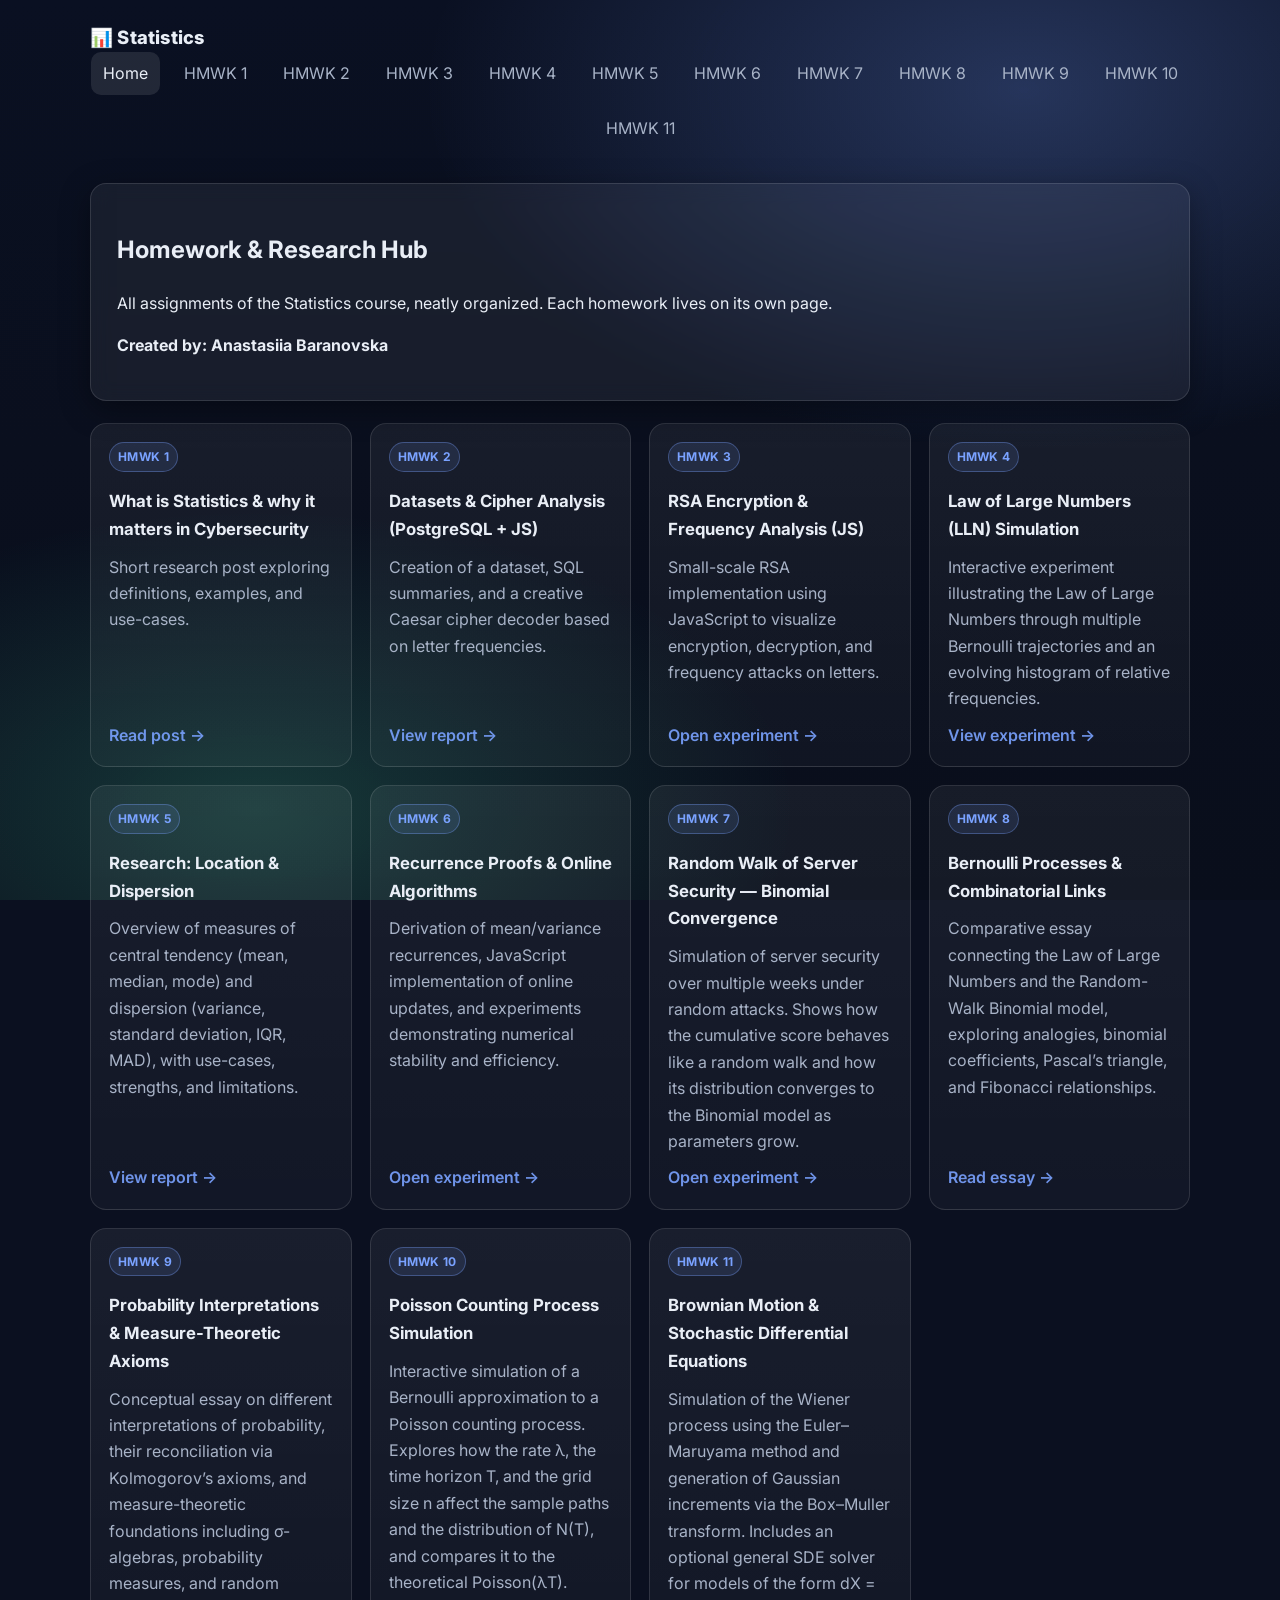
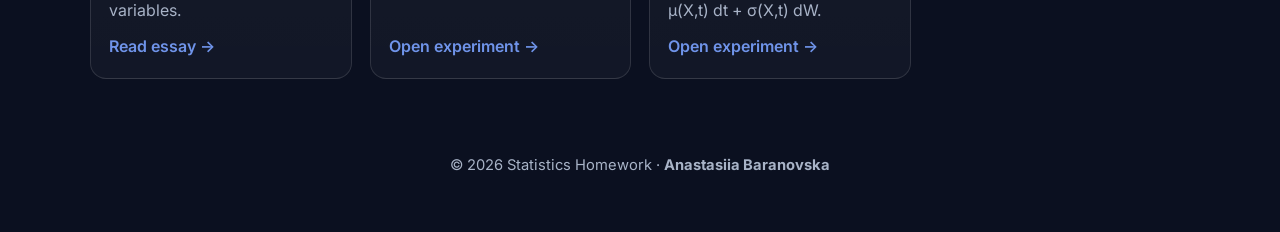
<file: index.html>
<!DOCTYPE html>
<html lang="en">
<head>
  <meta charset="UTF-8" />
  <meta name="viewport" content="width=device-width, initial-scale=1" />
  <title>Statistics – Homework Collection</title>
  <link rel="preconnect" href="https://fonts.googleapis.com">
  <link rel="preconnect" href="https://fonts.gstatic.com" crossorigin>
  <link href="https://fonts.googleapis.com/css2?family=Inter:wght@400;600;800&display=swap" rel="stylesheet">
  <link rel="stylesheet" href="style.css?v=8" />
</head>
<body>
  <div class="bg-gradient"></div>

  <header class="site-header container">
    <a class="brand" href="index.html">📊 Statistics</a>
    <nav class="nav">
        <a href="index.html" class="nav-link active">Home</a>
        <a href="hmwk1.html" class="nav-link">HMWK 1</a>
        <a href="hmwk2.html" class="nav-link">HMWK 2</a>
        <a href="hmwk3.html" class="nav-link">HMWK 3</a>
        <a href="hmwk4.html" class="nav-link">HMWK 4</a>
        <a href="hmwk5.html" class="nav-link">HMWK 5</a>
        <a href="hmwk6.html" class="nav-link">HMWK 6</a>
        <a href="hmwk7.html" class="nav-link">HMWK 7</a>
        <a href="hmwk8.html" class="nav-link">HMWK 8</a>
        <a href="hmwk9.html" class="nav-link">HMWK 9</a>
        <a href="hmwk10.html" class="nav-link">HMWK 10</a>
        <a href="hmwk11.html" class="nav-link">HMWK 11</a>
      </nav>      
  </header>

  <main class="container">
    <section class="hero glass">
        <h1>Homework & Research Hub</h1>
        <p>All assignments of the Statistics course, neatly organized. Each homework lives on its own page.</p>
        <p><strong>Created by: Anastasiia Baranovska</strong></p>
    </section>      

    <section class="grid">
      <!-- Card HMWK 1 -->
      <a class="card" href="hmwk1.html">
        <div class="card-badge">HMWK 1</div>
        <h3>What is Statistics & why it matters in Cybersecurity</h3>
        <p>Short research post exploring definitions, examples, and use-cases.</p>
        <span class="card-cta">Read post →</span>
      </a>

      <a class="card" href="hmwk2.html">
        <div class="card-badge">HMWK 2</div>
        <h3>Datasets & Cipher Analysis (PostgreSQL + JS)</h3>
        <p>
          Creation of a dataset, SQL summaries, and a creative Caesar cipher decoder
          based on letter frequencies.
        </p>
        <span class="card-cta">View report →</span>
      </a>      
      
      <a class="card" href="hmwk3.html">
        <div class="card-badge">HMWK 3</div>
        <h3>RSA Encryption & Frequency Analysis (JS)</h3>
        <p>
          Small-scale RSA implementation using JavaScript to visualize encryption,
          decryption, and frequency attacks on letters.
        </p>
        <span class="card-cta">Open experiment →</span>
      </a>

      <a class="card" href="hmwk4.html">
        <div class="card-badge">HMWK 4</div>
        <h3>Law of Large Numbers (LLN) Simulation</h3>
        <p>
          Interactive experiment illustrating the Law of Large Numbers through multiple
          Bernoulli trajectories and an evolving histogram of relative frequencies.
        </p>
        <span class="card-cta">View experiment →</span>
      </a>      

      <a class="card" href="hmwk5.html">
        <div class="card-badge">HMWK 5</div>
        <h3>Research: Location & Dispersion</h3>
        <p>
          Overview of measures of central tendency (mean, median, mode) and dispersion
          (variance, standard deviation, IQR, MAD), with use-cases, strengths, and limitations.
        </p>
        <span class="card-cta">View report →</span>
      </a>
      
      <a class="card" href="hmwk6.html">
        <div class="card-badge">HMWK 6</div>
        <h3>Recurrence Proofs & Online Algorithms</h3>
        <p>
          Derivation of mean/variance recurrences, JavaScript implementation of online
          updates, and experiments demonstrating numerical stability and efficiency.
        </p>
        <span class="card-cta">Open experiment →</span>
      </a>      

      <a class="card" href="hmwk7.html">
        <div class="card-badge">HMWK 7</div>
        <h3>Random Walk of Server Security — Binomial Convergence</h3>
        <p>
          Simulation of server security over multiple weeks under random attacks.
          Shows how the cumulative score behaves like a random walk and how its
          distribution converges to the Binomial model as parameters grow.
        </p>
        <span class="card-cta">Open experiment →</span>
      </a>  
      
      <a class="card" href="hmwk8.html">
        <div class="card-badge">HMWK 8</div>
        <h3>Bernoulli Processes & Combinatorial Links</h3>
        <p>
          Comparative essay connecting the Law of Large Numbers and the Random-Walk Binomial model,
          exploring analogies, binomial coefficients, Pascal’s triangle, and Fibonacci relationships.
        </p>
        <span class="card-cta">Read essay →</span>
      </a>      

      <a class="card" href="hmwk9.html">
        <div class="card-badge">HMWK 9</div>
        <h3>Probability Interpretations & Measure-Theoretic Axioms</h3>
        <p>
          Conceptual essay on different interpretations of probability, their reconciliation
          via Kolmogorov’s axioms, and measure-theoretic foundations including σ-algebras,
          probability measures, and random variables.
        </p>
        <span class="card-cta">Read essay →</span>
      </a>  
      
      <a class="card" href="hmwk10.html">
        <div class="card-badge">HMWK 10</div>
        <h3>Poisson Counting Process Simulation</h3>
        <p>
          Interactive simulation of a Bernoulli approximation to a Poisson counting process.
          Explores how the rate λ, the time horizon T, and the grid size n affect the sample
          paths and the distribution of N(T), and compares it to the theoretical Poisson(λT).
        </p>
        <span class="card-cta">Open experiment →</span>
      </a>
      
      <a class="card" href="hmwk11.html">
        <div class="card-badge">HMWK 11</div>
        <h3>Brownian Motion & Stochastic Differential Equations</h3>
        <p>
          Simulation of the Wiener process using the Euler–Maruyama method and
          generation of Gaussian increments via the Box–Muller transform.
          Includes an optional general SDE solver for models of the form
          dX = μ(X,t) dt + σ(X,t) dW.
        </p>
        <span class="card-cta">Open experiment →</span>
      </a>
      
    </section>
  </main>

  <footer class="site-footer container">
    <p>© <span id="y"></span> Statistics Homework · <strong>Anastasiia Baranovska</strong></p>
  </footer>

  <script>
    document.getElementById('y').textContent = new Date().getFullYear();
  </script>
</body>
</html>
</file>
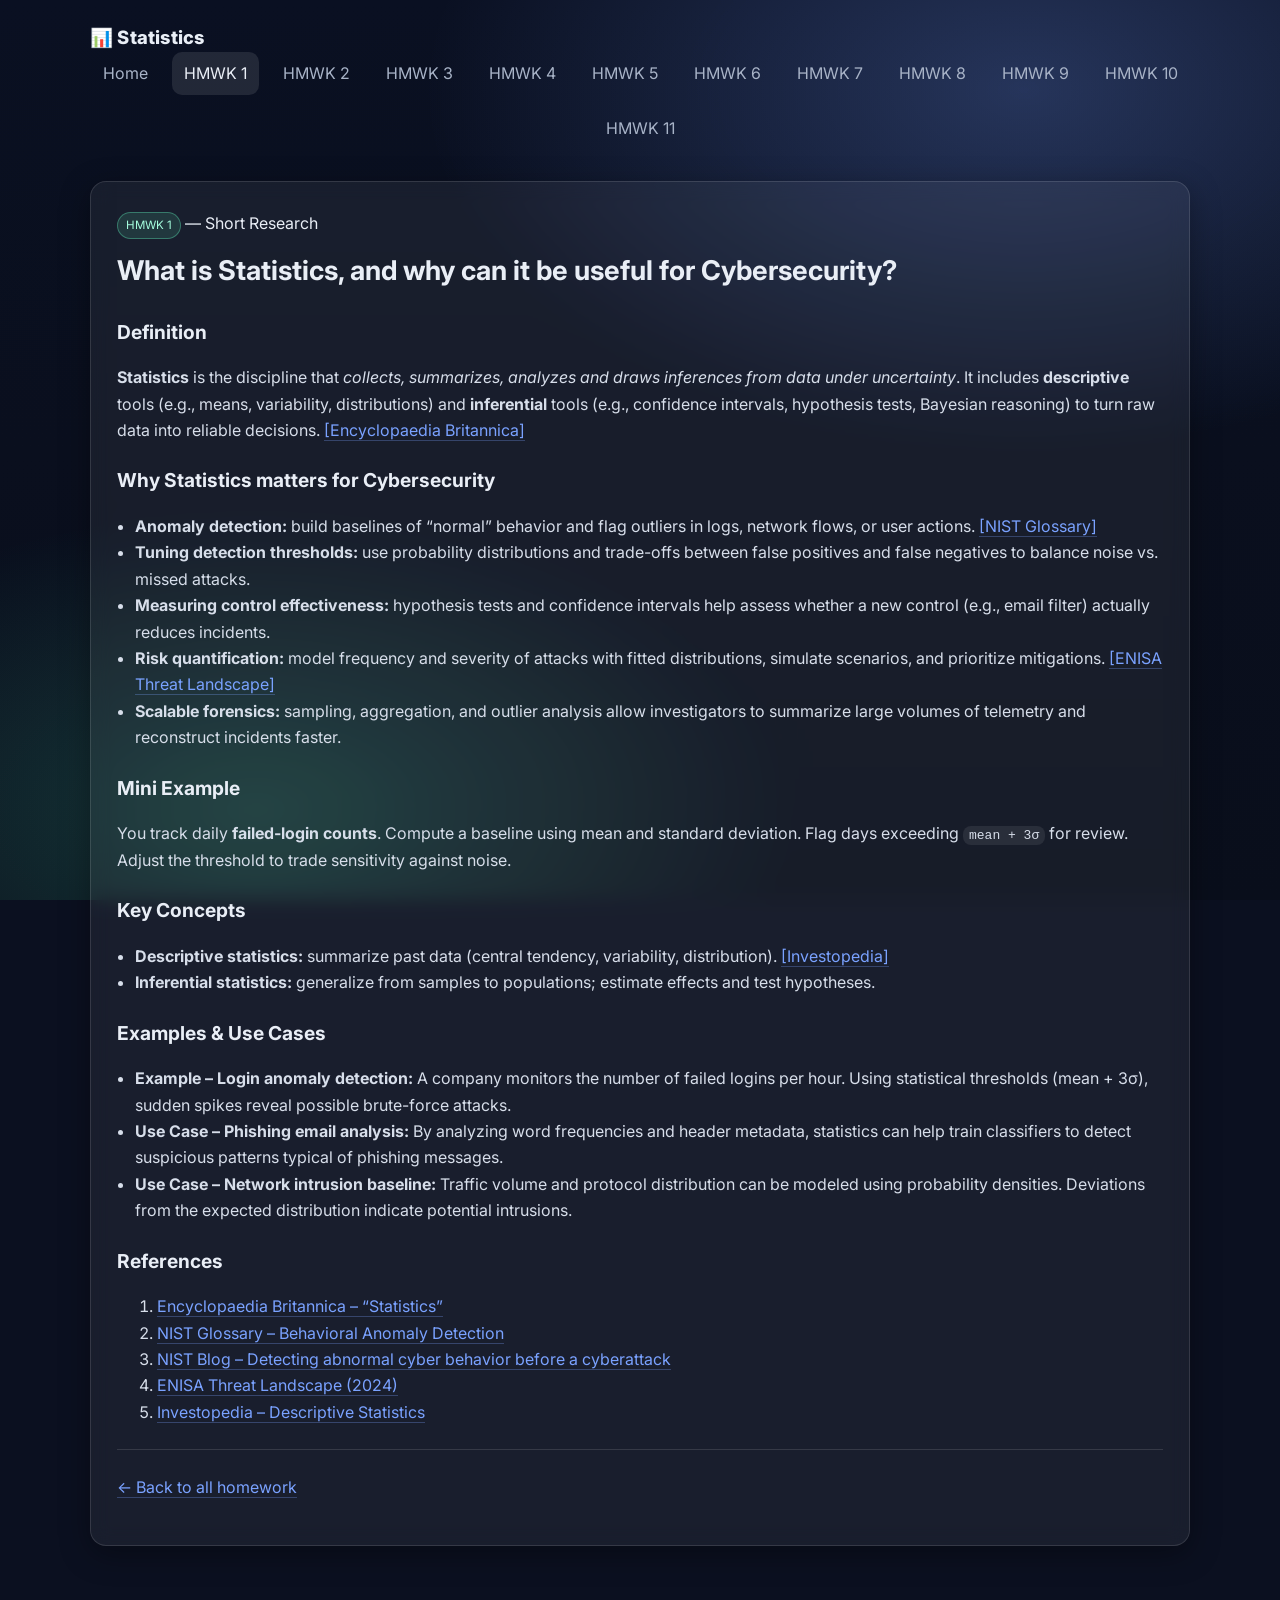
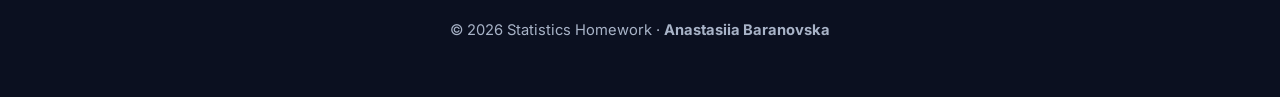
<file: hmwk1.html>
<!DOCTYPE html>
<html lang="en">
<head>
  <meta charset="UTF-8" />
  <meta name="viewport" content="width=device-width, initial-scale=1" />
  <title>   HMWK 1 · Statistics & Cybersecurity</title>
  <link rel="preconnect" href="https://fonts.googleapis.com">
  <link rel="preconnect" href="https://fonts.gstatic.com" crossorigin>
  <link href="https://fonts.googleapis.com/css2?family=Inter:wght@400;600;800&display=swap" rel="stylesheet">
  <link rel="stylesheet" href="style.css?v=8" />
</head>
<body>
  <div class="bg-gradient"></div>

  <header class="site-header container">
    <a class="brand" href="index.html">📊 Statistics</a>
    <nav class="nav">
      <a href="index.html" class="nav-link">Home</a>
      <a href="hmwk1.html" class="nav-link active">HMWK 1</a>
      <a href="hmwk2.html" class="nav-link">HMWK 2</a>
      <a href="hmwk3.html" class="nav-link">HMWK 3</a>
      <a href="hmwk4.html" class="nav-link">HMWK 4</a>
      <a href="hmwk5.html" class="nav-link">HMWK 5</a>
      <a href="hmwk6.html" class="nav-link">HMWK 6</a>
      <a href="hmwk7.html" class="nav-link">HMWK 7</a>
      <a href="hmwk8.html" class="nav-link">HMWK 8</a>
      <a href="hmwk9.html" class="nav-link">HMWK 9</a>
      <a href="hmwk10.html" class="nav-link">HMWK 10</a>
      <a href="hmwk11.html" class="nav-link">HMWK 11</a>
    </nav>
  </header>

  <main class="container">
    <article class="post glass">
        <div class="post-meta">
          <span class="badge">HMWK 1</span>
          <span>—</span>
          <span>Short Research</span>
        </div>
      
        <h1>What is Statistics, and why can it be useful for Cybersecurity?</h1>
      
        <h2>Definition</h2>
        <p>
          <strong>Statistics</strong> is the discipline that
          <em>collects, summarizes, analyzes and draws inferences from data under uncertainty</em>.
          It includes <strong>descriptive</strong> tools (e.g., means, variability, distributions)
          and <strong>inferential</strong> tools (e.g., confidence intervals, hypothesis tests, Bayesian reasoning)
          to turn raw data into reliable decisions.
          <a href="https://www.britannica.com/science/statistics" target="_blank">[Encyclopaedia Britannica]</a>
        </p>
      
        <h2>Why Statistics matters for Cybersecurity</h2>
        <ul>
          <li>
            <strong>Anomaly detection:</strong> build baselines of “normal” behavior and flag outliers in logs,
            network flows, or user actions.
            <a href="https://csrc.nist.gov/glossary/term/behavioral_anomaly_detection" target="_blank">[NIST Glossary]</a>
          </li>
          <li>
            <strong>Tuning detection thresholds:</strong> use probability distributions and trade-offs between
            false positives and false negatives to balance noise vs. missed attacks.
          </li>
          <li>
            <strong>Measuring control effectiveness:</strong> hypothesis tests and confidence intervals
            help assess whether a new control (e.g., email filter) actually reduces incidents.
          </li>
          <li>
            <strong>Risk quantification:</strong> model frequency and severity of attacks with fitted distributions,
            simulate scenarios, and prioritize mitigations.
            <a href="https://www.enisa.europa.eu/topics/threat-risk-management/threats-and-trends" target="_blank">[ENISA Threat Landscape]</a>
          </li>
          <li>
            <strong>Scalable forensics:</strong> sampling, aggregation, and outlier analysis allow investigators
            to summarize large volumes of telemetry and reconstruct incidents faster.
          </li>
        </ul>
      
        <h2>Mini Example</h2>
        <p>
          You track daily <strong>failed-login counts</strong>. Compute a baseline using mean and standard deviation.
          Flag days exceeding <code>mean + 3σ</code> for review.
          Adjust the threshold to trade sensitivity against noise.
        </p>
      
        <h2>Key Concepts</h2>
        <ul>
          <li><strong>Descriptive statistics:</strong> summarize past data (central tendency, variability, distribution).
            <a href="https://www.investopedia.com/terms/d/descriptive_statistics.asp" target="_blank">[Investopedia]</a>
          </li>
          <li><strong>Inferential statistics:</strong> generalize from samples to populations; estimate effects and test hypotheses.</li>
        </ul>

        <h2>Examples & Use Cases</h2>
        <ul>
        <li>
            <strong>Example – Login anomaly detection:</strong> A company monitors the number of failed logins per hour.
            Using statistical thresholds (mean + 3σ), sudden spikes reveal possible brute-force attacks.
        </li>
        <li>
            <strong>Use Case – Phishing email analysis:</strong> By analyzing word frequencies and header metadata,
            statistics can help train classifiers to detect suspicious patterns typical of phishing messages.
        </li>
        <li>
            <strong>Use Case – Network intrusion baseline:</strong> Traffic volume and protocol distribution can be modeled
            using probability densities. Deviations from the expected distribution indicate potential intrusions.
        </li>
        </ul>

      
        <h2>References</h2>
        <ol>
          <li>
            <a href="https://www.britannica.com/science/statistics" target="_blank">Encyclopaedia Britannica – “Statistics”</a>
          </li>
          <li>
            <a href="https://csrc.nist.gov/glossary/term/behavioral_anomaly_detection" target="_blank">NIST Glossary – Behavioral Anomaly Detection</a>
          </li>
          <li>
            <a href="https://www.nist.gov/blogs/manufacturing-innovation-blog/detecting-abnormal-cyber-behavior-cyberattack" target="_blank">
              NIST Blog – Detecting abnormal cyber behavior before a cyberattack
            </a>
          </li>
          <li>
            <a href="https://www.enisa.europa.eu/topics/threat-risk-management/threats-and-trends" target="_blank">
              ENISA Threat Landscape (2024)
            </a>
          </li>
          <li>
            <a href="https://www.investopedia.com/terms/d/descriptive_statistics.asp" target="_blank">Investopedia – Descriptive Statistics</a>
          </li>
        </ol>
      
        <hr />
        <p class="back"><a href="index.html">← Back to all homework</a></p>
      </article>      
  </main>

  <footer class="site-footer container">
    <p>© <span id="y"></span> Statistics Homework · <strong>Anastasiia Baranovska</strong></p>
  </footer>

  <script>
    document.getElementById('y').textContent = new Date().getFullYear();
  </script>
</body>
</html>
</file>
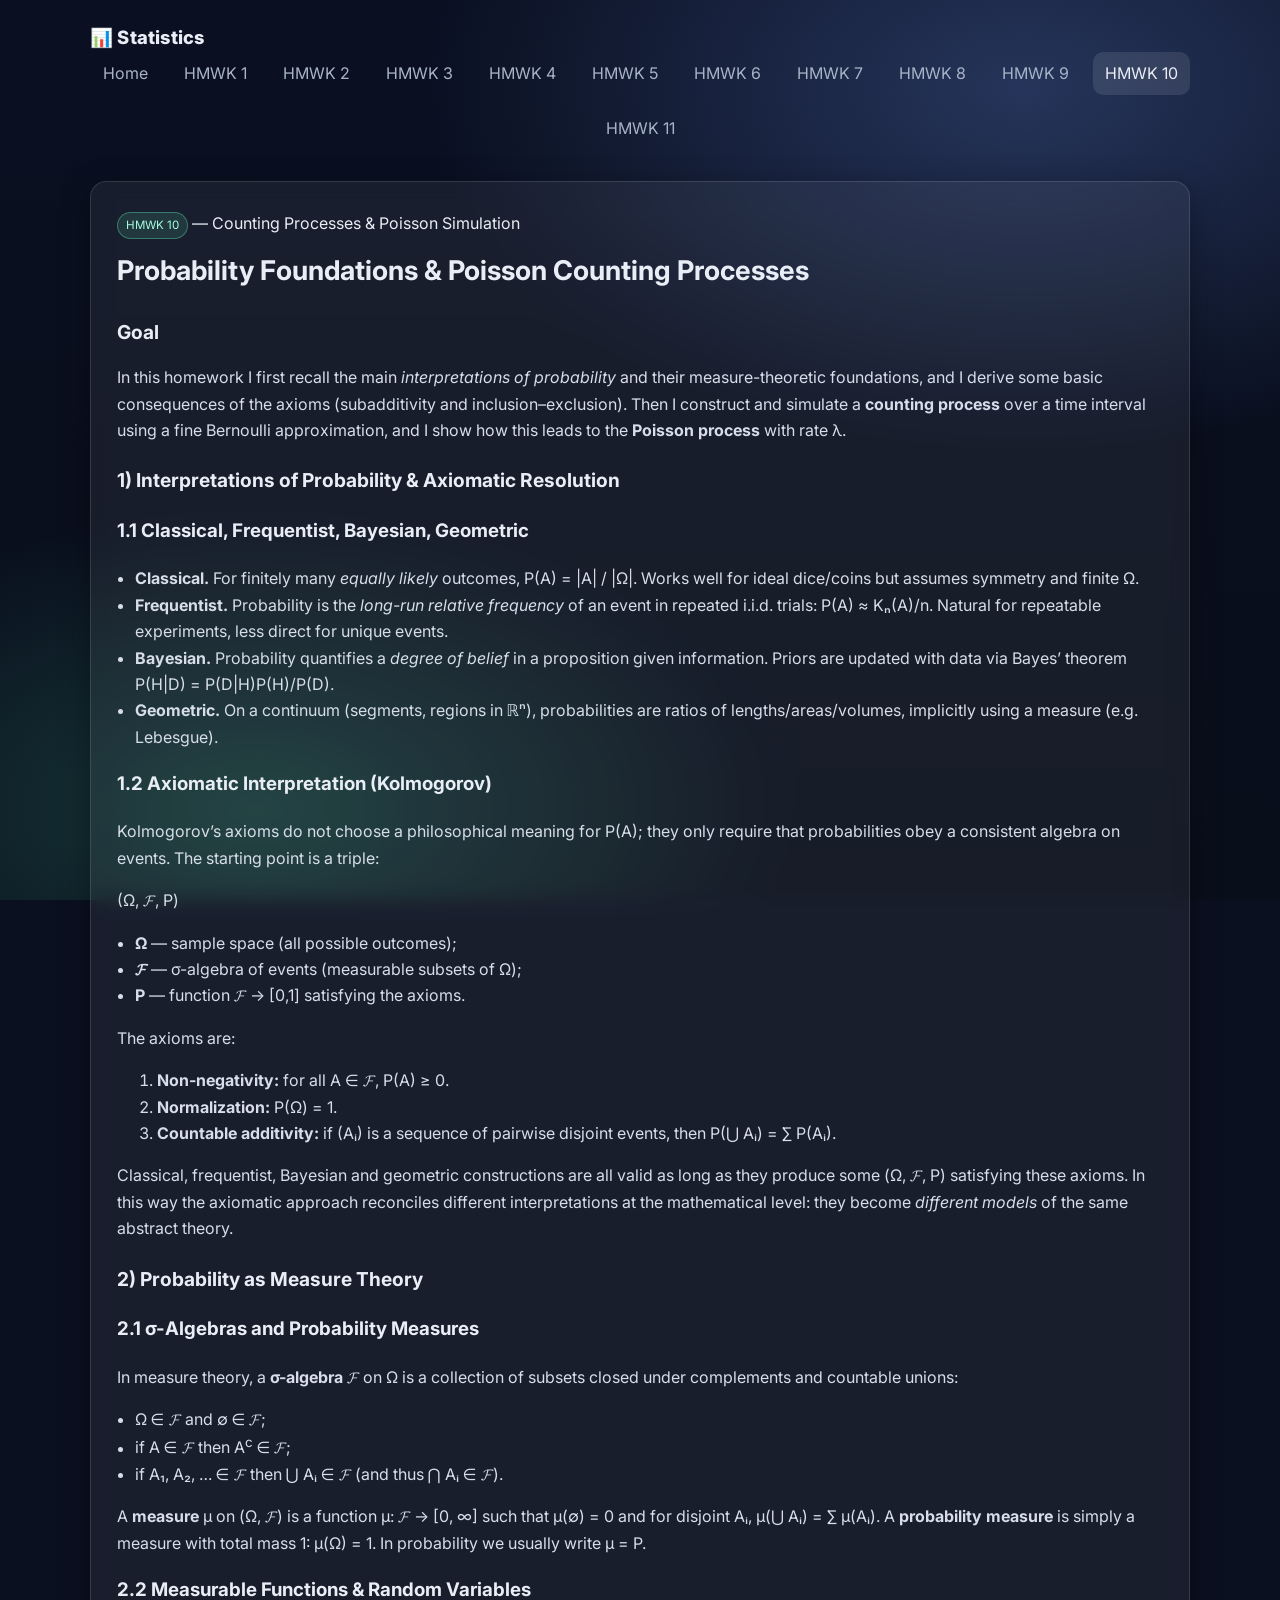
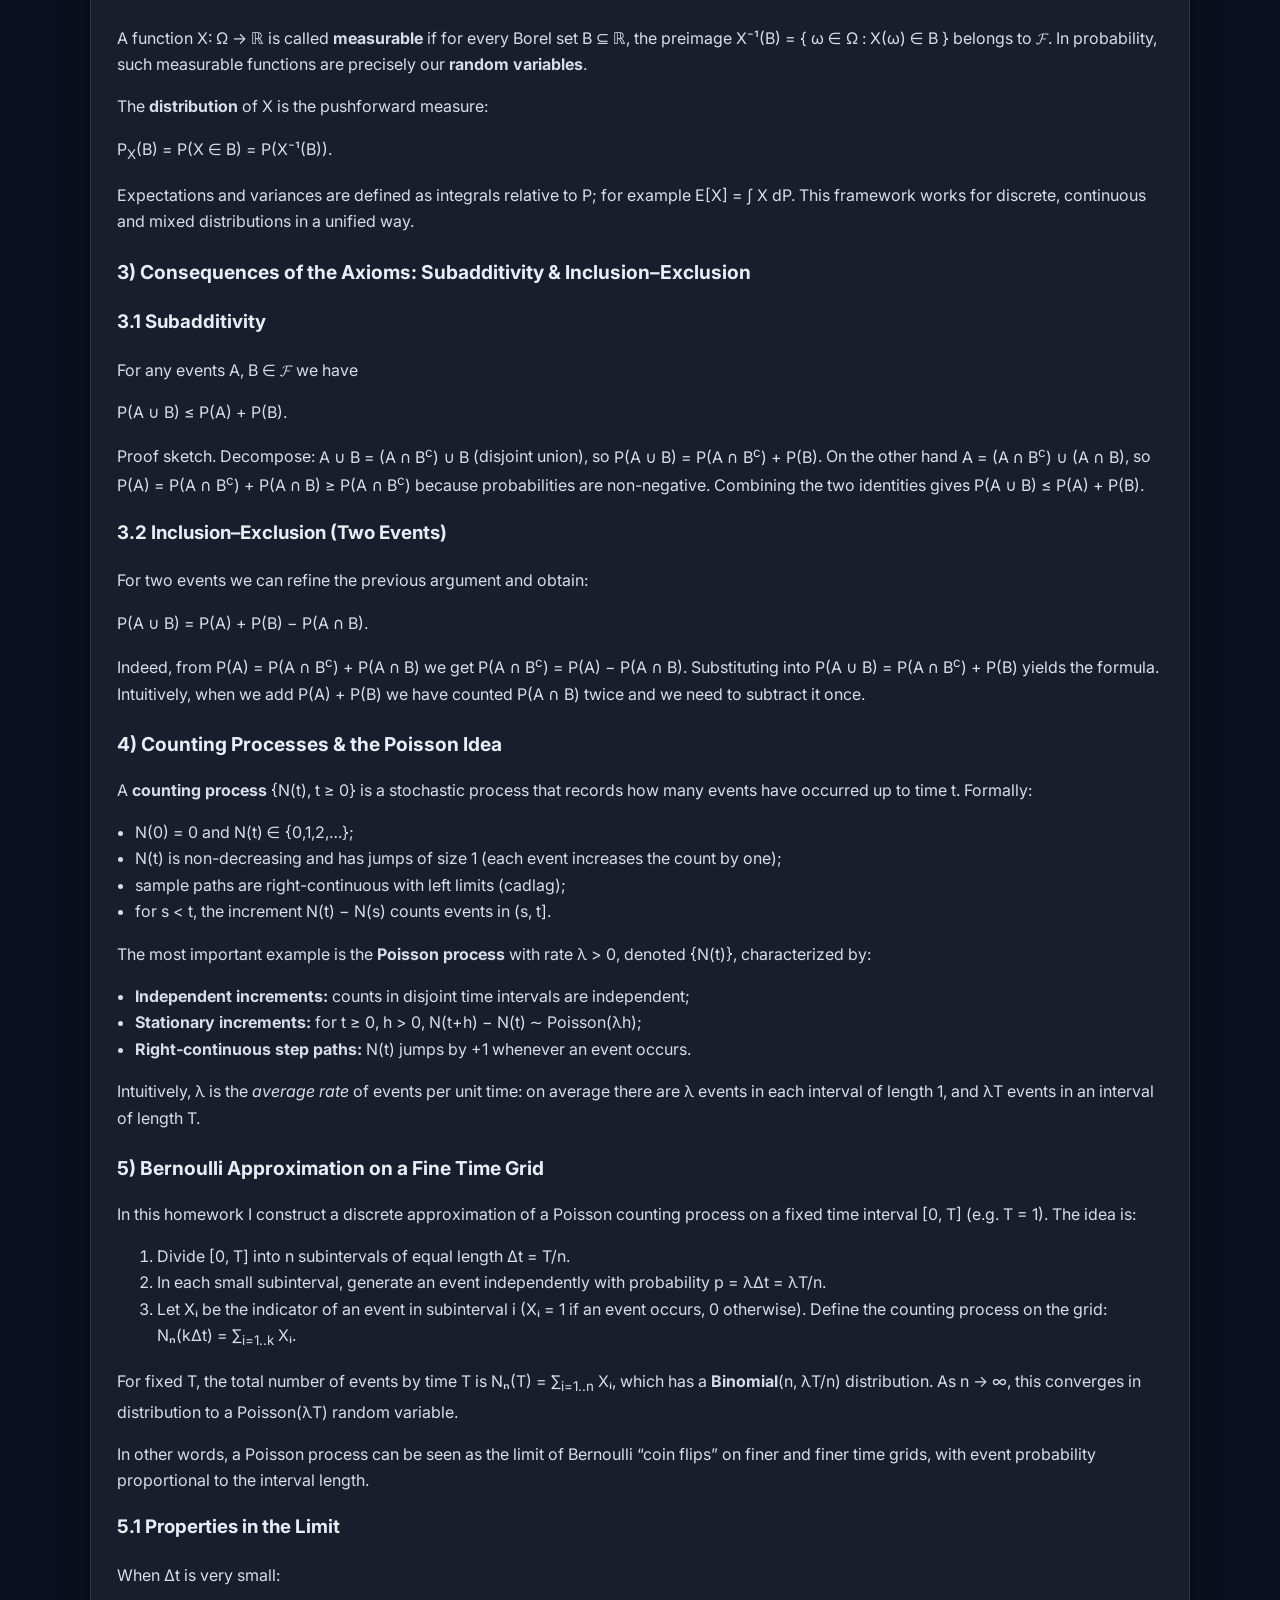
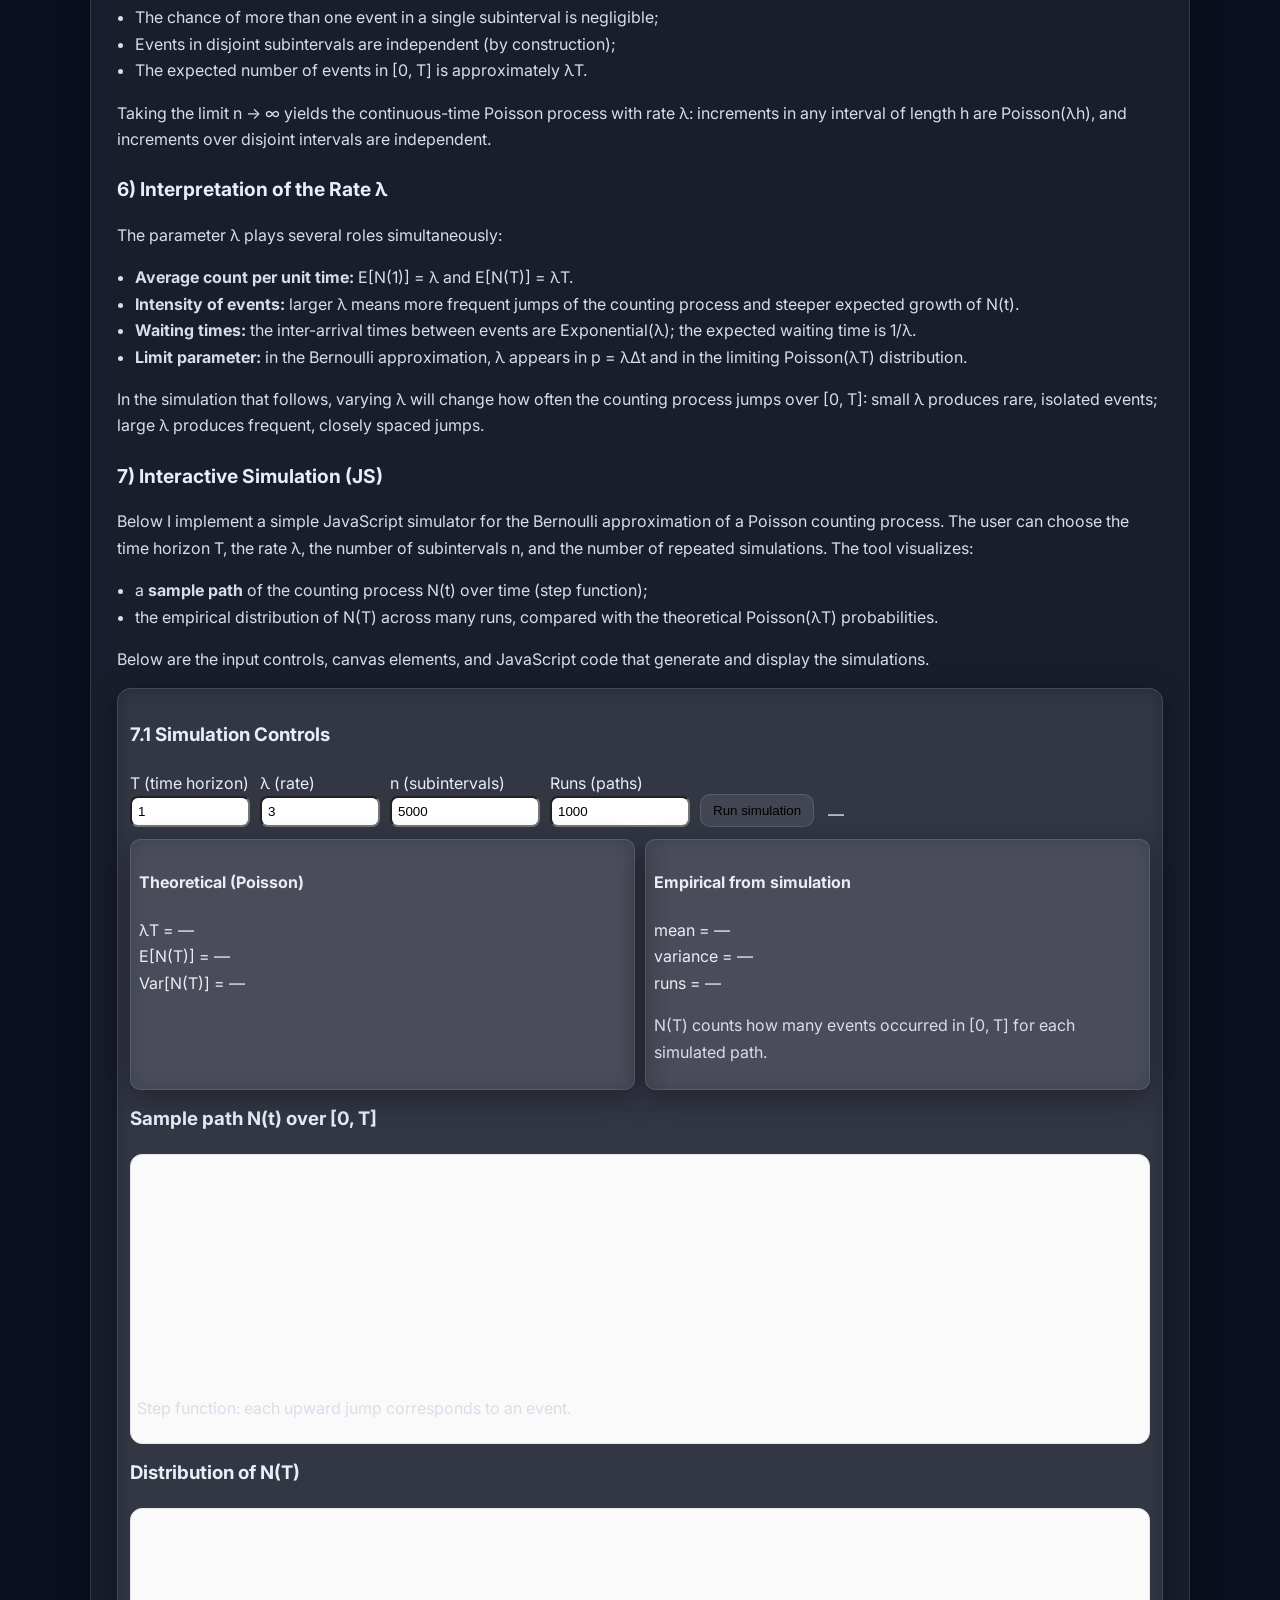
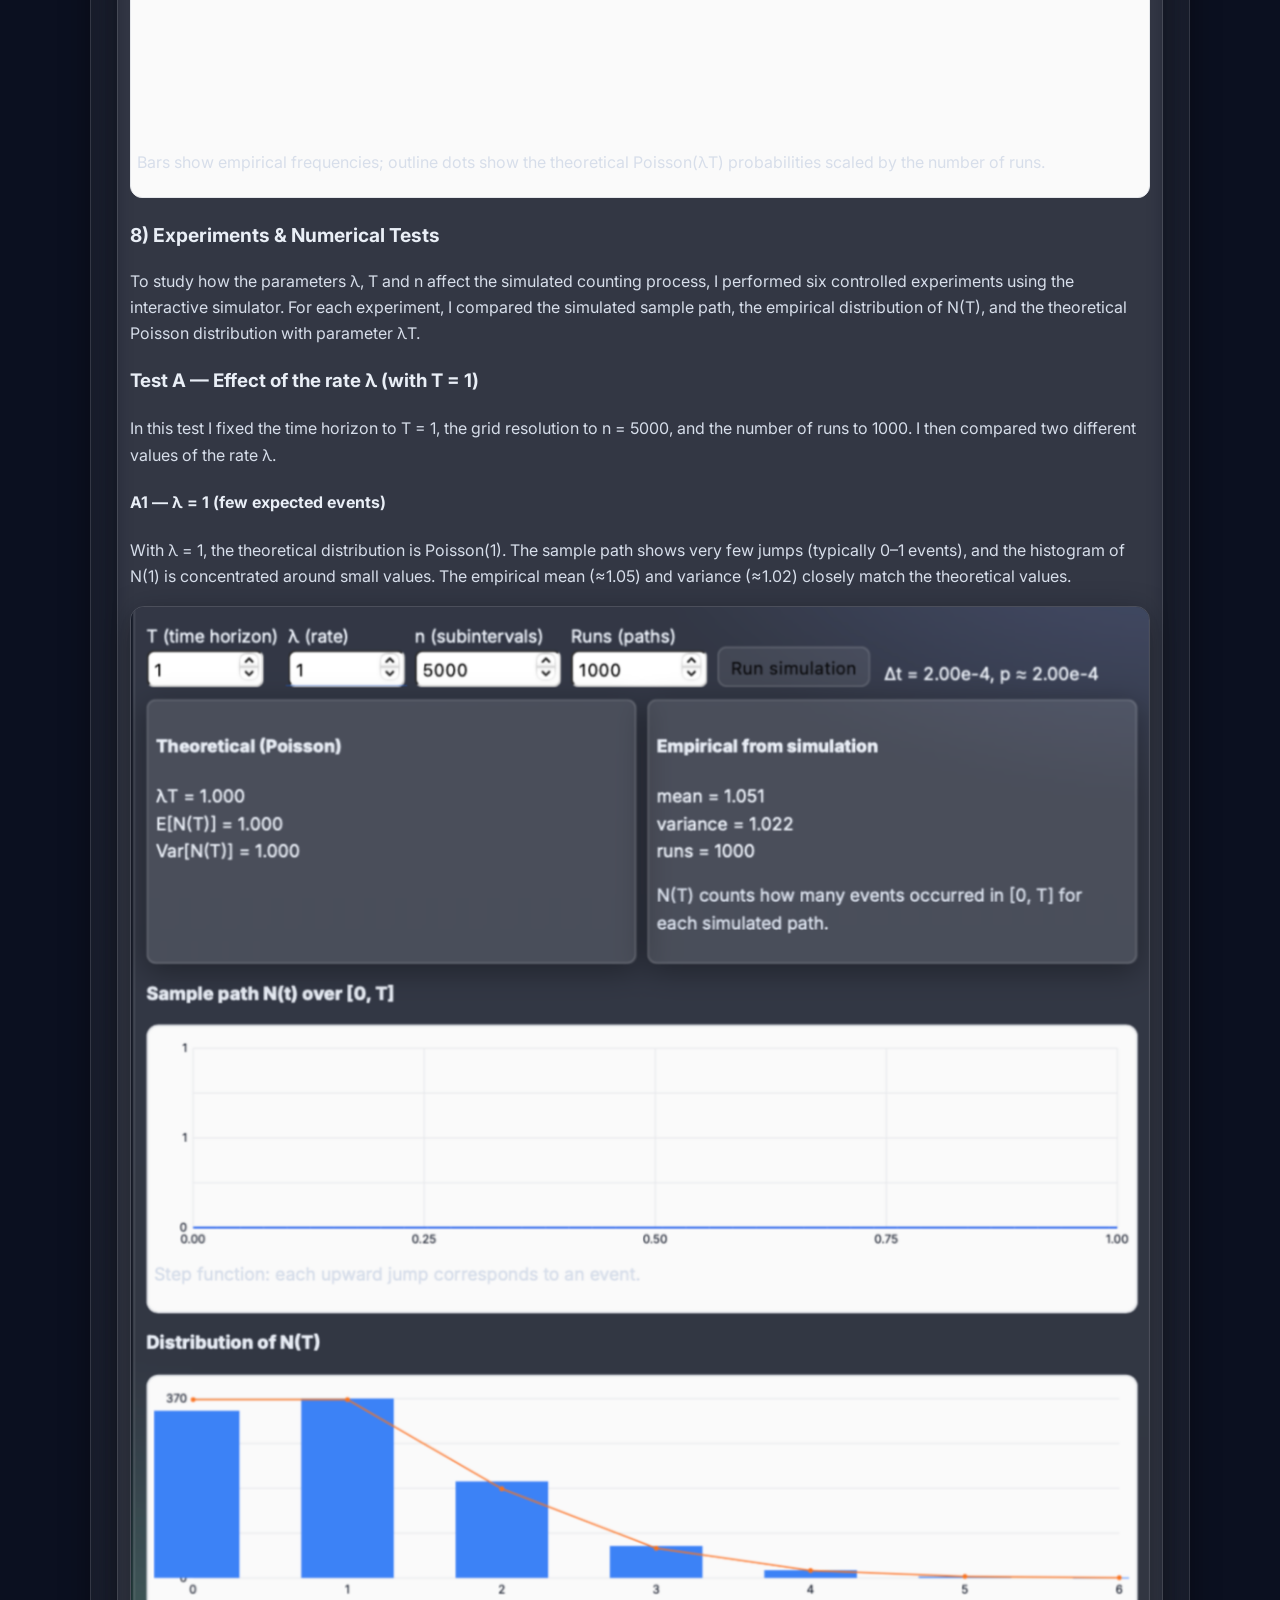
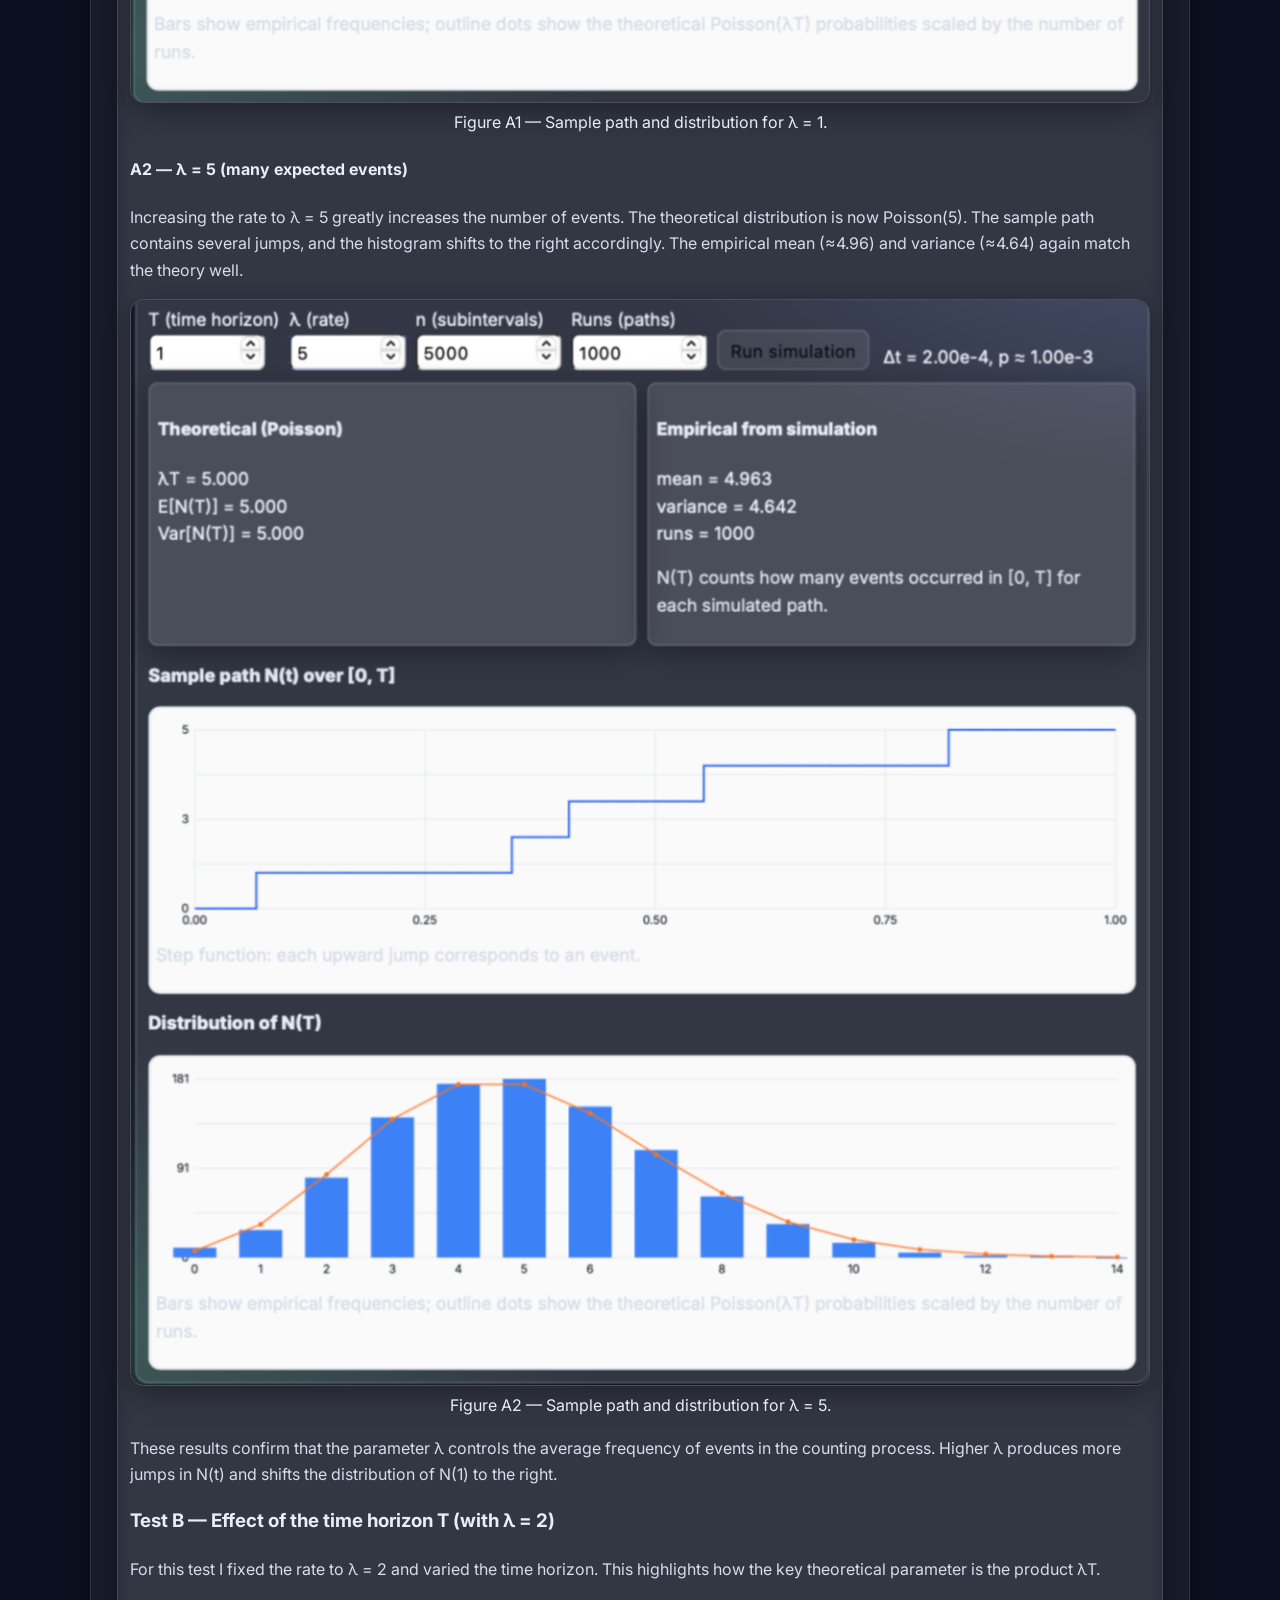
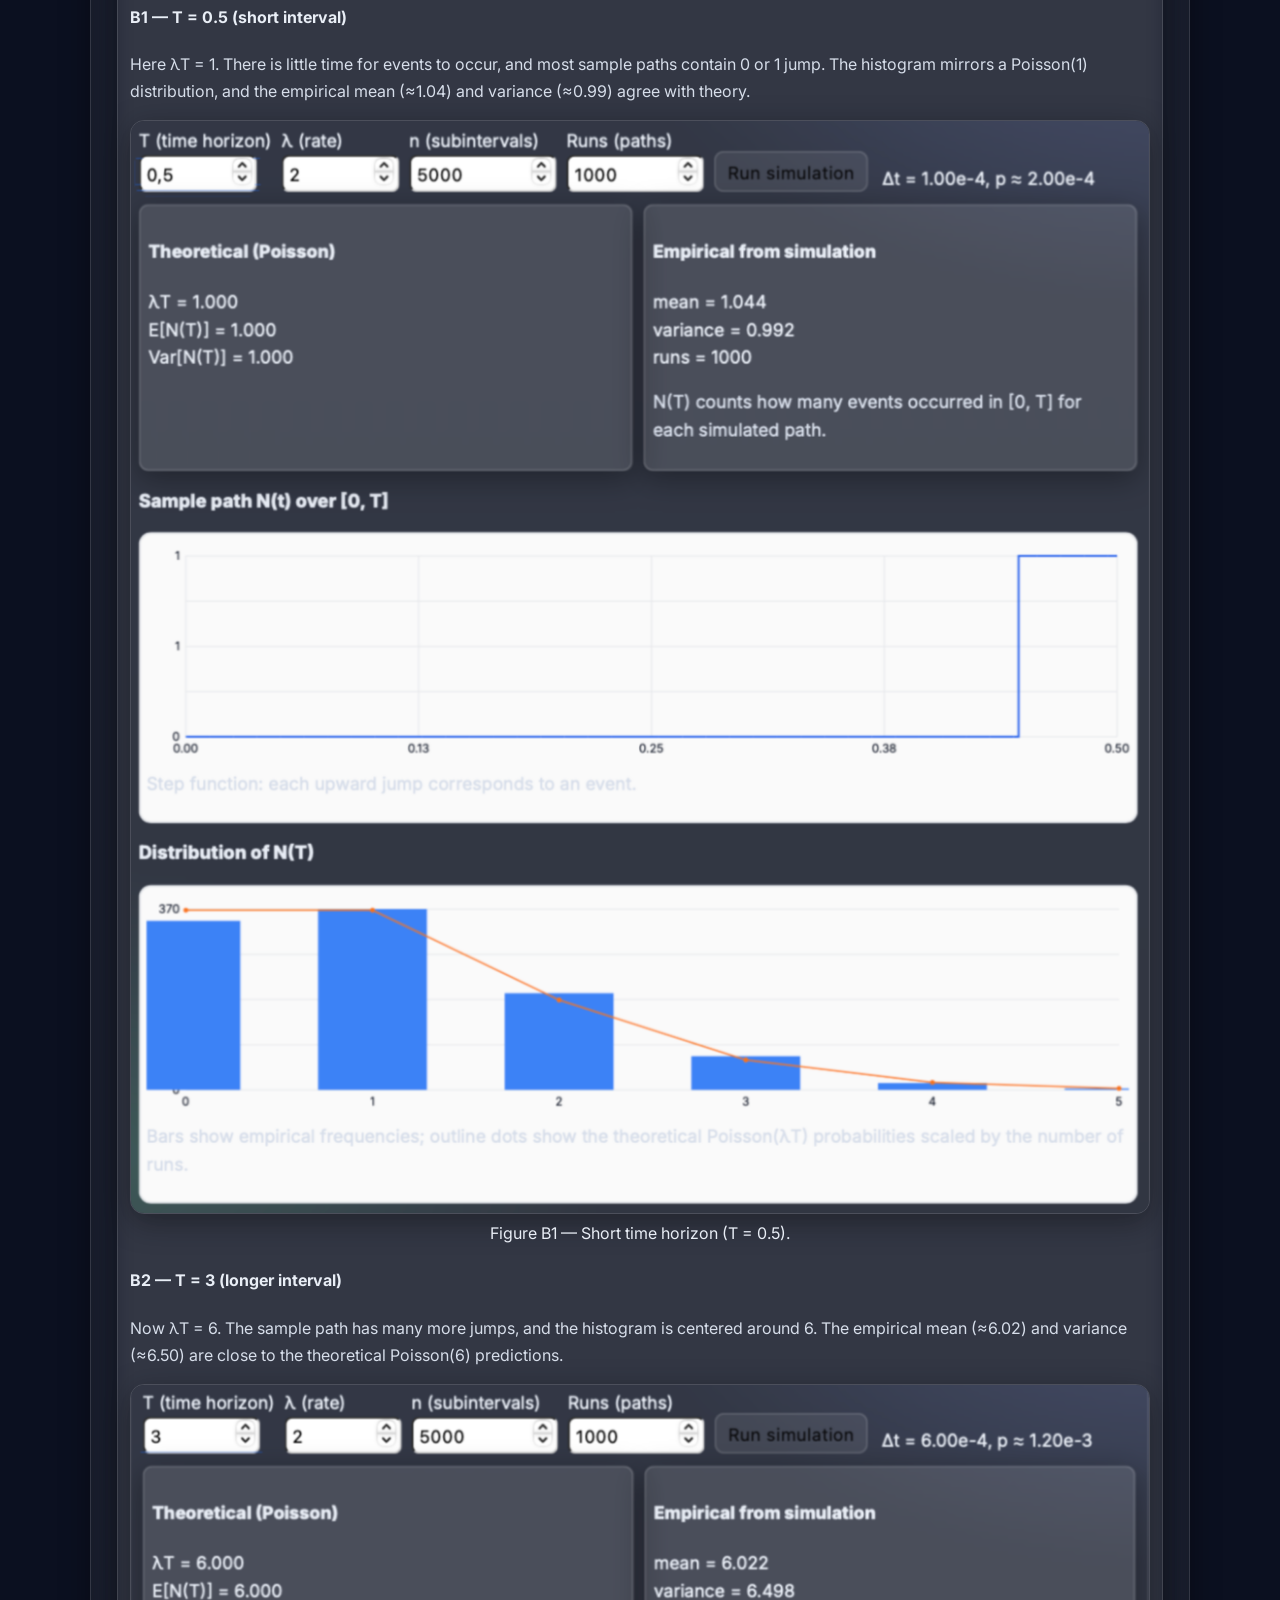
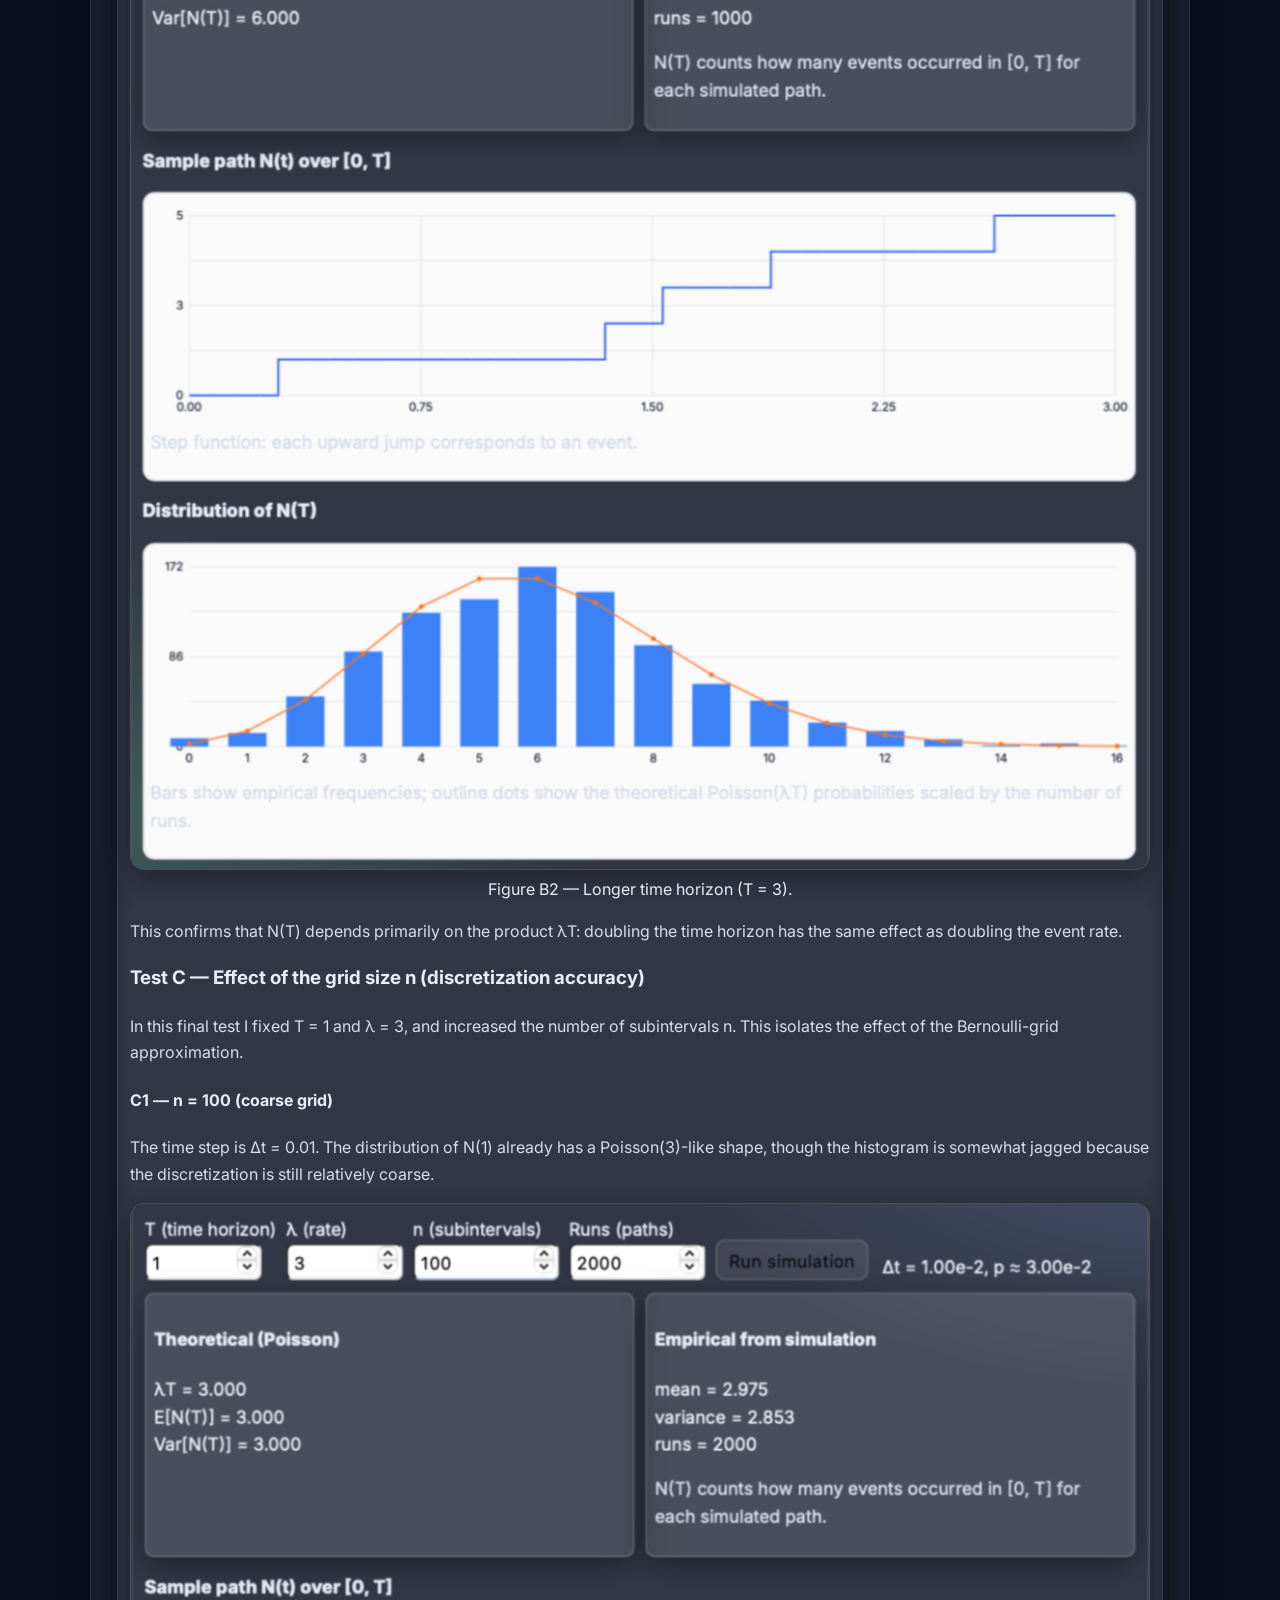
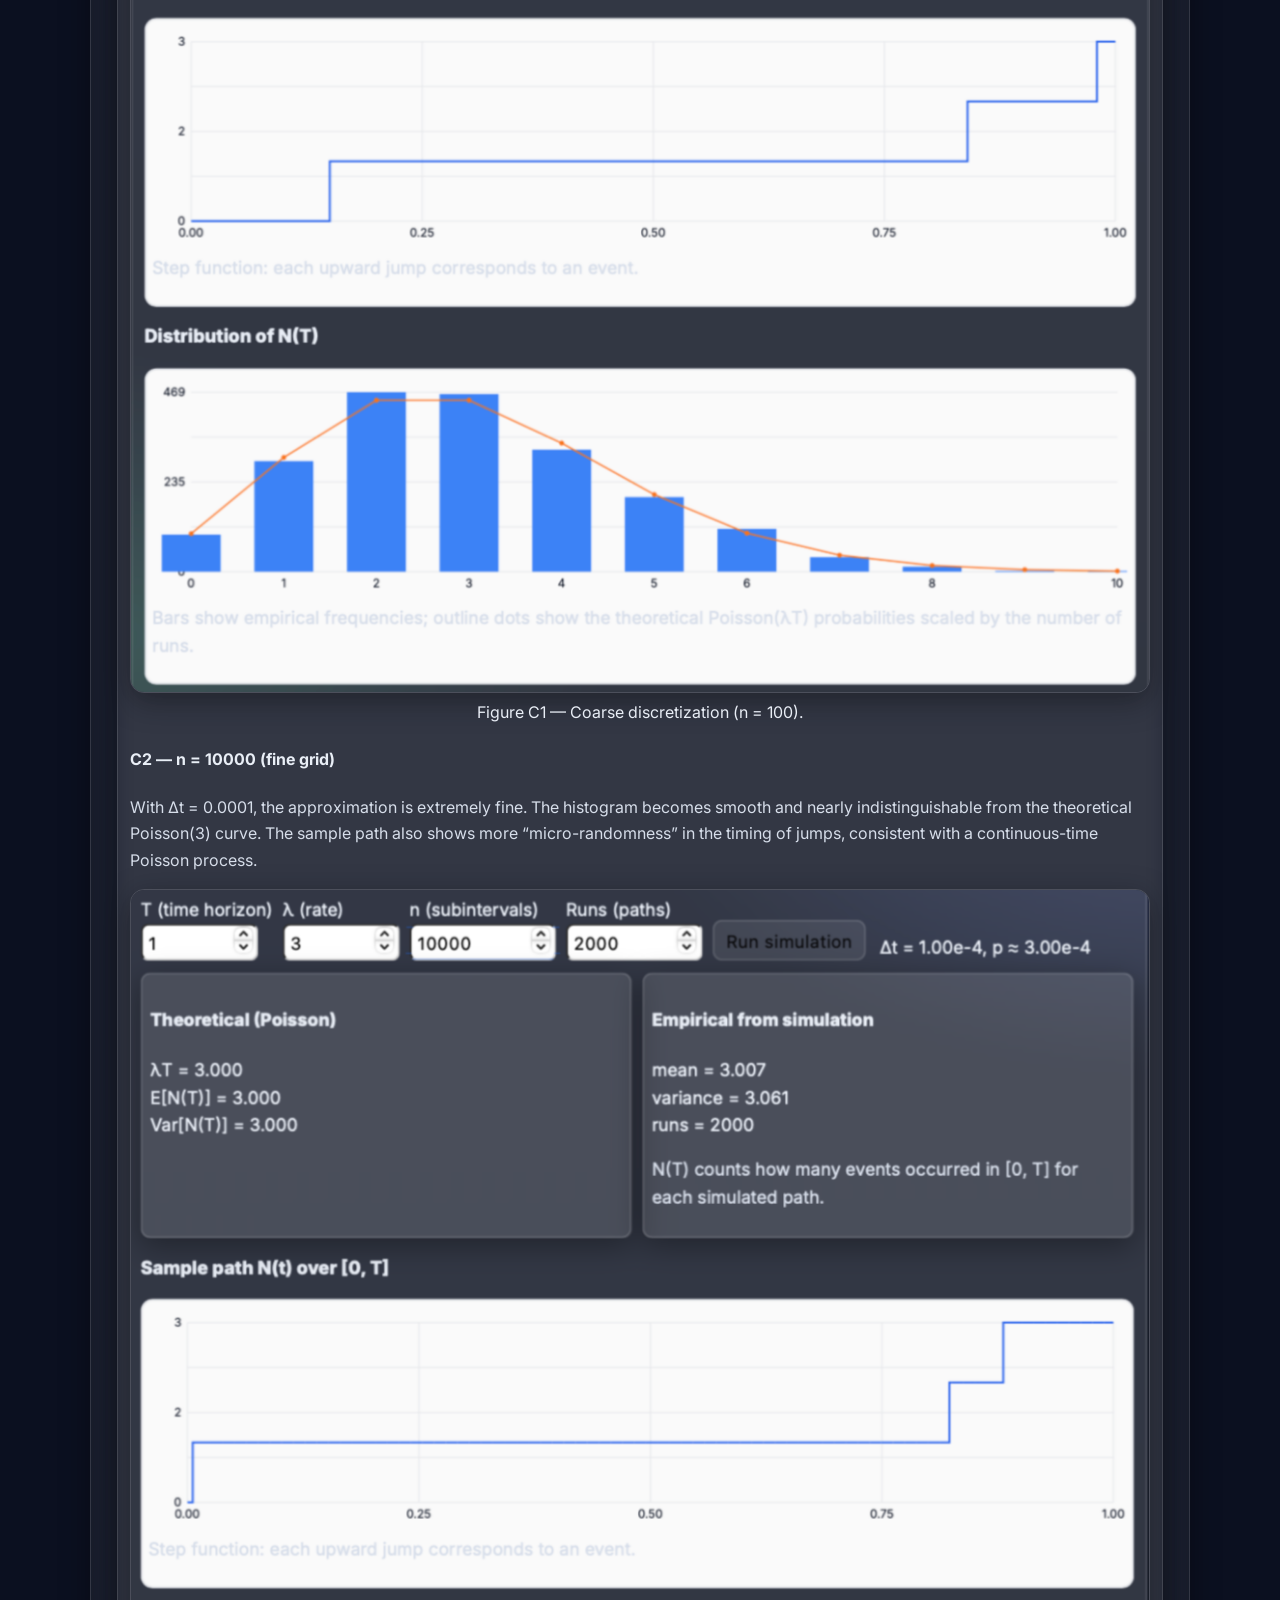
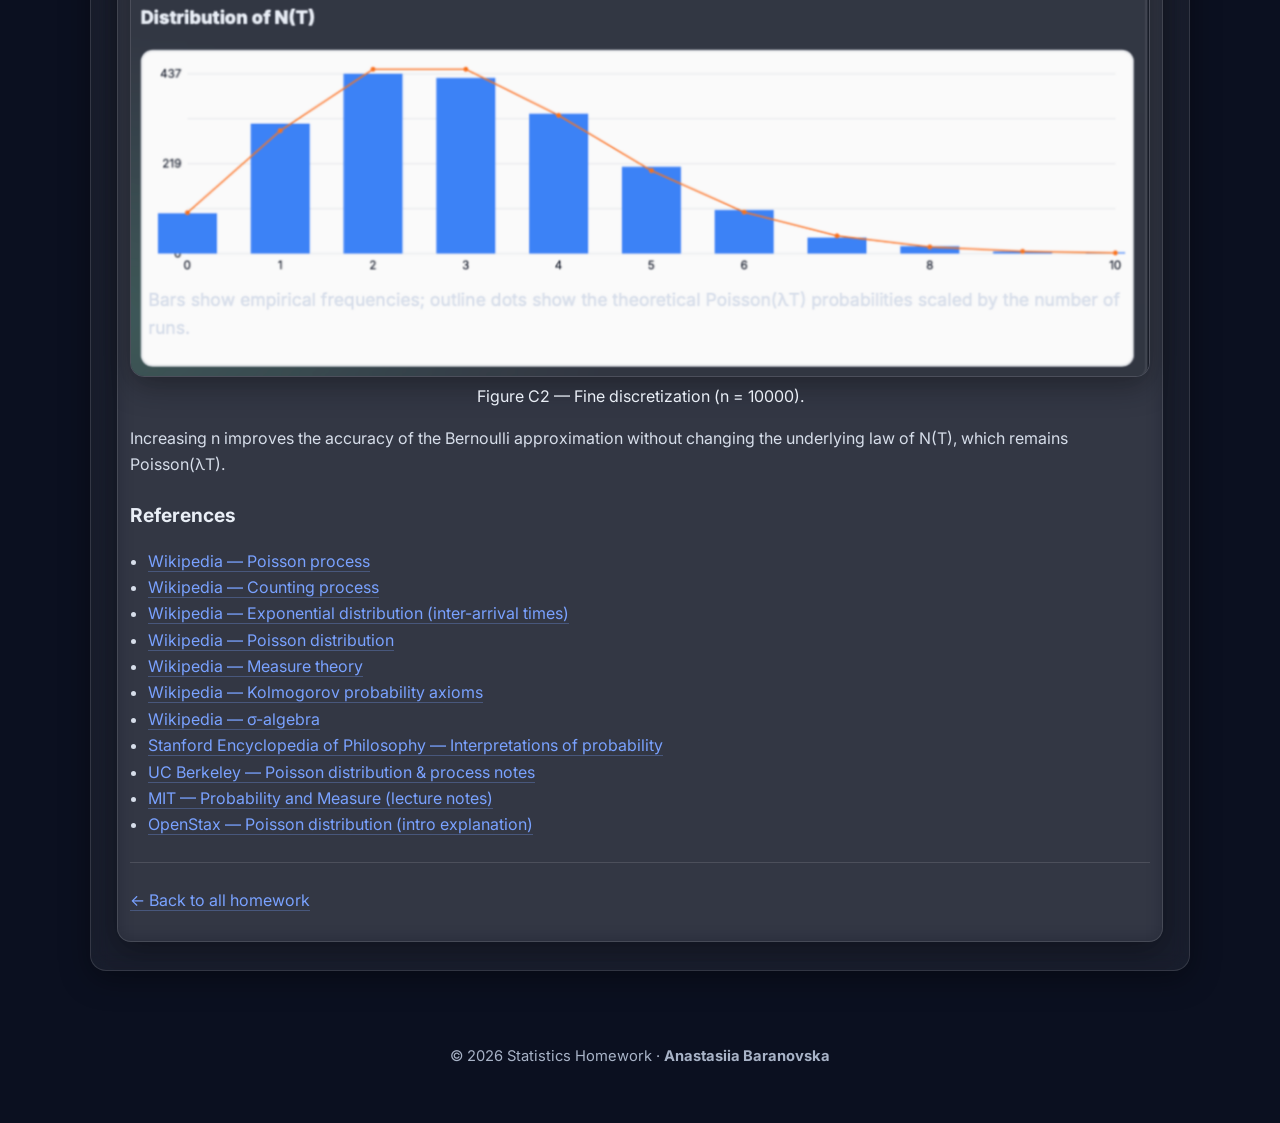
<file: hmwk10.html>
<!DOCTYPE html>
<html lang="en">
<head>
  <meta charset="UTF-8" />
  <meta name="viewport" content="width=device-width, initial-scale=1" />
  <title>HMWK 10 · Poisson Counting Process & Simulation</title>

  <link rel="preconnect" href="https://fonts.googleapis.com">
  <link rel="preconnect" href="https://fonts.gstatic.com" crossorigin>
  <link href="https://fonts.googleapis.com/css2?family=Inter:wght@400;600;800&display=swap" rel="stylesheet">
  <link rel="stylesheet" href="style.css?v=8" />
</head>

<body>
  <div class="bg-gradient" style="pointer-events:none; z-index:-1;"></div>

  <header class="site-header container">
    <a class="brand" href="index.html">📊 Statistics</a>
    <nav class="nav">
      <a href="index.html" class="nav-link">Home</a>
      <a href="hmwk1.html" class="nav-link">HMWK 1</a>
      <a href="hmwk2.html" class="nav-link">HMWK 2</a>
      <a href="hmwk3.html" class="nav-link">HMWK 3</a>
      <a href="hmwk4.html" class="nav-link">HMWK 4</a>
      <a href="hmwk5.html" class="nav-link">HMWK 5</a>
      <a href="hmwk6.html" class="nav-link">HMWK 6</a>
      <a href="hmwk7.html" class="nav-link">HMWK 7</a>
      <a href="hmwk8.html" class="nav-link">HMWK 8</a>
      <a href="hmwk9.html" class="nav-link">HMWK 9</a>
      <a href="hmwk10.html" class="nav-link active">HMWK 10</a>
      <a href="hmwk11.html" class="nav-link">HMWK 11</a>
    </nav>
  </header>

  <main class="container">
    <article class="post glass">

      <div class="post-meta">
        <span class="badge">HMWK 10</span>
        <span>—</span>
        <span>Counting Processes & Poisson Simulation</span>
      </div>

      <h1>Probability Foundations & Poisson Counting Processes</h1>

      <h2>Goal</h2>
      <p>
        In this homework I first recall the main <em>interpretations of probability</em> and their
        measure-theoretic foundations, and I derive some basic consequences of the axioms
        (subadditivity and inclusion–exclusion).
        Then I construct and simulate a <strong>counting process</strong> over a time interval
        using a fine Bernoulli approximation, and I show how this leads to the
        <strong>Poisson process</strong> with rate λ.
      </p>

      <!-- 1. Interpretations & axioms -->

      <h2>1) Interpretations of Probability & Axiomatic Resolution</h2>

      <h3>1.1 Classical, Frequentist, Bayesian, Geometric</h3>
      <ul>
        <li>
          <strong>Classical.</strong> For finitely many <em>equally likely</em> outcomes,
          <span class="mono">P(A) = |A| / |Ω|</span>. Works well for ideal dice/coins but assumes
          symmetry and finite Ω.
        </li>
        <li>
          <strong>Frequentist.</strong> Probability is the <em>long-run relative frequency</em>
          of an event in repeated i.i.d. trials:
          <span class="mono">P(A) ≈ Kₙ(A)/n</span>. Natural for repeatable experiments, less direct
          for unique events.
        </li>
        <li>
          <strong>Bayesian.</strong> Probability quantifies a <em>degree of belief</em> in a
          proposition given information. Priors are updated with data via Bayes’ theorem
          <span class="mono">P(H|D) = P(D|H)P(H)/P(D)</span>.
        </li>
        <li>
          <strong>Geometric.</strong> On a continuum (segments, regions in ℝⁿ), probabilities are
          ratios of lengths/areas/volumes, implicitly using a measure (e.g. Lebesgue).
        </li>
      </ul>

      <h3>1.2 Axiomatic Interpretation (Kolmogorov)</h3>
      <p>
        Kolmogorov’s axioms do not choose a philosophical meaning for <span class="mono">P(A)</span>;
        they only require that probabilities obey a consistent algebra on events. The starting
        point is a triple:
      </p>
      <p class="mono small">
        (Ω, 𝓕, P)
      </p>
      <ul>
        <li><strong>Ω</strong> — sample space (all possible outcomes);</li>
        <li><strong>𝓕</strong> — σ-algebra of events (measurable subsets of Ω);</li>
        <li><strong>P</strong> — function 𝓕 → [0,1] satisfying the axioms.</li>
      </ul>
      <p>
        The axioms are:
      </p>
      <ol>
        <li>
          <strong>Non-negativity:</strong> for all <span class="mono">A ∈ 𝓕</span>,
          <span class="mono">P(A) ≥ 0</span>.
        </li>
        <li>
          <strong>Normalization:</strong> <span class="mono">P(Ω) = 1</span>.
        </li>
        <li>
          <strong>Countable additivity:</strong> if <span class="mono">(Aᵢ)</span> is a sequence
          of pairwise disjoint events, then
          <span class="mono">P(⋃ Aᵢ) = ∑ P(Aᵢ)</span>.
        </li>
      </ol>
      <p>
        Classical, frequentist, Bayesian and geometric constructions are all valid as long as they
        produce some <span class="mono">(Ω, 𝓕, P)</span> satisfying these axioms.
        In this way the axiomatic approach reconciles different interpretations at the
        mathematical level: they become <em>different models</em> of the same abstract theory.
      </p>

      <!-- 2. Probability & measure theory -->

      <h2>2) Probability as Measure Theory</h2>

      <h3>2.1 σ-Algebras and Probability Measures</h3>
      <p>
        In measure theory, a <strong>σ-algebra</strong> 𝓕 on Ω is a collection of subsets
        closed under complements and countable unions:
      </p>
      <ul>
        <li>Ω ∈ 𝓕 and ∅ ∈ 𝓕;</li>
        <li>if A ∈ 𝓕 then A<sup>c</sup> ∈ 𝓕;</li>
        <li>if A₁, A₂, … ∈ 𝓕 then ⋃ Aᵢ ∈ 𝓕 (and thus ⋂ Aᵢ ∈ 𝓕).</li>
      </ul>
      <p>
        A <strong>measure</strong> μ on (Ω, 𝓕) is a function μ: 𝓕 → [0, ∞] such that
        μ(∅) = 0 and for disjoint Aᵢ,
        <span class="mono">μ(⋃ Aᵢ) = ∑ μ(Aᵢ)</span>.
        A <strong>probability measure</strong> is simply a measure with total mass 1:
        <span class="mono">μ(Ω) = 1</span>. In probability we usually write μ = P.
      </p>

      <h3>2.2 Measurable Functions & Random Variables</h3>
      <p>
        A function X: Ω → ℝ is called <strong>measurable</strong> if for every Borel set B ⊆ ℝ,
        the preimage <span class="mono">X⁻¹(B) = { ω ∈ Ω : X(ω) ∈ B }</span> belongs to 𝓕.
        In probability, such measurable functions are precisely our
        <strong>random variables</strong>.
      </p>
      <p>
        The <strong>distribution</strong> of X is the pushforward measure:
      </p>
      <p class="mono small">
        P<sub>X</sub>(B) = P(X ∈ B) = P(X⁻¹(B)).
      </p>
      <p>
        Expectations and variances are defined as integrals relative to P; for example
        <span class="mono">E[X] = ∫ X dP</span>.
        This framework works for discrete, continuous and mixed distributions in a unified way.
      </p>

      <!-- 3. Subadditivity & inclusion–exclusion -->

      <h2>3) Consequences of the Axioms: Subadditivity & Inclusion–Exclusion</h2>

      <h3>3.1 Subadditivity</h3>
      <p>
        For any events A, B ∈ 𝓕 we have
      </p>
      <p class="mono small">
        P(A ∪ B) ≤ P(A) + P(B).
      </p>
      <p>
        Proof sketch. Decompose:
        <span class="mono">A ∪ B = (A ∩ B<sup>c</sup>) ∪ B</span> (disjoint union), so
        <span class="mono">P(A ∪ B) = P(A ∩ B<sup>c</sup>) + P(B)</span>.
        On the other hand
        <span class="mono">A = (A ∩ B<sup>c</sup>) ∪ (A ∩ B)</span>, so
        <span class="mono">P(A) = P(A ∩ B<sup>c</sup>) + P(A ∩ B) ≥ P(A ∩ B<sup>c</sup>)</span>
        because probabilities are non-negative.
        Combining the two identities gives
        <span class="mono">P(A ∪ B) ≤ P(A) + P(B)</span>.
      </p>

      <h3>3.2 Inclusion–Exclusion (Two Events)</h3>
      <p>
        For two events we can refine the previous argument and obtain:
      </p>
      <p class="mono small">
        P(A ∪ B) = P(A) + P(B) − P(A ∩ B).
      </p>
      <p>
        Indeed, from <span class="mono">P(A) = P(A ∩ B<sup>c</sup>) + P(A ∩ B)</span> we get
        <span class="mono">P(A ∩ B<sup>c</sup>) = P(A) − P(A ∩ B)</span>.
        Substituting into
        <span class="mono">P(A ∪ B) = P(A ∩ B<sup>c</sup>) + P(B)</span> yields the formula.
        Intuitively, when we add P(A) + P(B) we have counted
        P(A ∩ B) twice and we need to subtract it once.
      </p>

      <!-- 4. Counting processes & Poisson -->

      <h2>4) Counting Processes & the Poisson Idea</h2>
      <p>
        A <strong>counting process</strong> <span class="mono">{N(t), t ≥ 0}</span> is a stochastic process
        that records how many events have occurred up to time t. Formally:
      </p>
      <ul>
        <li><span class="mono">N(0) = 0</span> and <span class="mono">N(t) ∈ {0,1,2,…}</span>;</li>
        <li>N(t) is non-decreasing and has jumps of size 1 (each event increases the count by one);</li>
        <li>sample paths are right-continuous with left limits (cadlag);</li>
        <li>for s &lt; t, the increment <span class="mono">N(t) − N(s)</span> counts events in (s, t].</li>
      </ul>
      <p>
        The most important example is the <strong>Poisson process</strong> with rate λ &gt; 0, denoted
        <span class="mono">{N(t)}</span>, characterized by:
      </p>
      <ul>
        <li><strong>Independent increments:</strong> counts in disjoint time intervals are independent;</li>
        <li><strong>Stationary increments:</strong> for t ≥ 0, h &gt; 0,
          <span class="mono">N(t+h) − N(t) ∼ Poisson(λh)</span>;</li>
        <li><strong>Right-continuous step paths:</strong> N(t) jumps by +1 whenever an event occurs.</li>
      </ul>
      <p>
        Intuitively, λ is the <em>average rate</em> of events per unit time: on average there are λ events
        in each interval of length 1, and λT events in an interval of length T.
      </p>

      <!-- 5. Bernoulli approximation -->

      <h2>5) Bernoulli Approximation on a Fine Time Grid</h2>
      <p>
        In this homework I construct a discrete approximation of a Poisson counting process on
        a fixed time interval <span class="mono">[0, T]</span> (e.g. T = 1). The idea is:
      </p>
      <ol>
        <li>Divide [0, T] into <span class="mono">n</span> subintervals of equal length
          <span class="mono">Δt = T/n</span>.</li>
        <li>
          In each small subinterval, generate an event independently with probability
          <span class="mono">p = λΔt = λT/n</span>.
        </li>
        <li>
          Let <span class="mono">Xᵢ</span> be the indicator of an event in subinterval i
          (<span class="mono">Xᵢ = 1</span> if an event occurs, 0 otherwise). Define the counting process
          on the grid:
          <span class="mono">Nₙ(kΔt) = ∑<sub>i=1..k</sub> Xᵢ</span>.
        </li>
      </ol>
      <p>
        For fixed T, the total number of events by time T is
        <span class="mono">Nₙ(T) = ∑<sub>i=1..n</sub> Xᵢ</span>, which has a
        <strong>Binomial</strong>(n, λT/n) distribution. As n → ∞,
        this converges in distribution to a Poisson(λT) random variable.
      </p>
      <p class="muted small">
        In other words, a Poisson process can be seen as the limit of
        Bernoulli &ldquo;coin flips&rdquo; on finer and finer time grids, with event probability
        proportional to the interval length.
      </p>

      <h3>5.1 Properties in the Limit</h3>
      <p>
        When Δt is very small:
      </p>
      <ul>
        <li>The chance of more than one event in a single subinterval is negligible;</li>
        <li>Events in disjoint subintervals are independent (by construction);</li>
        <li>The expected number of events in [0, T] is approximately λT.</li>
      </ul>
      <p>
        Taking the limit n → ∞ yields the continuous-time Poisson process with rate λ:
        increments in any interval of length h are Poisson(λh), and increments over
        disjoint intervals are independent.
      </p>

      <!-- 6. Interpretation of λ -->

      <h2>6) Interpretation of the Rate λ</h2>
      <p>
        The parameter λ plays several roles simultaneously:
      </p>
      <ul>
        <li>
          <strong>Average count per unit time:</strong>
          <span class="mono">E[N(1)] = λ</span> and <span class="mono">E[N(T)] = λT</span>.
        </li>
        <li>
          <strong>Intensity of events:</strong> larger λ means more frequent jumps of the counting
          process and steeper expected growth of N(t).
        </li>
        <li>
          <strong>Waiting times:</strong> the inter-arrival times between events are
          Exponential(λ); the expected waiting time is <span class="mono">1/λ</span>.
        </li>
        <li>
          <strong>Limit parameter:</strong> in the Bernoulli approximation, λ appears in
          <span class="mono">p = λΔt</span> and in the limiting Poisson(λT) distribution.
        </li>
      </ul>
      <p>
        In the simulation that follows, varying λ will change how often the counting process
        jumps over [0, T]: small λ produces rare, isolated events; large λ produces frequent,
        closely spaced jumps.
      </p>

      <!-- 7. Interactive Simulation placeholder -->

      <h2>7) Interactive Simulation (JS)</h2>
      <p>
        Below I implement a simple JavaScript simulator for the Bernoulli approximation of a
        Poisson counting process. The user can choose the time horizon T, the rate λ, the number
        of subintervals n, and the number of repeated simulations. The tool visualizes:
      </p>
      <ul>
        <li>
          a <strong>sample path</strong> of the counting process N(t) over time (step function);
        </li>
        <li>
          the empirical distribution of N(T) across many runs, compared with the theoretical
          Poisson(λT) probabilities.
        </li>
      </ul>
      <p class="muted small">
        Below are the input controls, canvas elements, and JavaScript code that generate
        and display the simulations.
      </p>      

      <section class="tool glass" style="padding:12px;border-radius:14px;margin-top:8px;">
        <h3>7.1 Simulation Controls</h3>
        <div style="display:flex;flex-wrap:wrap;gap:10px;align-items:flex-end;">
          <div>
            <label class="subtle">T (time horizon)</label><br>
            <input id="cp-T" type="number" step="0.1" min="0.1" value="1"
                   style="width:120px;padding:6px;border-radius:8px;">
          </div>
          <div>
            <label class="subtle">λ (rate)</label><br>
            <input id="cp-lambda" type="number" step="0.1" min="0.1" value="3"
                   style="width:120px;padding:6px;border-radius:8px;">
          </div>
          <div>
            <label class="subtle">n (subintervals)</label><br>
            <input id="cp-n" type="number" step="100" min="100" value="5000"
                   style="width:150px;padding:6px;border-radius:8px;">
          </div>
          <div>
            <label class="subtle">Runs (paths)</label><br>
            <input id="cp-runs" type="number" step="10" min="1" value="1000"
                   style="width:140px;padding:6px;border-radius:8px;">
          </div>
          <button id="cp-run" class="btn">Run simulation</button>
          <span id="cp-hint" class="pill mono" style="margin-left:4px;">—</span>
        </div>

        <div style="display:grid;grid-template-columns:repeat(auto-fit,minmax(220px,1fr));
                    gap:10px;margin-top:12px;">
          <div class="glass" style="padding:8px;border-radius:10px;">
            <h4>Theoretical (Poisson)</h4>
            <div class="mono small">
              λT = <span id="cp-theory-lT">—</span><br>
              E[N(T)] = <span id="cp-theory-mean">—</span><br>
              Var[N(T)] = <span id="cp-theory-var">—</span>
            </div>
          </div>
          <div class="glass" style="padding:8px;border-radius:10px;">
            <h4>Empirical from simulation</h4>
            <div class="mono small">
              mean = <span id="cp-emp-mean">—</span><br>
              variance = <span id="cp-emp-var">—</span><br>
              runs = <span id="cp-emp-runs">—</span>
            </div>
            <p class="muted small">
              N(T) counts how many events occurred in [0, T] for each simulated path.
            </p>
          </div>
        </div>

        <h3 style="margin-top:14px;">Sample path N(t) over [0, T]</h3>
        <div style="border:1px solid var(--border,#e5e7eb);border-radius:12px;
                    padding:6px;background:#fafafa;">
          <canvas id="cp-path" style="width:100%;height:230px;display:block;"></canvas>
          <p class="muted small" style="margin-top:4px;">
            Step function: each upward jump corresponds to an event.
          </p>
        </div>

        <h3 style="margin-top:14px;">Distribution of N(T)</h3>
        <div style="border:1px solid var(--border,#e5e7eb);border-radius:12px;
                    padding:6px;background:#fafafa;">
          <canvas id="cp-hist" style="width:100%;height:230px;display:block;"></canvas>
          <p class="muted small" style="margin-top:4px;">
            Bars show empirical frequencies; outline dots show the theoretical Poisson(λT)
            probabilities scaled by the number of runs.
          </p>
        </div>

        <h2>8) Experiments & Numerical Tests</h2>
        <p>
        To study how the parameters <span class="mono">λ</span>, <span class="mono">T</span> and
        <span class="mono">n</span> affect the simulated counting process, I performed six controlled
        experiments using the interactive simulator. For each experiment, I compared the simulated
        sample path, the empirical distribution of <span class="mono">N(T)</span>, and the theoretical
        Poisson distribution with parameter <span class="mono">λT</span>.
        </p>

        <!-- ===================== TEST A ===================== -->

        <h3>Test A — Effect of the rate λ (with T = 1)</h3>
        <p>
        In this test I fixed the time horizon to <span class="mono">T = 1</span>,
        the grid resolution to <span class="mono">n = 5000</span>, and the number of runs to
        <span class="mono">1000</span>. I then compared two different values of the rate
        <span class="mono">λ</span>.
        </p>

        <h4>A1 — λ = 1 (few expected events)</h4>
        <p>
        With λ = 1, the theoretical distribution is Poisson(1). The sample path shows very few
        jumps (typically 0–1 events), and the histogram of <span class="mono">N(1)</span> is
        concentrated around small values. The empirical mean (≈1.05) and variance (≈1.02)
        closely match the theoretical values.
        </p>

        <figure>
        <img src="images/hmwk10_testA_lambda1.png" alt="Test A1 — λ = 1" class="screenshot">
        <figcaption>Figure A1 — Sample path and distribution for λ = 1.</figcaption>
        </figure>

        <h4>A2 — λ = 5 (many expected events)</h4>
        <p>
        Increasing the rate to λ = 5 greatly increases the number of events. The theoretical
        distribution is now Poisson(5). The sample path contains several jumps, and the histogram
        shifts to the right accordingly. The empirical mean (≈4.96) and variance (≈4.64)
        again match the theory well.
        </p>

        <figure>
        <img src="images/hmwk10_testA_lambda5.png" alt="Test A2 — λ = 5" class="screenshot">
        <figcaption>Figure A2 — Sample path and distribution for λ = 5.</figcaption>
        </figure>

        <p>
        These results confirm that the parameter <span class="mono">λ</span> controls the average
        frequency of events in the counting process. Higher λ produces more jumps in N(t) and
        shifts the distribution of <span class="mono">N(1)</span> to the right.
        </p>

        <!-- ===================== TEST B ===================== -->

        <h3>Test B — Effect of the time horizon T (with λ = 2)</h3>
        <p>
        For this test I fixed the rate to <span class="mono">λ = 2</span> and varied the time horizon.
        This highlights how the key theoretical parameter is the product <span class="mono">λT</span>.
        </p>

        <h4>B1 — T = 0.5 (short interval)</h4>
        <p>
        Here <span class="mono">λT = 1</span>. There is little time for events to occur, and most sample
        paths contain 0 or 1 jump. The histogram mirrors a Poisson(1) distribution, and the empirical
        mean (≈1.04) and variance (≈0.99) agree with theory.
        </p>

        <figure>
        <img src="images/hmwk10_testB_T05.png" alt="Test B1 — T = 0.5" class="screenshot">
        <figcaption>Figure B1 — Short time horizon (T = 0.5).</figcaption>
        </figure>

        <h4>B2 — T = 3 (longer interval)</h4>
        <p>
        Now <span class="mono">λT = 6</span>. The sample path has many more jumps, and the histogram
        is centered around 6. The empirical mean (≈6.02) and variance (≈6.50) are close to the
        theoretical Poisson(6) predictions.
        </p>

        <figure>
        <img src="images/hmwk10_testB_T3.png" alt="Test B2 — T = 3" class="screenshot">
        <figcaption>Figure B2 — Longer time horizon (T = 3).</figcaption>
        </figure>

        <p>
        This confirms that <span class="mono">N(T)</span> depends primarily on the product
        <span class="mono">λT</span>: doubling the time horizon has the same effect as doubling the
        event rate.
        </p>

        <!-- ===================== TEST C ===================== -->

        <h3>Test C — Effect of the grid size n (discretization accuracy)</h3>
        <p>
        In this final test I fixed <span class="mono">T = 1</span> and <span class="mono">λ = 3</span>,
        and increased the number of subintervals <span class="mono">n</span>. This isolates the effect
        of the Bernoulli-grid approximation.
        </p>

        <h4>C1 — n = 100 (coarse grid)</h4>
        <p>
        The time step is Δt = 0.01. The distribution of <span class="mono">N(1)</span> already has a
        Poisson(3)-like shape, though the histogram is somewhat jagged because the discretization is
        still relatively coarse.
        </p>

        <figure>
        <img src="images/hmwk10_testC_n100.png" alt="Test C1 — n = 100" class="screenshot">
        <figcaption>Figure C1 — Coarse discretization (n = 100).</figcaption>
        </figure>

        <h4>C2 — n = 10000 (fine grid)</h4>
        <p>
        With Δt = 0.0001, the approximation is extremely fine. The histogram becomes smooth and nearly
        indistinguishable from the theoretical Poisson(3) curve. The sample path also shows more
        “micro-randomness” in the timing of jumps, consistent with a continuous-time Poisson process.
        </p>

        <figure>
        <img src="images/hmwk10_testC_n10000.png" alt="Test C2 — n = 10000" class="screenshot">
        <figcaption>Figure C2 — Fine discretization (n = 10000).</figcaption>
        </figure>

        <p>
        Increasing <span class="mono">n</span> improves the accuracy of the Bernoulli approximation
        without changing the underlying law of <span class="mono">N(T)</span>, which remains
        Poisson(<span class="mono">λT</span>).
        </p>

        <h2>References</h2>
        <ul>
        <li>
            <a href="https://en.wikipedia.org/wiki/Poisson_process" target="_blank" rel="noopener">
            Wikipedia — Poisson process
            </a>
        </li>

        <li>
            <a href="https://en.wikipedia.org/wiki/Counting_process" target="_blank" rel="noopener">
            Wikipedia — Counting process
            </a>
        </li>

        <li>
            <a href="https://en.wikipedia.org/wiki/Exponential_distribution" target="_blank" rel="noopener">
            Wikipedia — Exponential distribution (inter-arrival times)
            </a>
        </li>

        <li>
            <a href="https://en.wikipedia.org/wiki/Poisson_distribution" target="_blank" rel="noopener">
            Wikipedia — Poisson distribution
            </a>
        </li>

        <li>
            <a href="https://en.wikipedia.org/wiki/Measure_theory" target="_blank" rel="noopener">
            Wikipedia — Measure theory
            </a>
        </li>

        <li>
            <a href="https://en.wikipedia.org/wiki/Probability_axioms" target="_blank" rel="noopener">
            Wikipedia — Kolmogorov probability axioms
            </a>
        </li>

        <li>
            <a href="https://en.wikipedia.org/wiki/Sigma-algebra" target="_blank" rel="noopener">
            Wikipedia — σ-algebra
            </a>
        </li>

        <li>
            <a href="https://plato.stanford.edu/entries/probability-interpret/" target="_blank" rel="noopener">
            Stanford Encyclopedia of Philosophy — Interpretations of probability
            </a>
        </li>

        <li>
            <a href="https://www.stat.berkeley.edu/~stark/Java/Html/Poisson.htm" target="_blank" rel="noopener">
            UC Berkeley — Poisson distribution & process notes
            </a>
        </li>

        <li>
            <a href="https://math.mit.edu/~dav/Probability%20and%20Measure.pdf" target="_blank" rel="noopener">
            MIT — Probability and Measure (lecture notes)
            </a>
        </li>

        <li>
            <a href="https://www.openstax.org/books/introduction-statistics/pages/6-1-poisson-probability-distribution" target="_blank" rel="noopener">
            OpenStax — Poisson distribution (intro explanation)
            </a>
        </li>
        </ul>

        <hr />
        <p class="back"><a href="index.html">← Back to all homework</a></p>

      </section>
    </article>
  </main>

  <footer class="site-footer container">
    <p>© <span id="y"></span> Statistics Homework · <strong>Anastasiia Baranovska</strong></p>
  </footer>

  <script>
    // mette l'anno nel footer
    document.getElementById('y').textContent = new Date().getFullYear();

    function clamp(x, a, b) {
      return Math.max(a, Math.min(b, x));
    }

    // pmf Poisson(k; lambdaT)
    function poissonPMF(k, lambdaT) {
      if (k < 0) return 0;
      let p = Math.exp(-lambdaT);
      for (let i = 1; i <= k; i++) {
        p *= lambdaT / i;
      }
      return p;
    }

    // simulazione Bernoulli su griglia di n sottointervalli
    function simulateCountingProcess(T, lambda, n, runs) {
      const dt = T / n;
      const p = clamp(lambda * dt, 0, 1);
      const times = new Array(n + 1);
      const counts = new Array(n + 1);
      const finals = new Array(runs);

      for (let i = 0; i <= n; i++) {
        times[i] = i * dt;
      }

      for (let r = 0; r < runs; r++) {
        let c = 0;
        if (r === 0) counts[0] = 0;
        for (let i = 1; i <= n; i++) {
          if (Math.random() < p) c++;
          if (r === 0) counts[i] = c; // solo il primo run per il grafico della path
        }
        finals[r] = c;
      }
      return { times, counts, finals };
    }

    function drawPath(canvas, times, counts, T) {
      const ctx = canvas.getContext('2d');
      const dpr = window.devicePixelRatio || 1;
      const W = canvas.clientWidth || 600;
      const H = canvas.clientHeight || 230;
      canvas.width = W * dpr;
      canvas.height = H * dpr;
      ctx.setTransform(dpr, 0, 0, dpr, 0, 0);
      ctx.clearRect(0, 0, W, H);

      const PAD = { l: 40, r: 12, t: 16, b: 30 };
      const maxCount = counts.reduce((m, v) => Math.max(m, v), 0) || 1;

      const xOf = t => PAD.l + (W - PAD.l - PAD.r) * (t / T);
      const yOf = c => PAD.t + (H - PAD.t - PAD.b) * (1 - (c / maxCount));

      // griglia
      ctx.strokeStyle = '#e5e7eb';
      ctx.lineWidth = 1;
      for (let frac of [0, 0.25, 0.5, 0.75, 1]) {
        const y = yOf(maxCount * frac);
        ctx.beginPath();
        ctx.moveTo(PAD.l, y);
        ctx.lineTo(W - PAD.r, y);
        ctx.stroke();
      }

      // assi / label
      ctx.fillStyle = '#111827';
      ctx.font = '12px Inter';
      ctx.textAlign = 'right';
      ctx.textBaseline = 'middle';
      for (let frac of [0, 0.5, 1]) {
        const y = yOf(maxCount * frac);
        ctx.fillText((maxCount * frac).toFixed(0), PAD.l - 6, y);
      }

      ctx.textAlign = 'center';
      ctx.textBaseline = 'top';
      for (let frac of [0, 0.25, 0.5, 0.75, 1]) {
        const t = T * frac;
        const x = xOf(t);
        ctx.beginPath();
        ctx.moveTo(x, PAD.t);
        ctx.lineTo(x, H - PAD.b);
        ctx.stroke();
        ctx.fillText(t.toFixed(2), x, H - PAD.b + 4);
      }

      // step function
      ctx.strokeStyle = '#2563eb';
      ctx.lineWidth = 2;
      ctx.beginPath();
      let prevX = xOf(times[0]);
      let prevY = yOf(counts[0]);
      ctx.moveTo(prevX, prevY);

      for (let i = 1; i < times.length; i++) {
        const x = xOf(times[i]);
        const y = yOf(counts[i]);
        ctx.lineTo(x, prevY); // orizzontale
        ctx.lineTo(x, y);     // salto verticale
        prevX = x;
        prevY = y;
      }
      ctx.stroke();
    }

    function drawHistogram(canvas, finals, lambdaT) {
      const ctx = canvas.getContext('2d');
      const dpr = window.devicePixelRatio || 1;
      const W = canvas.clientWidth || 600;
      const H = canvas.clientHeight || 230;
      canvas.width = W * dpr;
      canvas.height = H * dpr;
      ctx.setTransform(dpr, 0, 0, dpr, 0, 0);
      ctx.clearRect(0, 0, W, H);

      const PAD = { l: 40, r: 10, t: 16, b: 30 };
      const runs = finals.length;

      let maxFinal = 0;
      for (let v of finals) if (v > maxFinal) maxFinal = v;

      const theoryMean = lambdaT;
      const theoryStd = Math.sqrt(lambdaT);
      const kMaxTheory = Math.max(
        maxFinal,
        Math.ceil(theoryMean + 4 * theoryStd)
      );
      const kMax = Math.max(3, kMaxTheory);

      const freq = new Array(kMax + 1).fill(0);
      for (let v of finals) {
        if (v <= kMax) freq[v] += 1;
      }

      const maxFreq = freq.reduce((m, v) => Math.max(m, v), 1);

      const xOf = k =>
        PAD.l + (W - PAD.l - PAD.r) * (k / Math.max(1, kMax));
      const yOf = f =>
        PAD.t + (H - PAD.t - PAD.b) * (1 - f / maxFreq);

      // griglia
      ctx.strokeStyle = '#e5e7eb';
      ctx.lineWidth = 1;
      for (let frac of [0, 0.25, 0.5, 0.75, 1]) {
        const y = yOf(maxFreq * frac);
        ctx.beginPath();
        ctx.moveTo(PAD.l, y);
        ctx.lineTo(W - PAD.r, y);
        ctx.stroke();
      }

      // labels
      ctx.fillStyle = '#111827';
      ctx.font = '12px Inter';
      ctx.textAlign = 'right';
      ctx.textBaseline = 'middle';
      for (let frac of [0, 0.5, 1]) {
        const y = yOf(maxFreq * frac);
        ctx.fillText((maxFreq * frac).toFixed(0), PAD.l - 6, y);
      }

      ctx.textAlign = 'center';
      ctx.textBaseline = 'top';
      for (let k = 0; k <= kMax; k++) {
        const x = xOf(k);
        if (k % 2 === 0 || k <= 5) {
          ctx.fillText(String(k), x, H - PAD.b + 4);
        }
      }

      const barWidth = (W - PAD.l - PAD.r) / Math.max(1, kMax + 1) * 0.7;

      // barre empiriche
      ctx.fillStyle = '#3b82f6';
      for (let k = 0; k <= kMax; k++) {
        const x = xOf(k);
        const f = freq[k];
        const y = yOf(f);
        const height = (H - PAD.t - PAD.b) * (f / maxFreq);
        ctx.fillRect(
          x - barWidth / 2,
          y,
          barWidth,
          Math.max(1, height)
        );
      }

      // curva teorica Poisson
      ctx.strokeStyle = '#f97316';
      ctx.fillStyle = '#f97316';
      ctx.lineWidth = 1.5;
      ctx.beginPath();
      let first = true;
      for (let k = 0; k <= kMax; k++) {
        const theoCount = runs * poissonPMF(k, lambdaT);
        const x = xOf(k);
        const y = yOf(theoCount);
        if (first) {
          ctx.moveTo(x, y);
          first = false;
        } else {
          ctx.lineTo(x, y);
        }
      }
      ctx.stroke();

      for (let k = 0; k <= kMax; k++) {
        const theoCount = runs * poissonPMF(k, lambdaT);
        const x = xOf(k);
        const y = yOf(theoCount);
        ctx.beginPath();
        ctx.arc(x, y, 2.5, 0, 2 * Math.PI);
        ctx.fill();
      }
    }

    function runSimulation() {
      const TInput = document.getElementById('cp-T');
      const lambdaInput = document.getElementById('cp-lambda');
      const nInput = document.getElementById('cp-n');
      const runsInput = document.getElementById('cp-runs');

      let T = parseFloat(TInput.value);
      let lambda = parseFloat(lambdaInput.value);
      let n = parseInt(nInput.value, 10);
      let runs = parseInt(runsInput.value, 10);

      if (!Number.isFinite(T) || T <= 0) T = 1;
      if (!Number.isFinite(lambda) || lambda <= 0) lambda = 1;
      if (!Number.isFinite(n) || n < 100) n = 100;
      if (!Number.isFinite(runs) || runs < 1) runs = 1;

      const lambdaT = lambda * T;

      document.getElementById('cp-theory-lT').textContent = lambdaT.toFixed(3);
      document.getElementById('cp-theory-mean').textContent = lambdaT.toFixed(3);
      document.getElementById('cp-theory-var').textContent = lambdaT.toFixed(3);

      const { times, counts, finals } = simulateCountingProcess(
        T,
        lambda,
        n,
        runs
      );

      const canvasPath = document.getElementById('cp-path');
      const canvasHist = document.getElementById('cp-hist');

      drawPath(canvasPath, times, counts, T);
      drawHistogram(canvasHist, finals, lambdaT);

      let sum = 0;
      for (let v of finals) sum += v;
      const mean = sum / finals.length;
      let varSum = 0;
      for (let v of finals) varSum += (v - mean) * (v - mean);
      const variance = varSum / finals.length;

      document.getElementById('cp-emp-mean').textContent = mean.toFixed(3);
      document.getElementById('cp-emp-var').textContent = variance.toFixed(3);
      document.getElementById('cp-emp-runs').textContent = String(runs);

      const hint = document.getElementById('cp-hint');
      hint.textContent =
        'Δt = ' + (T / n).toExponential(2) +
        ', p ≈ ' + clamp(lambda * (T / n), 0, 1).toExponential(2);
    }

    window.addEventListener('load', function () {
    const btn = document.getElementById('cp-run');
    if (btn) {
        btn.addEventListener('click', runSimulation);
    }
    });

  </script>
</body>
</html>
</file>
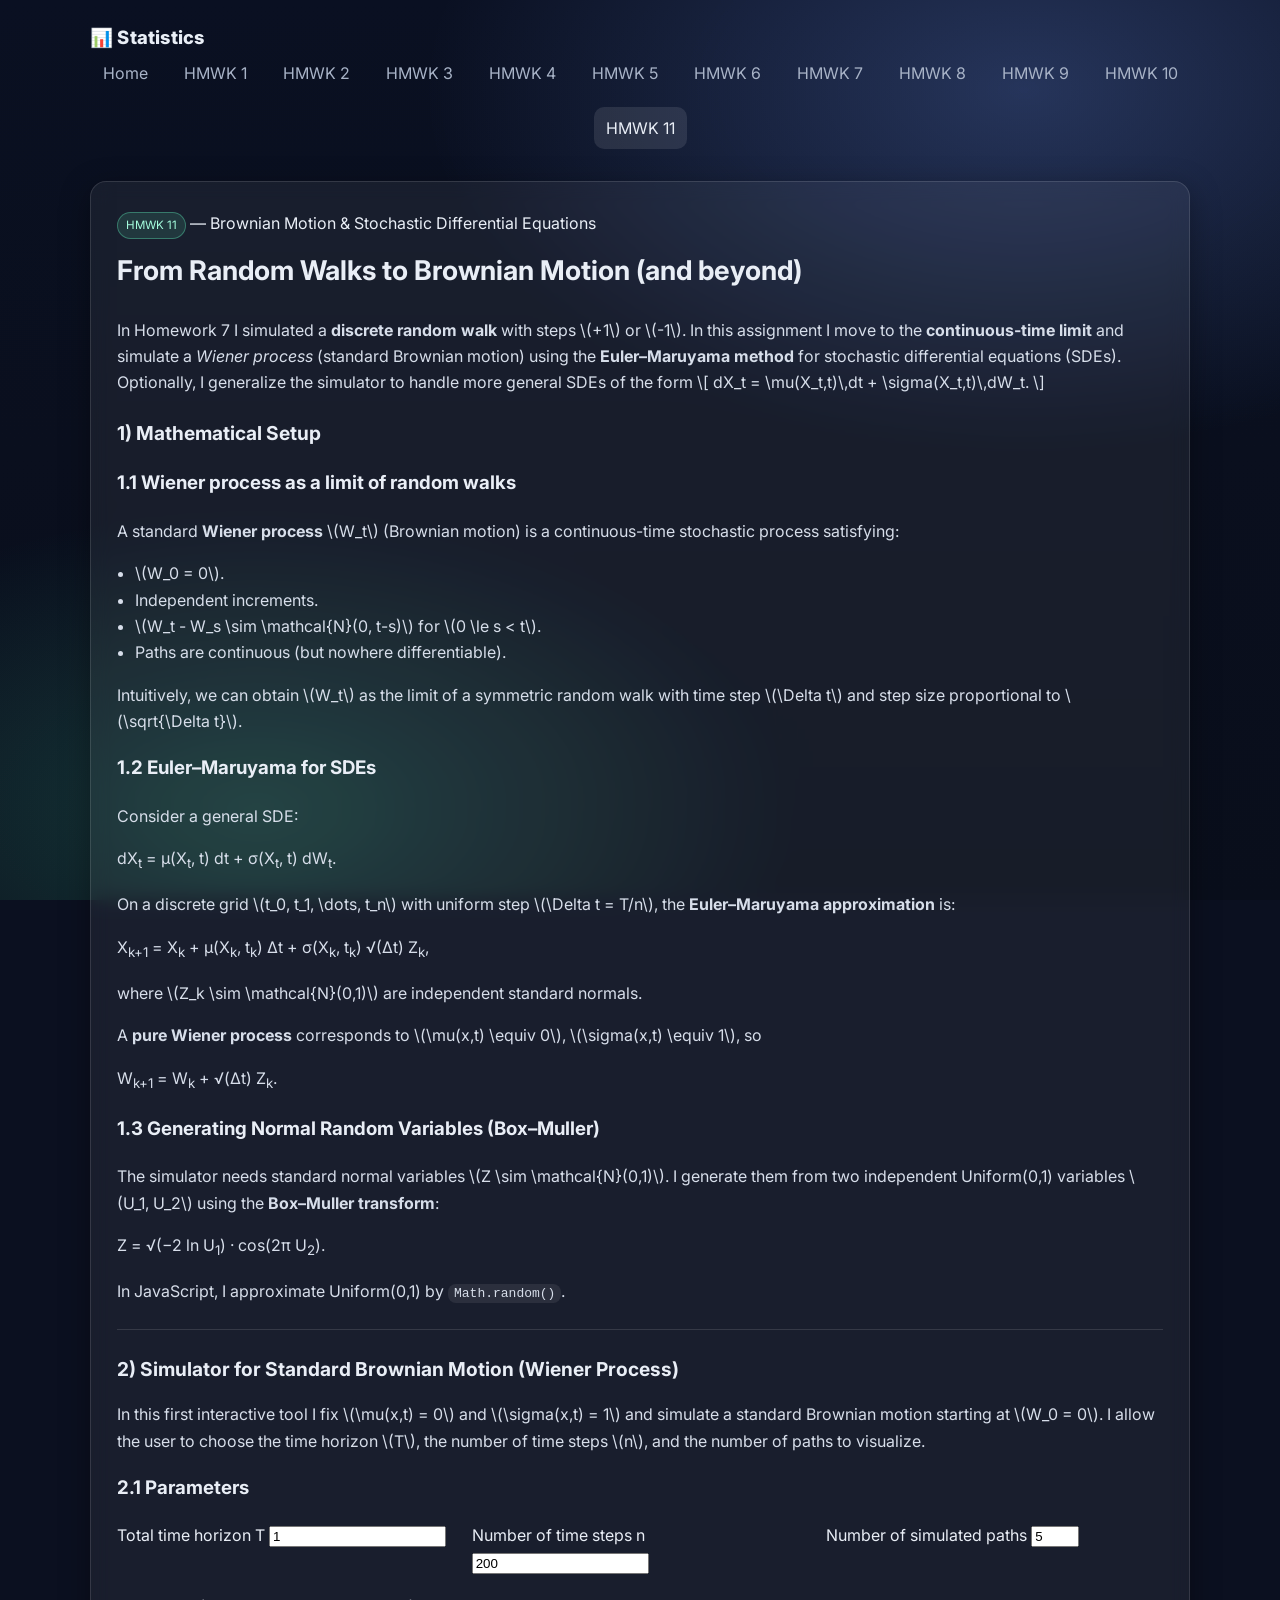
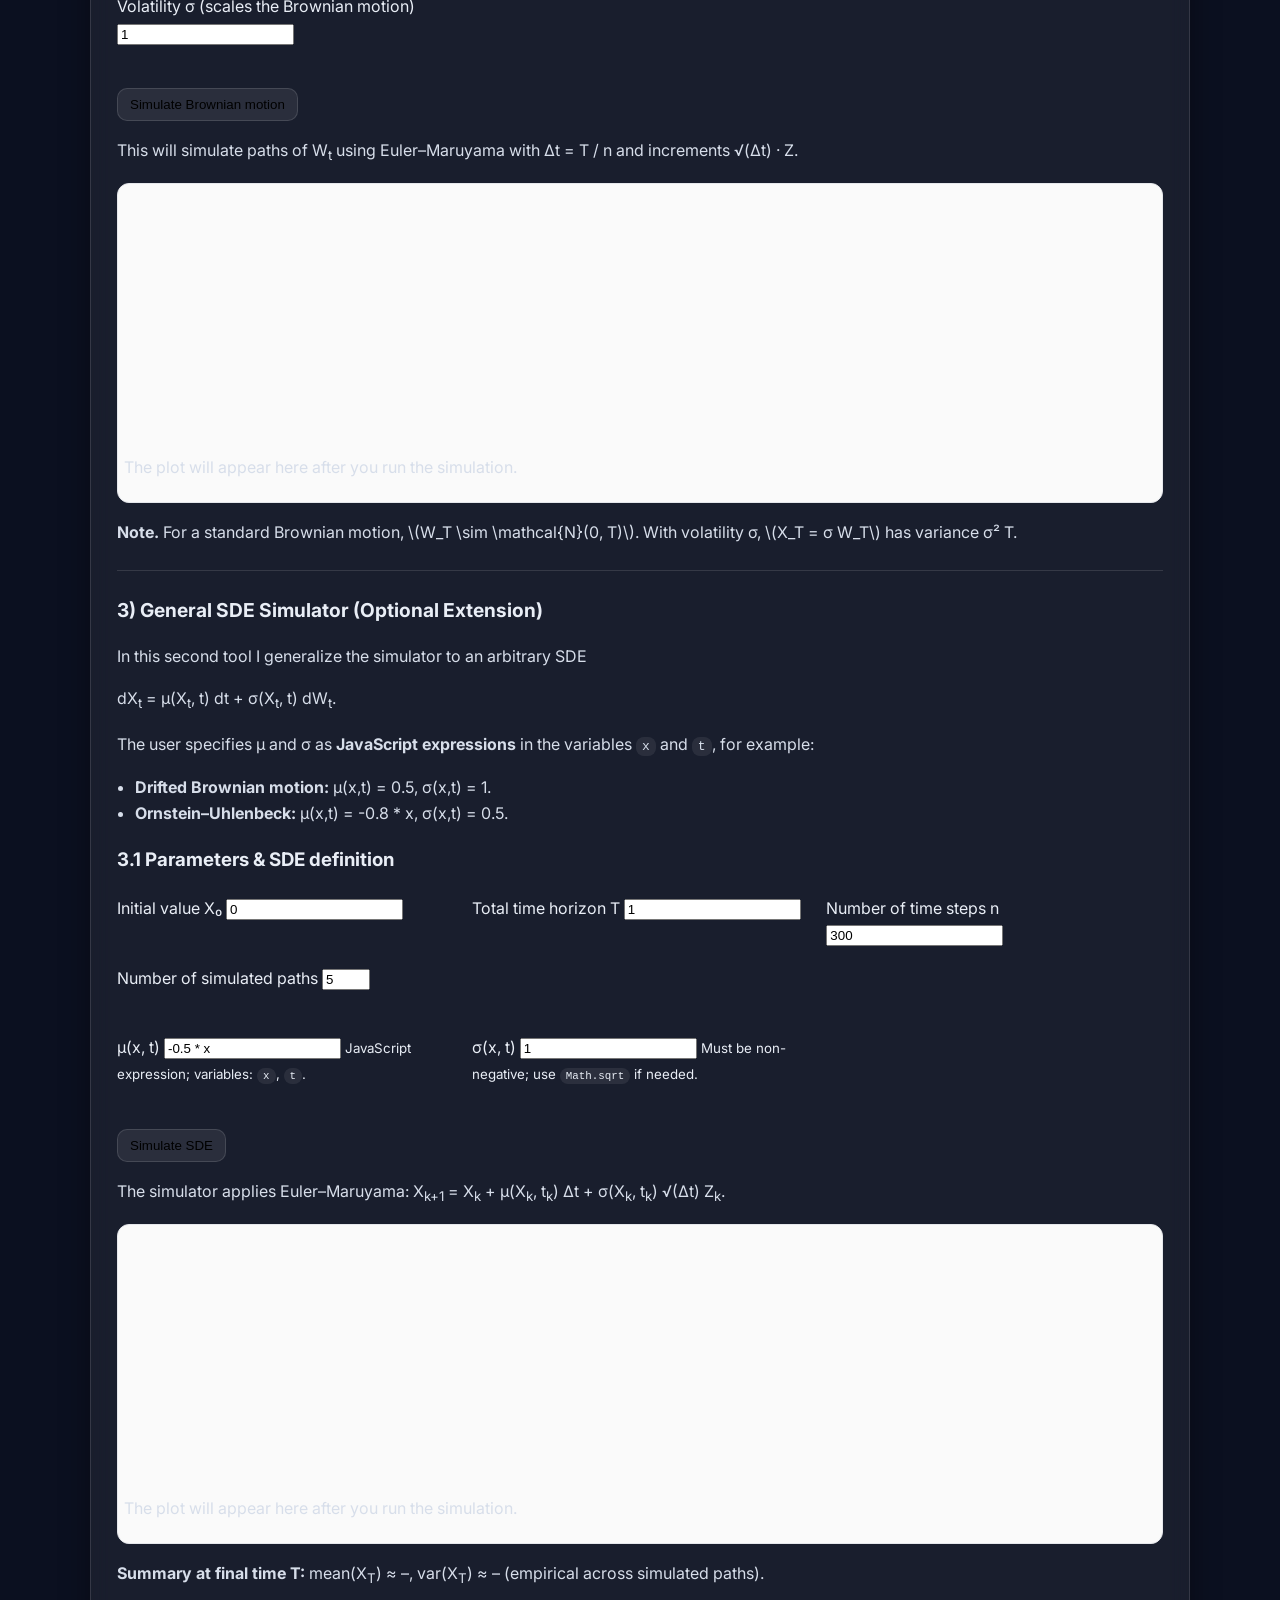
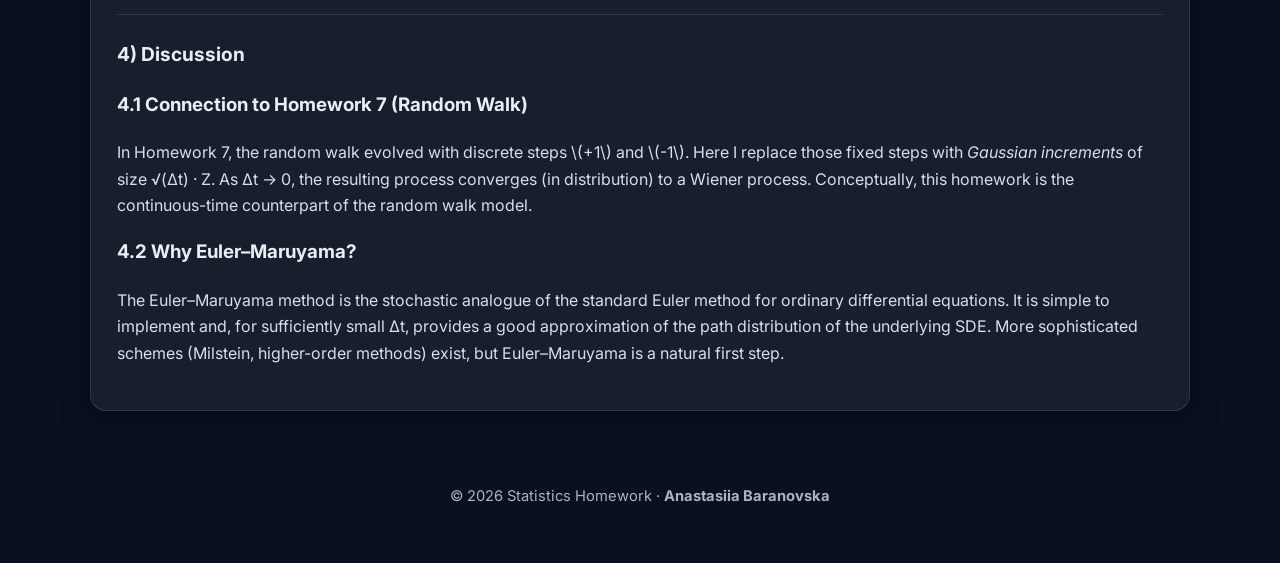
<file: hmwk11.html>
<!DOCTYPE html>
<html lang="en">
<head>
  <meta charset="UTF-8" />
  <meta name="viewport" content="width=device-width, initial-scale=1" />
  <title>HMWK 11 · Brownian Motion & Stochastic Differential Equations</title>

  <link rel="preconnect" href="https://fonts.googleapis.com">
  <link rel="preconnect" href="https://fonts.gstatic.com" crossorigin>
  <link href="https://fonts.googleapis.com/css2?family=Inter:wght@400;600;800&display=swap" rel="stylesheet">
  <link rel="stylesheet" href="style.css?v=8" />
</head>

<body>
  <div class="bg-gradient" style="pointer-events:none; z-index:-1;"></div>

  <header class="site-header container">
    <a class="brand" href="index.html">📊 Statistics</a>
    <nav class="nav">
      <a href="index.html" class="nav-link">Home</a>
      <a href="hmwk1.html" class="nav-link">HMWK 1</a>
      <a href="hmwk2.html" class="nav-link">HMWK 2</a>
      <a href="hmwk3.html" class="nav-link">HMWK 3</a>
      <a href="hmwk4.html" class="nav-link">HMWK 4</a>
      <a href="hmwk5.html" class="nav-link">HMWK 5</a>
      <a href="hmwk6.html" class="nav-link">HMWK 6</a>
      <a href="hmwk7.html" class="nav-link">HMWK 7</a>
      <a href="hmwk8.html" class="nav-link">HMWK 8</a>
      <a href="hmwk9.html" class="nav-link">HMWK 9</a>
      <a href="hmwk10.html" class="nav-link">HMWK 10</a>
      <a href="hmwk11.html" class="nav-link active">HMWK 11</a>
    </nav>
  </header>

  <main class="container">
    <article class="post glass">

      <div class="post-meta">
        <span class="badge">HMWK 11</span>
        <span>—</span>
        <span>Brownian Motion & Stochastic Differential Equations</span>
      </div>

      <h1>From Random Walks to Brownian Motion (and beyond)</h1>

      <p>
        In Homework 7 I simulated a <strong>discrete random walk</strong> with steps \(+1\) or \(-1\).
        In this assignment I move to the <strong>continuous-time limit</strong> and simulate a
        <em>Wiener process</em> (standard Brownian motion) using the
        <strong>Euler–Maruyama method</strong> for stochastic differential
        equations (SDEs). Optionally, I generalize the simulator to handle
        more general SDEs of the form
        \[
          dX_t = \mu(X_t,t)\,dt + \sigma(X_t,t)\,dW_t.
        \]
      </p>

      <h2>1) Mathematical Setup</h2>

      <h3>1.1 Wiener process as a limit of random walks</h3>
      <p>
        A standard <strong>Wiener process</strong> \(W_t\) (Brownian motion) is a continuous-time
        stochastic process satisfying:
      </p>
      <ul>
        <li>\(W_0 = 0\).</li>
        <li>Independent increments.</li>
        <li>\(W_t - W_s \sim \mathcal{N}(0, t-s)\) for \(0 \le s &lt; t\).</li>
        <li>Paths are continuous (but nowhere differentiable).</li>
      </ul>
      <p>
        Intuitively, we can obtain \(W_t\) as the limit of a symmetric random walk with time step
        \(\Delta t\) and step size proportional to \(\sqrt{\Delta t}\).
      </p>

      <h3>1.2 Euler–Maruyama for SDEs</h3>
      <p>
        Consider a general SDE:
      </p>
      <p class="mono">
        dX<sub>t</sub> = μ(X<sub>t</sub>, t) dt + σ(X<sub>t</sub>, t) dW<sub>t</sub>.
      </p>
      <p>
        On a discrete grid \(t_0, t_1, \dots, t_n\) with uniform step
        \(\Delta t = T/n\), the <strong>Euler–Maruyama approximation</strong> is:
      </p>
      <p class="mono">
        X<sub>k+1</sub> = X<sub>k</sub> + μ(X<sub>k</sub>, t<sub>k</sub>) Δt
        + σ(X<sub>k</sub>, t<sub>k</sub>) √(Δt) Z<sub>k</sub>,
      </p>
      <p>
        where \(Z_k \sim \mathcal{N}(0,1)\) are independent standard normals.
      </p>
      <p>
        A <strong>pure Wiener process</strong> corresponds to
        \(\mu(x,t) \equiv 0\), \(\sigma(x,t) \equiv 1\), so
      </p>
      <p class="mono">
        W<sub>k+1</sub> = W<sub>k</sub> + √(Δt) Z<sub>k</sub>.
      </p>

      <h3>1.3 Generating Normal Random Variables (Box–Muller)</h3>
      <p>
        The simulator needs standard normal variables \(Z \sim \mathcal{N}(0,1)\).
        I generate them from two independent Uniform(0,1) variables \(U_1, U_2\)
        using the <strong>Box–Muller transform</strong>:
      </p>
      <p class="mono">
        Z = √(−2 ln U<sub>1</sub>) · cos(2π U<sub>2</sub>).
      </p>
      <p>
        In JavaScript, I approximate Uniform(0,1) by <code>Math.random()</code>.
      </p>

      <hr />

      <h2>2) Simulator for Standard Brownian Motion (Wiener Process)</h2>

      <p>
        In this first interactive tool I fix \(\mu(x,t) = 0\) and \(\sigma(x,t) = 1\)
        and simulate a standard Brownian motion starting at \(W_0 = 0\).
        I allow the user to choose the time horizon \(T\), the number of time steps \(n\),
        and the number of paths to visualize.
      </p>

      <section class="tool">
        <h3>2.1 Parameters</h3>

        <div class="grid grid-2">
          <label class="field">
            <span>Total time horizon T</span>
            <input id="bm-T" type="number" step="0.1" value="1" min="0.1" />
          </label>

          <label class="field">
            <span>Number of time steps n</span>
            <input id="bm-n" type="number" step="1" value="200" min="10" />
          </label>

          <label class="field">
            <span>Number of simulated paths</span>
            <input id="bm-paths" type="number" step="1" value="5" min="1" max="50" />
          </label>

          <label class="field">
            <span>Volatility σ (scales the Brownian motion)</span>
            <input id="bm-sigma" type="number" step="0.1" value="1" min="0" />
          </label>
        </div>

        <button id="bm-run" class="btn primary">Simulate Brownian motion</button>

        <p class="hint" id="bm-hint">
          This will simulate paths of W<sub>t</sub> using Euler–Maruyama with
          Δt = T / n and increments √(Δt) · Z.
        </p>

        <div style="border:1px solid var(--border,#e5e7eb);border-radius:12px;
                    padding:6px;background:#fafafa;">
        <canvas id="bm-canvas" style="width:100%;height:260px;display:block;"></canvas>
        <p id="bm-placeholder" class="muted small" style="margin-top:4px;">
            The plot will appear here after you run the simulation.
        </p>
        </div>

        <p class="note">
          <strong>Note.</strong> For a standard Brownian motion,
          \(W_T \sim \mathcal{N}(0, T)\). With volatility σ,
          \(X_T = σ W_T\) has variance σ² T.
        </p>
      </section>

      <hr />

      <h2>3) General SDE Simulator (Optional Extension)</h2>

      <p>
        In this second tool I generalize the simulator to an arbitrary SDE
      </p>
      <p class="mono">
        dX<sub>t</sub> = μ(X<sub>t</sub>, t) dt + σ(X<sub>t</sub>, t) dW<sub>t</sub>.
      </p>
      <p>
        The user specifies μ and σ as <strong>JavaScript expressions</strong>
        in the variables <code>x</code> and <code>t</code>, for example:
      </p>
      <ul>
        <li><strong>Drifted Brownian motion:</strong> μ(x,t) = 0.5, σ(x,t) = 1.</li>
        <li><strong>Ornstein–Uhlenbeck:</strong> μ(x,t) = -0.8 * x, σ(x,t) = 0.5.</li>
      </ul>

      <section class="tool">
        <h3>3.1 Parameters &amp; SDE definition</h3>

        <div class="grid grid-2">
          <label class="field">
            <span>Initial value X₀</span>
            <input id="sde-x0" type="number" step="0.1" value="0" />
          </label>

          <label class="field">
            <span>Total time horizon T</span>
            <input id="sde-T" type="number" step="0.1" value="1" min="0.1" />
          </label>

          <label class="field">
            <span>Number of time steps n</span>
            <input id="sde-n" type="number" step="1" value="300" min="10" />
          </label>

          <label class="field">
            <span>Number of simulated paths</span>
            <input id="sde-paths" type="number" step="1" value="5" min="1" max="50" />
          </label>
        </div>

        <div class="grid grid-2">
          <label class="field">
            <span>μ(x, t)</span>
            <input id="sde-mu" type="text" value="-0.5 * x" />
            <small>JavaScript expression; variables: <code>x</code>, <code>t</code>.</small>
          </label>

          <label class="field">
            <span>σ(x, t)</span>
            <input id="sde-sigma" type="text" value="1" />
            <small>Must be non-negative; use <code>Math.sqrt</code> if needed.</small>
          </label>
        </div>

        <button id="sde-run" class="btn primary">Simulate SDE</button>

        <p class="hint" id="sde-hint">
          The simulator applies Euler–Maruyama:
          X<sub>k+1</sub> = X<sub>k</sub> + μ(X<sub>k</sub>, t<sub>k</sub>) Δt
          + σ(X<sub>k</sub>, t<sub>k</sub>) √(Δt) Z<sub>k</sub>.
        </p>

        <div style="border:1px solid var(--border,#e5e7eb);border-radius:12px;
                padding:6px;background:#fafafa;">
        <canvas id="sde-canvas" style="width:100%;height:260px;display:block;"></canvas>
        <p id="sde-placeholder" class="muted small" style="margin-top:4px;">
        The plot will appear here after you run the simulation.
        </p>
        </div>



        <div class="summary">
          <p>
            <strong>Summary at final time T:</strong>
            mean(X<sub>T</sub>) ≈ <span id="sde-mean">–</span>,
            var(X<sub>T</sub>) ≈ <span id="sde-var">–</span>
            (empirical across simulated paths).
          </p>
        </div>
      </section>

      <hr />

      <h2>4) Discussion</h2>

      <h3>4.1 Connection to Homework 7 (Random Walk)</h3>
      <p>
        In Homework 7, the random walk evolved with discrete steps \(+1\) and \(-1\).
        Here I replace those fixed steps with <em>Gaussian increments</em>
        of size √(Δt) · Z. As Δt → 0, the resulting process converges (in distribution)
        to a Wiener process. Conceptually, this homework is the continuous-time
        counterpart of the random walk model.
      </p>

      <h3>4.2 Why Euler–Maruyama?</h3>
      <p>
        The Euler–Maruyama method is the stochastic analogue of the standard Euler
        method for ordinary differential equations. It is simple to implement and,
        for sufficiently small Δt, provides a good approximation of the path
        distribution of the underlying SDE. More sophisticated schemes (Milstein,
        higher-order methods) exist, but Euler–Maruyama is a natural first step.
      </p>

    </article>
  </main>

  <footer class="site-footer container">
    <p>© <span id="y"></span> Statistics Homework · <strong>Anastasiia Baranovska</strong></p>
  </footer>

  <script>
    // ===== Basic utilities =====
    document.getElementById('y').textContent = new Date().getFullYear();

    function clamp(x, a, b) {
      return Math.max(a, Math.min(b, x));
    }

    // Standard normal via Box–Muller
    function randn() {
      let u1 = 0, u2 = 0;
      // avoid log(0)
      while (u1 === 0) u1 = Math.random();
      while (u2 === 0) u2 = Math.random();
      const r = Math.sqrt(-2 * Math.log(u1));
      const theta = 2 * Math.PI * u2;
      return r * Math.cos(theta); // N(0,1)
    }

    // Compute mean and variance of an array
    function meanVar(arr) {
      const n = arr.length;
      if (n === 0) return { mean: NaN, var: NaN };
      let m = 0;
      for (let x of arr) m += x;
      m /= n;
      let v = 0;
      for (let x of arr) v += (x - m) * (x - m);
      v /= n;
      return { mean: m, var: v };
    }

    // Resize-aware canvas setup
    function prepareCanvas(canvas) {
      const dpr = window.devicePixelRatio || 1;
      const rect = canvas.getBoundingClientRect();
      const W = rect.width || canvas.clientWidth || 600;
      const H = rect.height || canvas.clientHeight || 300;
      canvas.width = W * dpr;
      canvas.height = H * dpr;
      const ctx = canvas.getContext('2d');
      ctx.setTransform(dpr, 0, 0, dpr, 0, 0);
      ctx.clearRect(0, 0, W, H);
      return { ctx, W, H };
    }

    // Generic function to draw multiple paths on a canvas
    function drawPaths(canvasId, times, paths, options = {}) {
      const canvas = document.getElementById(canvasId);
      if (!canvas) return;
      const { ctx, W, H } = prepareCanvas(canvas);

      if (!times || times.length === 0 || !paths || paths.length === 0) return;

      const PAD = { l: 48, r: 16, t: 16, b: 32 };

      // Compute global min/max over all paths
      let minX = times[0], maxX = times[times.length - 1];
      let minY = Infinity, maxY = -Infinity;
      for (const path of paths) {
        for (const y of path) {
          if (!Number.isFinite(y)) continue;
          if (y < minY) minY = y;
          if (y > maxY) maxY = y;
        }
      }
      if (!Number.isFinite(minY) || !Number.isFinite(maxY)) {
        minY = -1; maxY = 1;
      }
      if (minY === maxY) {
        const eps = (Math.abs(minY) || 1) * 0.1;
        minY -= eps; maxY += eps;
      }

      const xOf = (t) =>
        PAD.l + (W - PAD.l - PAD.r) * (t - minX) / (maxX - minX || 1);
      const yOf = (y) =>
        PAD.t + (H - PAD.t - PAD.b) * (1 - (y - minY) / (maxY - minY || 1));

      // Background
      ctx.fillStyle = '#ffffff';
      ctx.fillRect(0, 0, W, H);

      // Grid lines in time
      ctx.strokeStyle = '#e5e7eb';
      ctx.lineWidth = 1;
      ctx.beginPath();
      const nGrid = 6;
      for (let i = 0; i <= nGrid; i++) {
        const t = minX + (maxX - minX) * i / nGrid;
        const x = xOf(t);
        ctx.moveTo(x, PAD.t);
        ctx.lineTo(x, H - PAD.b);
      }
      ctx.stroke();

      // Horizontal grid lines in value
      ctx.beginPath();
      for (let i = 0; i <= nGrid; i++) {
        const yVal = minY + (maxY - minY) * i / nGrid;
        const y = yOf(yVal);
        ctx.moveTo(PAD.l, y);
        ctx.lineTo(W - PAD.r, y);
      }
      ctx.stroke();

      // Axes
      ctx.strokeStyle = '#9ca3af';
      ctx.lineWidth = 1.5;
      ctx.beginPath();
      // time axis
      ctx.moveTo(PAD.l, H - PAD.b);
      ctx.lineTo(W - PAD.r, H - PAD.b);
      // 0-level axis if in range
      if (minY < 0 && maxY > 0) {
        const y0 = yOf(0);
        ctx.moveTo(PAD.l, y0);
        ctx.lineTo(W - PAD.r, y0);
      }
      ctx.stroke();

      // Labels
      ctx.fillStyle = '#111827';
      ctx.font = '12px Inter';
      ctx.textAlign = 'center';
      ctx.textBaseline = 'top';
      ctx.fillText('time t', (PAD.l + W - PAD.r) / 2, H - PAD.b + 8);

      ctx.save();
      ctx.translate(12, (PAD.t + H - PAD.b) / 2);
      ctx.rotate(-Math.PI / 2);
      ctx.textAlign = 'center';
      ctx.textBaseline = 'bottom';
      ctx.fillText(options.yLabel || 'X(t)', 0, 0);
      ctx.restore();

      // Path colors (simple palette)
      const colors = [
        '#1d4ed8', '#16a34a', '#dc2626', '#7c3aed',
        '#ea580c', '#0f766e', '#4b5563', '#b91c1c'
      ];

      ctx.lineWidth = 1.5;
      for (let p = 0; p < paths.length; p++) {
        const path = paths[p];
        const col = colors[p % colors.length];
        ctx.strokeStyle = col;
        ctx.beginPath();
        for (let i = 0; i < times.length; i++) {
          const x = xOf(times[i]);
          const y = yOf(path[i]);
          if (i === 0) ctx.moveTo(x, y);
          else ctx.lineTo(x, y);
        }
        ctx.stroke();
      }
    }

    function hidePlaceholder(id) {
        const el = document.getElementById(id);
        if (el) el.style.display = 'none';
    }

    // ===== 2) Brownian motion (Wiener) simulator =====
    function runBrownian() {
      hidePlaceholder('bm-placeholder');
      const T = Math.max(0.0001, Number(document.getElementById('bm-T').value) || 1);
      let n = Math.floor(Number(document.getElementById('bm-n').value) || 200);
      let nPaths = Math.floor(Number(document.getElementById('bm-paths').value) || 5);
      const sigma = Math.max(0, Number(document.getElementById('bm-sigma').value) || 1);

      n = clamp(n, 10, 5000);
      nPaths = clamp(nPaths, 1, 200);

      const dt = T / n;
      const times = [];
      for (let k = 0; k <= n; k++) {
        times.push(k * dt);
      }

      const paths = [];
      for (let p = 0; p < nPaths; p++) {
        const path = new Array(n + 1);
        let x = 0;
        path[0] = x;
        for (let k = 0; k < n; k++) {
          const z = randn();
          x = x + sigma * Math.sqrt(dt) * z;
          path[k + 1] = x;
        }
        paths.push(path);
      }

      drawPaths('bm-canvas', times, paths, { yLabel: 'W(t)' });

      const hint = document.getElementById('bm-hint');
      hint.textContent =
        'Simulated ' + nPaths + ' paths with Δt = ' +
        dt.toExponential(2) +
        ', Var[X(T)] ≈ σ²T = ' + (sigma * sigma * T).toFixed(3) + '.';
    }

    // ===== 3) General SDE simulator =====
    function runSDE() {
      hidePlaceholder('sde-placeholder');
      const x0 = Number(document.getElementById('sde-x0').value) || 0;
      const T = Math.max(0.0001, Number(document.getElementById('sde-T').value) || 1);
      let n = Math.floor(Number(document.getElementById('sde-n').value) || 300);
      let nPaths = Math.floor(Number(document.getElementById('sde-paths').value) || 5);

      n = clamp(n, 10, 5000);
      nPaths = clamp(nPaths, 1, 200);

      const muExpr = document.getElementById('sde-mu').value || '0';
      const sigmaExpr = document.getElementById('sde-sigma').value || '1';

      let muFn, sigmaFn;
      try {
        muFn = new Function('x', 't', 'return ' + muExpr + ';');
        sigmaFn = new Function('x', 't', 'return ' + sigmaExpr + ';');
        // quick test
        void muFn(x0, 0);
        void sigmaFn(x0, 0);
      } catch (e) {
        alert('Error in μ or σ expression: ' + e.message);
        return;
      }

      const dt = T / n;
      const sqrtDt = Math.sqrt(dt);

      const times = [];
      for (let k = 0; k <= n; k++) {
        times.push(k * dt);
      }

      const paths = [];
      const finalValues = [];

      for (let p = 0; p < nPaths; p++) {
        const path = new Array(n + 1);
        let x = x0;
        path[0] = x;
        for (let k = 0; k < n; k++) {
          const t = times[k];
          let mu = muFn(x, t);
          let sig = sigmaFn(x, t);
          if (!Number.isFinite(mu)) mu = 0;
          if (!Number.isFinite(sig)) sig = 0;
          sig = Math.max(sig, 0);

          const z = randn();
          x = x + mu * dt + sig * sqrtDt * z;
          path[k + 1] = x;
        }
        paths.push(path);
        finalValues.push(x);
      }

      drawPaths('sde-canvas', times, paths, { yLabel: 'X(t)' });

      const stats = meanVar(finalValues);
      document.getElementById('sde-mean').textContent = stats.mean.toFixed(3);
      document.getElementById('sde-var').textContent = stats.var.toFixed(3);

      const hint = document.getElementById('sde-hint');
      hint.textContent =
        'Simulated ' + nPaths + ' paths with Δt = ' + dt.toExponential(2) +
        '. μ(x,t) = ' + muExpr + ', σ(x,t) = ' + sigmaExpr + '.';
    }

    // Wire up buttons
    window.addEventListener('load', function () {
      const bmBtn = document.getElementById('bm-run');
      if (bmBtn) bmBtn.addEventListener('click', runBrownian);

      const sdeBtn = document.getElementById('sde-run');
      if (sdeBtn) sdeBtn.addEventListener('click', runSDE);
    });
  </script>
</body>
</html>
</file>
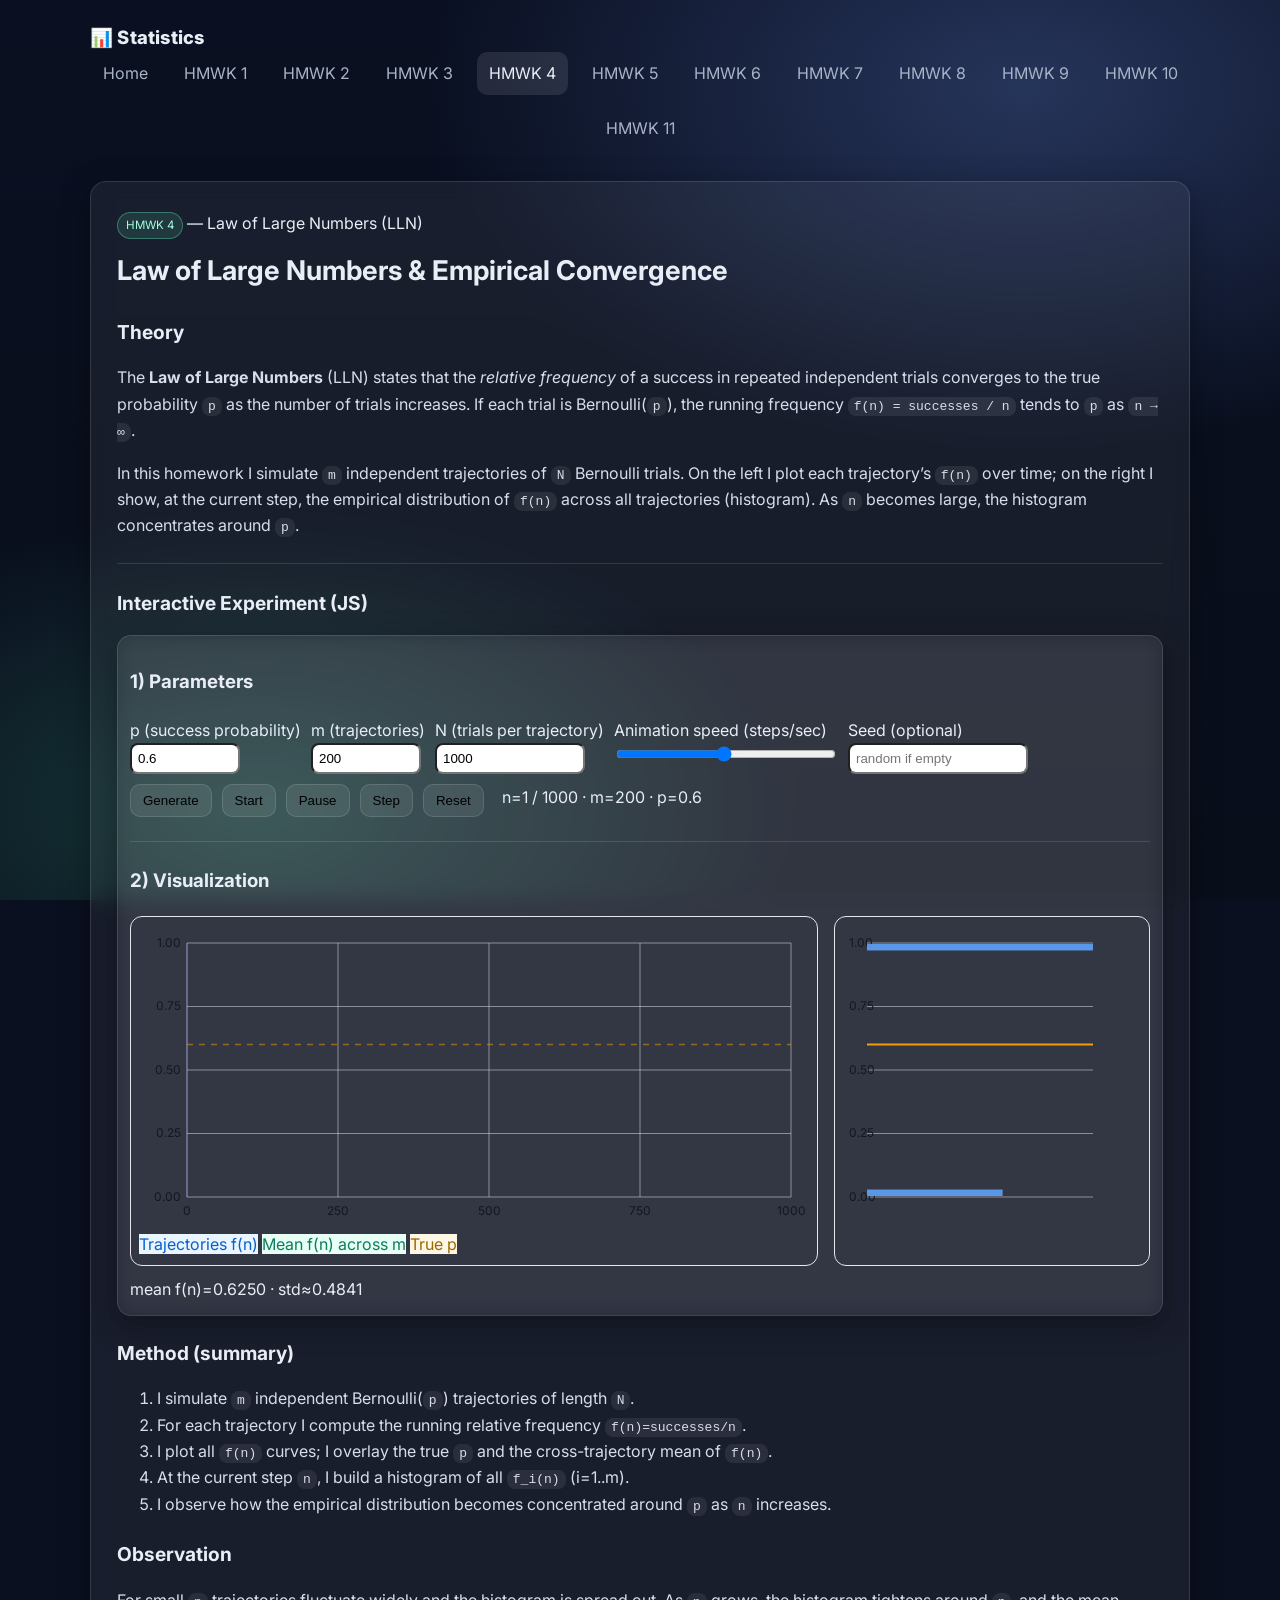
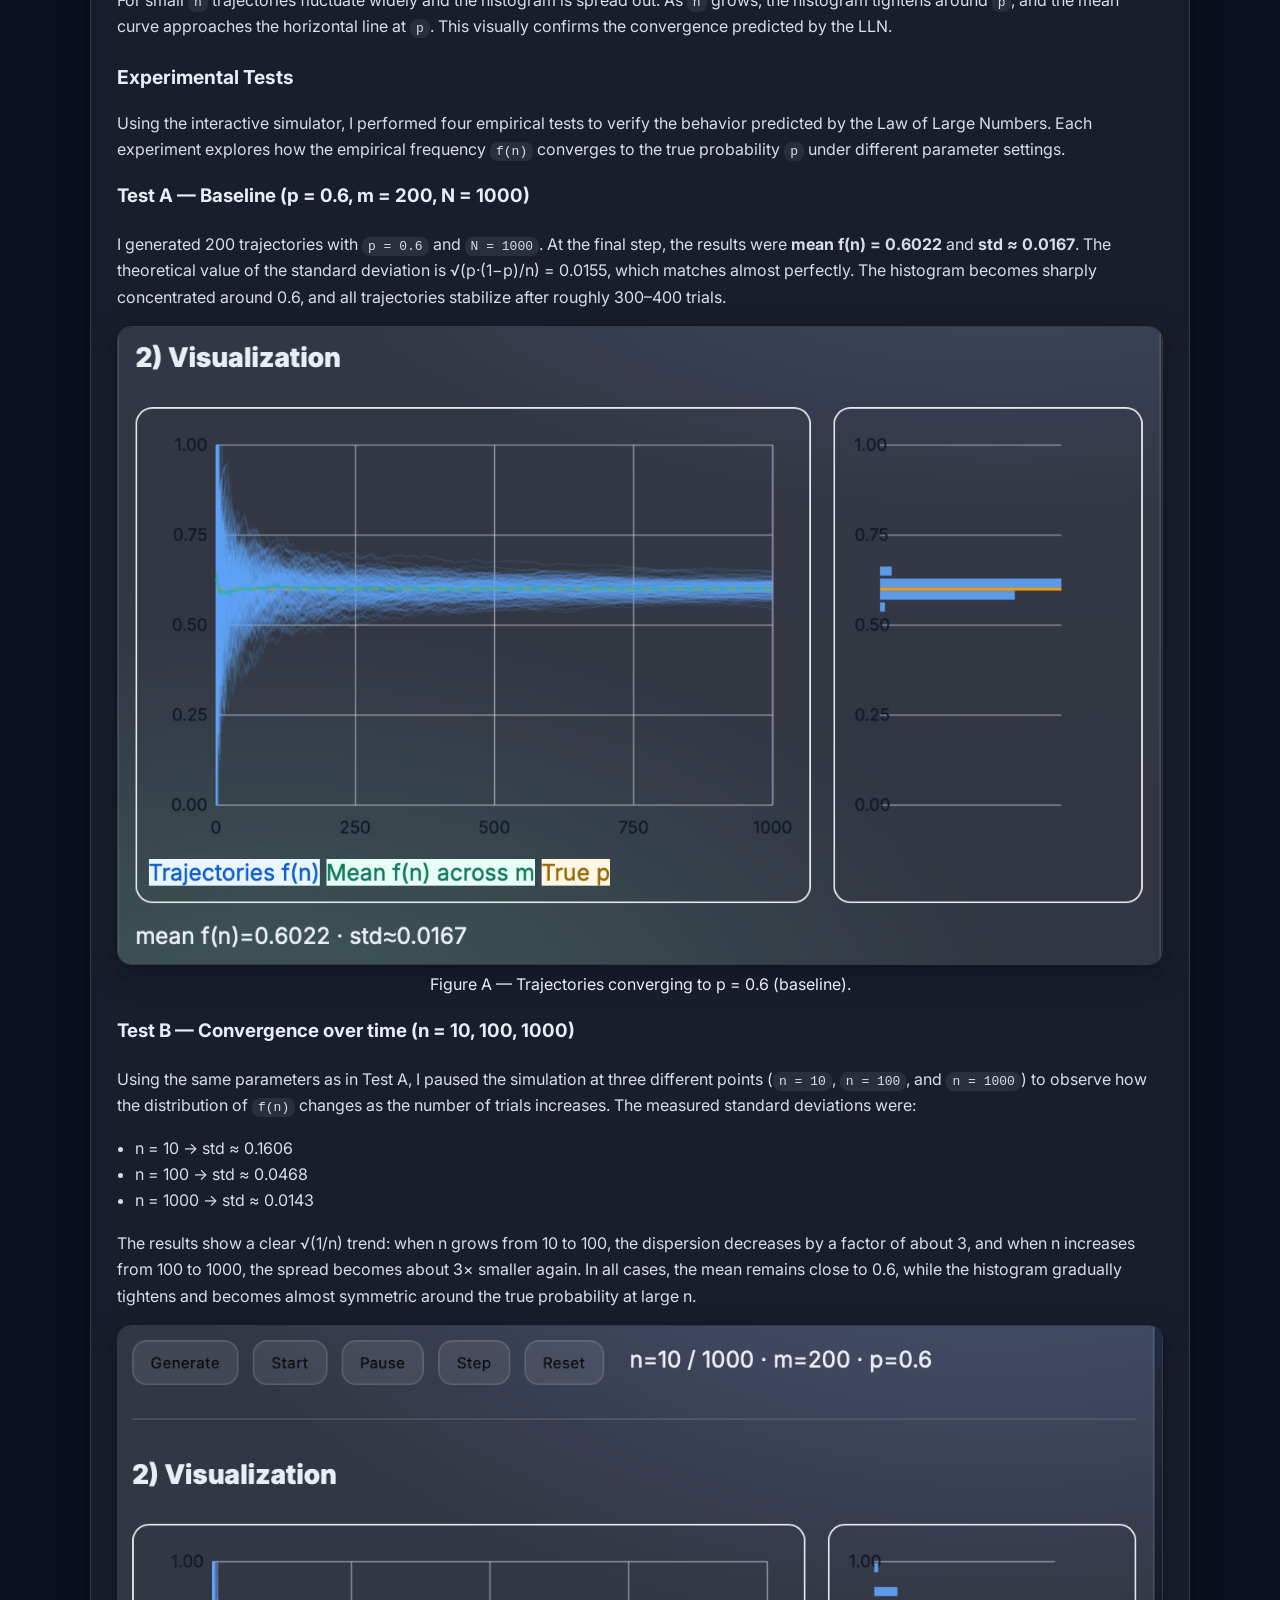
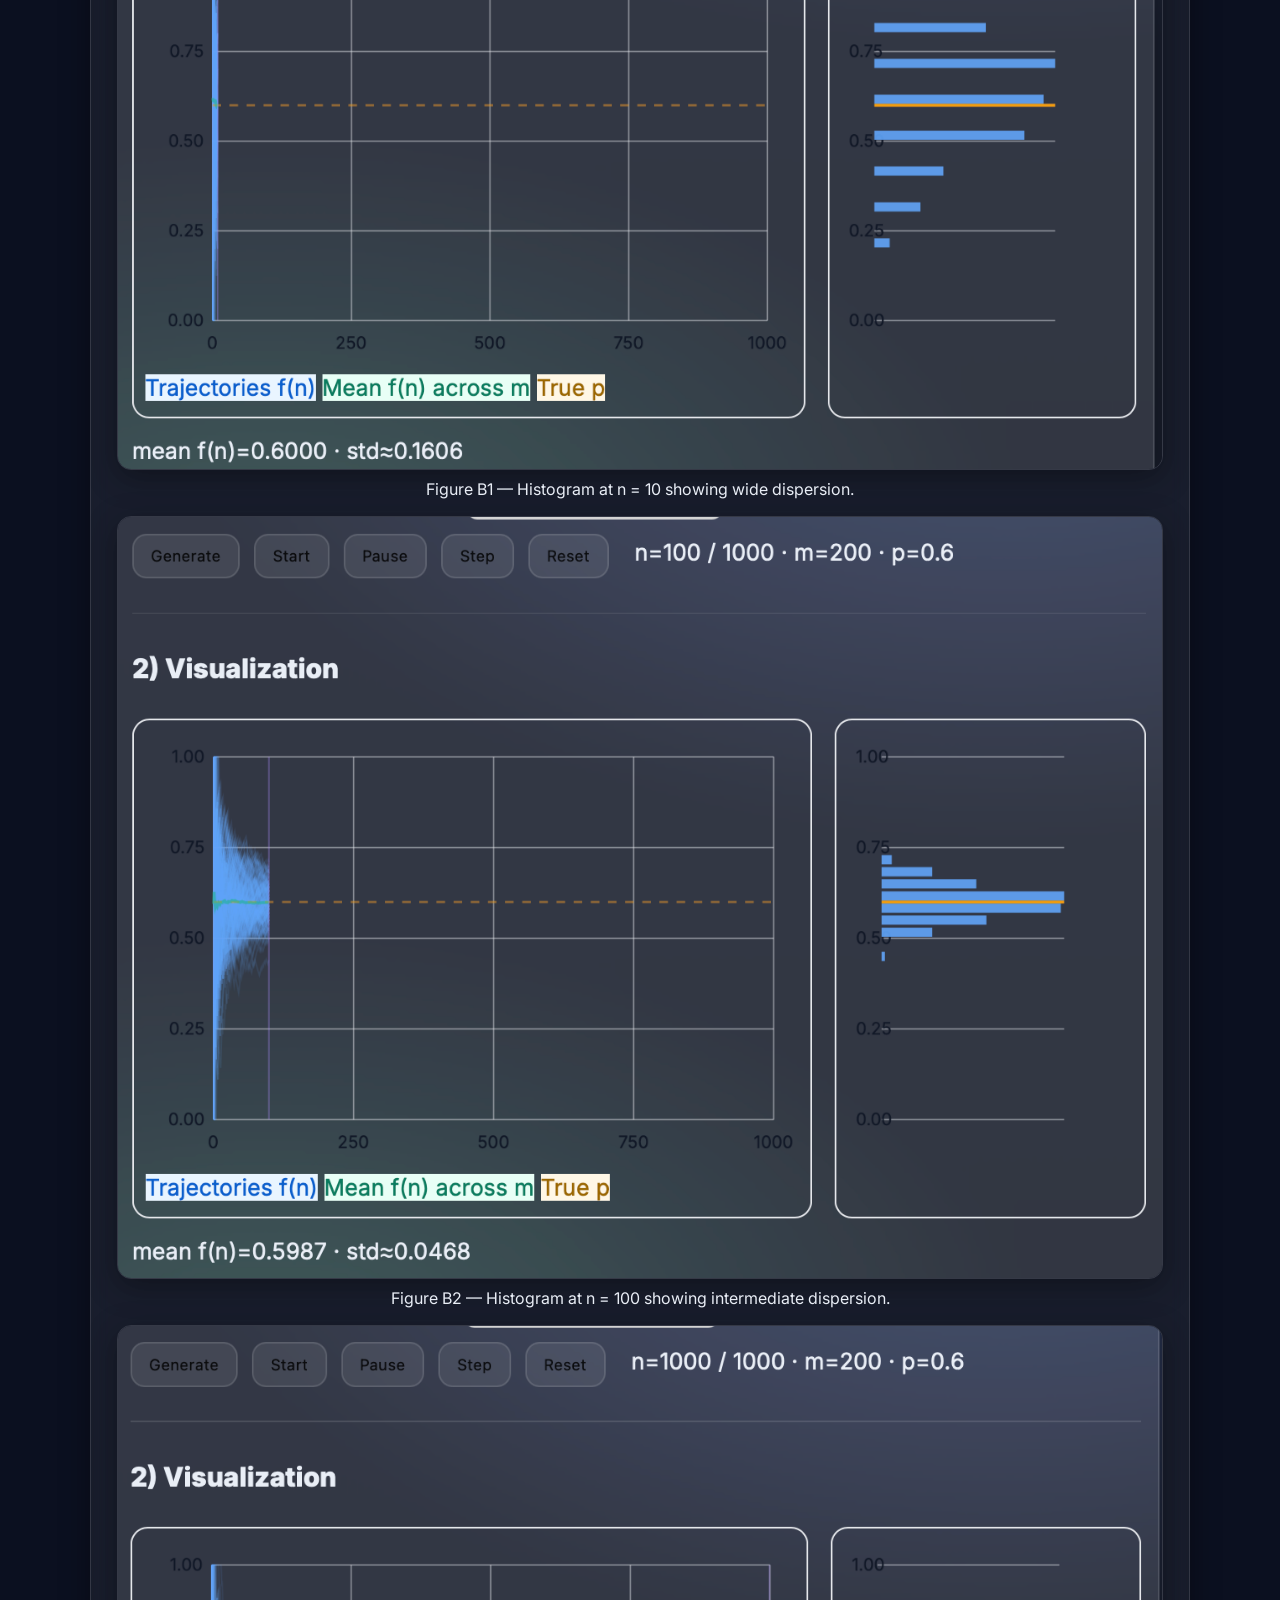
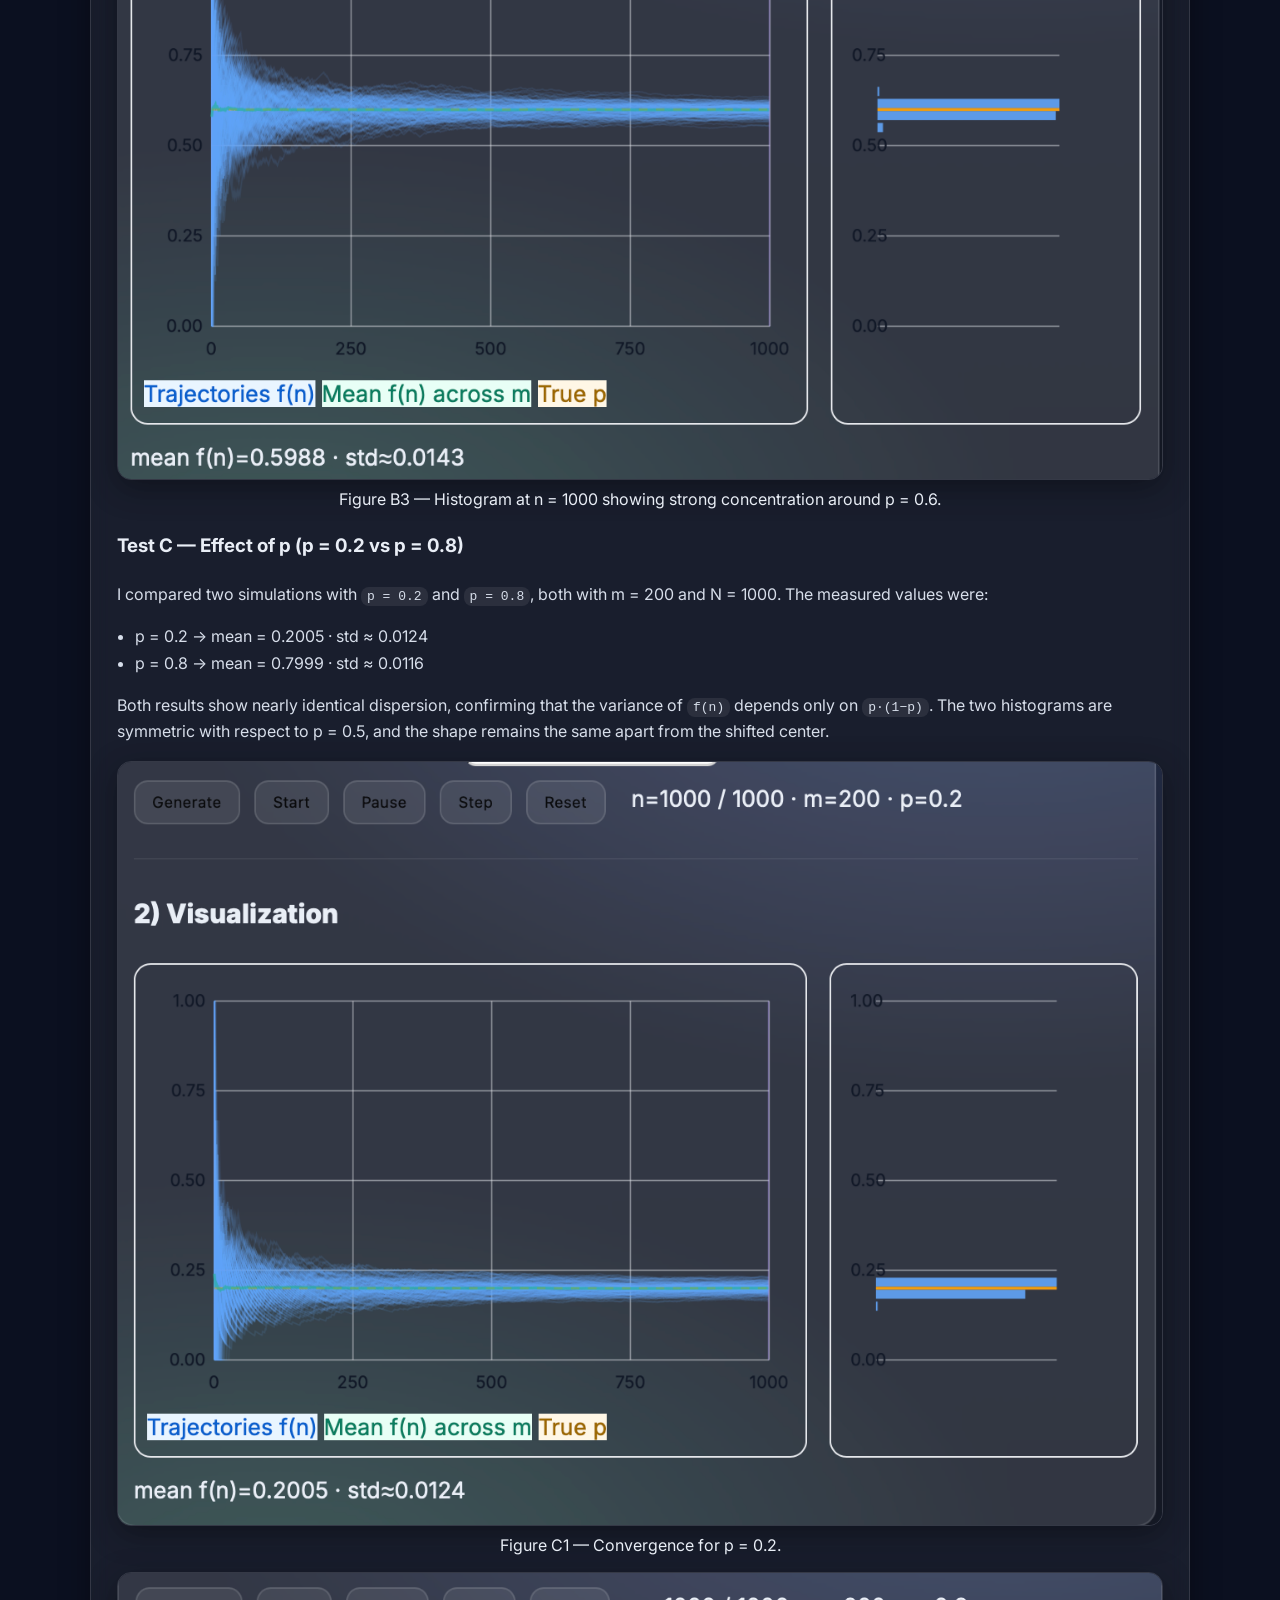
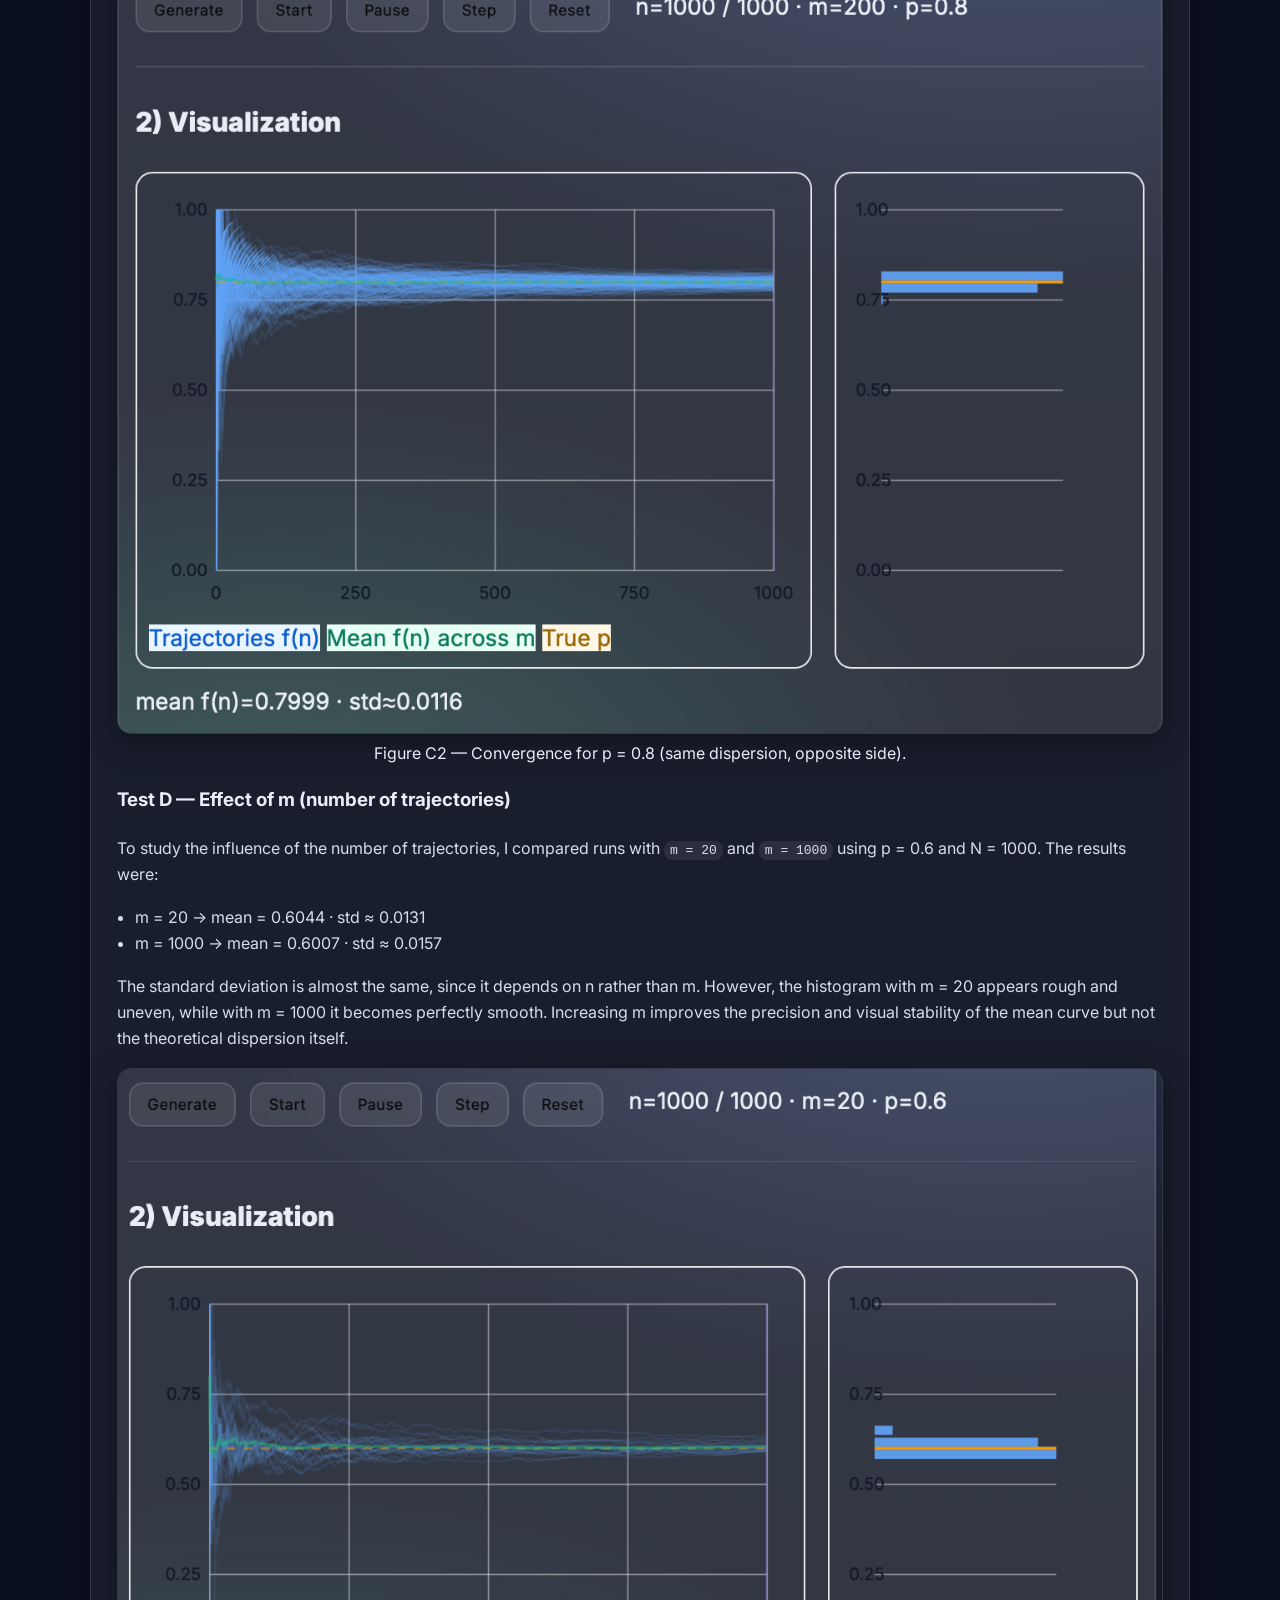
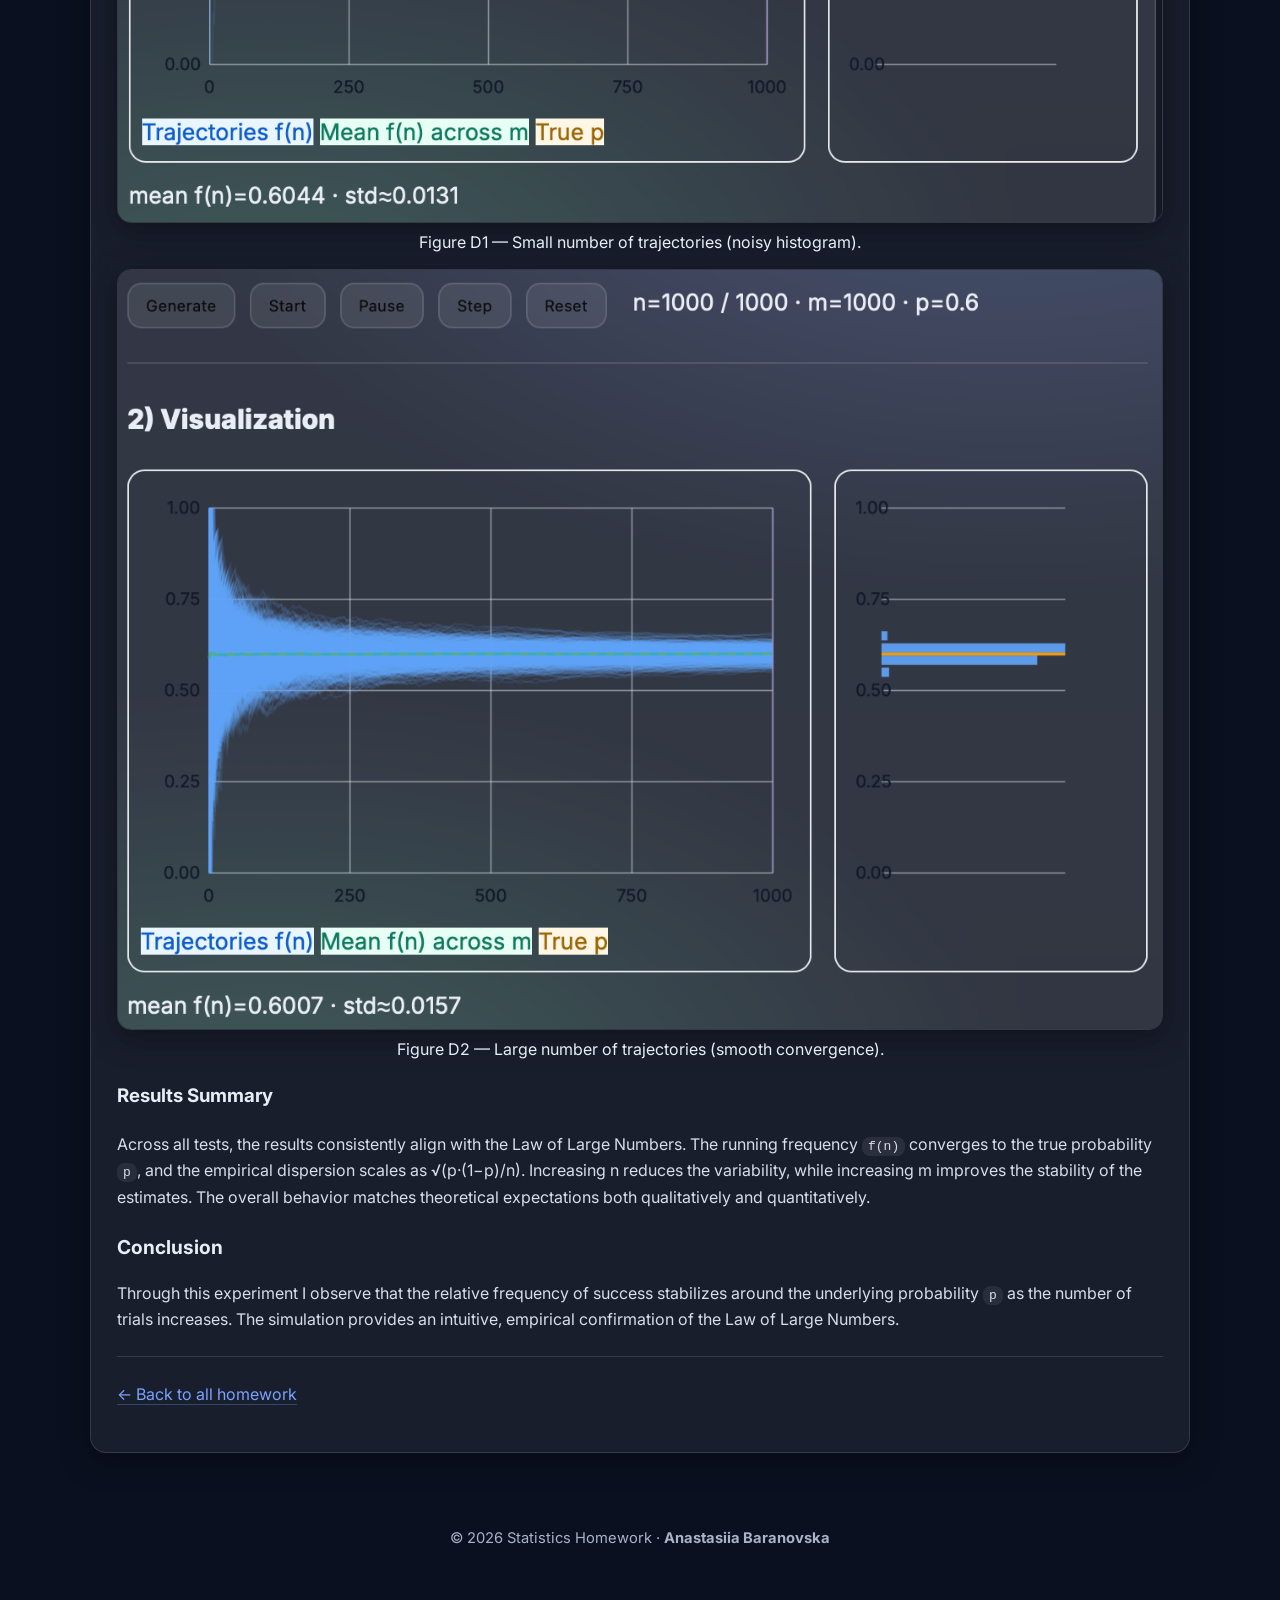
<file: hmwk4.html>
<!DOCTYPE html>
<html lang="en">
<head>
  <meta charset="UTF-8" />
  <meta name="viewport" content="width=device-width, initial-scale=1" />
  <title> HMWK 4 · Law of Large Numbers (LLN)</title>

  <link rel="preconnect" href="https://fonts.googleapis.com">
  <link rel="preconnect" href="https://fonts.gstatic.com" crossorigin>
  <link href="https://fonts.googleapis.com/css2?family=Inter:wght@400;600;800&display=swap" rel="stylesheet">
  <link rel="stylesheet" href="style.css?v=8" />
</head>
<body>
    <div class="bg-gradient" style="pointer-events:none; z-index:-1;"></div>
  
    <header class="site-header container">
      <a class="brand" href="index.html">📊 Statistics</a>
      <nav class="nav">
        <a href="index.html" class="nav-link">Home</a>
        <a href="hmwk1.html" class="nav-link">HMWK 1</a>
        <a href="hmwk2.html" class="nav-link">HMWK 2</a>
        <a href="hmwk3.html" class="nav-link">HMWK 3</a>
        <a href="hmwk4.html" class="nav-link active">HMWK 4</a>
        <a href="hmwk5.html" class="nav-link">HMWK 5</a>
        <a href="hmwk6.html" class="nav-link">HMWK 6</a>
        <a href="hmwk7.html" class="nav-link">HMWK 7</a>
        <a href="hmwk8.html" class="nav-link">HMWK 8</a>
        <a href="hmwk9.html" class="nav-link">HMWK 9</a>
        <a href="hmwk10.html" class="nav-link">HMWK 10</a>
        <a href="hmwk11.html" class="nav-link">HMWK 11</a>
      </nav>
    </header>
    <main class="container">
        <article class="post glass">
          <div class="post-meta">
            <span class="badge">HMWK 4</span>
            <span>—</span>
            <span>Law of Large Numbers (LLN)</span>
          </div>
        <h1>Law of Large Numbers & Empirical Convergence</h1>
        <h2>Theory</h2>
        <p>
            The <strong>Law of Large Numbers</strong> (LLN) states that the <em>relative frequency</em> of a success
            in repeated independent trials converges to the true probability <code>p</code> as the number of trials increases.
            If each trial is Bernoulli(<code>p</code>), the running frequency <code>f(n) = successes / n</code> tends to <code>p</code> as <code>n → ∞</code>.
        </p>
        <p>
            In this homework I simulate <code>m</code> independent trajectories of <code>N</code> Bernoulli trials.
            On the left I plot each trajectory’s <code>f(n)</code> over time; on the right I show, at the current step,
            the empirical distribution of <code>f(n)</code> across all trajectories (histogram).
            As <code>n</code> becomes large, the histogram concentrates around <code>p</code>.
        </p>

        <hr>
        <h2>Interactive Experiment (JS)</h2>
  
        <section class="tool glass" style="padding:12px;border-radius:14px">
          <h3>1) Parameters</h3>
          <div style="display:flex;gap:10px;flex-wrap:wrap;">
            <div>
              <label>p (success probability)</label><br>
              <input id="p" type="number" value="0.6" step="0.01" min="0" max="1" style="width:110px;padding:6px;border-radius:8px;">
            </div>
            <div>
              <label>m (trajectories)</label><br>
              <input id="m" type="number" value="200" step="1" min="1" max="1000" style="width:110px;padding:6px;border-radius:8px;">
            </div>
            <div>
              <label>N (trials per trajectory)</label><br>
              <input id="N" type="number" value="1000" step="10" min="10" max="5000" style="width:150px;padding:6px;border-radius:8px;">
            </div>
            <div style="min-width:220px;">
              <label>Animation speed (steps/sec)</label><br>
              <input id="speed" type="range" min="1" max="60" value="30" style="width:220px;">
            </div>
            <div>
              <label>Seed (optional)</label><br>
              <input id="seed" type="text" placeholder="random if empty" style="width:180px;padding:6px;border-radius:8px;">
            </div>
          </div>
  
          <div style="margin-top:10px;display:flex;gap:10px;flex-wrap:wrap;">
            <button id="btn-generate" class="btn primary">Generate</button>
            <button id="btn-start" class="btn">Start</button>
            <button id="btn-pause" class="btn">Pause</button>
            <button id="btn-step" class="btn">Step</button>
            <button id="btn-reset" class="btn">Reset</button>
            <span class="pill mono" id="run-summary" style="margin-left:8px;">n=0 / 1000 · m=200 · p=0.6</span>
          </div>
  
          <hr>
  
          <h3>2) Visualization</h3>
          <div style="display:grid;grid-template-columns:1.2fr .55fr;gap:16px;">
            <div style="border:1px solid var(--border,#e5e7eb);border-radius:12px;padding:8px;">
              <canvas id="traj" style="width:100%; height:300px; display:block;"></canvas>
              <div class="muted small" style="margin-top:6px;">
                <span class="pill" style="background:#e9f5ff;color:#0b5fcc">Trajectories f(n)</span>
                <span class="pill" style="background:#e8fff6;color:#0b7c5f">Mean f(n) across m</span>
                <span class="pill" style="background:#fff7e6;color:#9a6700">True p</span>
              </div>
            </div>
            <div style="border:1px solid var(--border,#e5e7eb);border-radius:12px;padding:8px;">
                <canvas id="hist" style="width:100%; height:300px; display:block;"></canvas>
            </div>
          </div>
  
          <div id="stats" class="muted small" style="margin-top:10px;"></div>
        </section>

        <h2>Method (summary)</h2>
        <ol>
          <li>I simulate <code>m</code> independent Bernoulli(<code>p</code>) trajectories of length <code>N</code>.</li>
          <li>For each trajectory I compute the running relative frequency <code>f(n)=successes/n</code>.</li>
          <li>I plot all <code>f(n)</code> curves; I overlay the true <code>p</code> and the cross-trajectory mean of <code>f(n)</code>.</li>
          <li>At the current step <code>n</code>, I build a histogram of all <code>f_i(n)</code> (i=1..m).</li>
          <li>I observe how the empirical distribution becomes concentrated around <code>p</code> as <code>n</code> increases.</li>
        </ol>
  
        <h2>Observation</h2>
        <p>
          For small <code>n</code> trajectories fluctuate widely and the histogram is spread out.
          As <code>n</code> grows, the histogram tightens around <code>p</code>, and the mean curve approaches the horizontal line at <code>p</code>.
          This visually confirms the convergence predicted by the LLN.
        </p>

        <h2>Experimental Tests</h2>
        <p>
        Using the interactive simulator, I performed four empirical tests to verify the behavior predicted by the Law of Large Numbers.
        Each experiment explores how the empirical frequency <code>f(n)</code> converges to the true probability <code>p</code>
        under different parameter settings.
        </p>

        <h3>Test A — Baseline (p = 0.6, m = 200, N = 1000)</h3>
        <p>
        I generated 200 trajectories with <code>p = 0.6</code> and <code>N = 1000</code>.  
        At the final step, the results were <strong>mean f(n) = 0.6022</strong> and <strong>std ≈ 0.0167</strong>.
        The theoretical value of the standard deviation is √(p·(1−p)/n) = 0.0155, which matches almost perfectly.
        The histogram becomes sharply concentrated around 0.6, and all trajectories stabilize after roughly 300–400 trials.
        </p>
        <figure>
        <img src="images/hmwk4_testA.png" alt="Test A — Baseline convergence" class="screenshot">
        <figcaption>Figure A — Trajectories converging to p = 0.6 (baseline).</figcaption>
        </figure>

        <h3>Test B — Convergence over time (n = 10, 100, 1000)</h3>
        <p>
        Using the same parameters as in Test A, I paused the simulation at three different points
        (<code>n = 10</code>, <code>n = 100</code>, and <code>n = 1000</code>)
        to observe how the distribution of <code>f(n)</code> changes as the number of trials increases.
        The measured standard deviations were:
        </p>
        <ul>
        <li>n = 10 → std ≈ 0.1606</li>
        <li>n = 100 → std ≈ 0.0468</li>
        <li>n = 1000 → std ≈ 0.0143</li>
        </ul>
        <p>
        The results show a clear √(1/n) trend: when n grows from 10 to 100, the dispersion decreases by a factor of about 3,
        and when n increases from 100 to 1000, the spread becomes about 3× smaller again.
        In all cases, the mean remains close to 0.6, while the histogram gradually tightens and becomes almost symmetric
        around the true probability at large n.
        </p>
        <figure>
        <img src="images/hmwk4_testB_10.png" alt="Test B — n=10" class="screenshot">
        <figcaption>Figure B1 — Histogram at n = 10 showing wide dispersion.</figcaption>
        </figure>
        <figure>
        <img src="images/hmwk4_testB_100.png" alt="Test B — n=100" class="screenshot">
        <figcaption>Figure B2 — Histogram at n = 100 showing intermediate dispersion.</figcaption>
        </figure>
        <figure>
        <img src="images/hmwk4_testB_1000.png" alt="Test B — n=1000" class="screenshot">
        <figcaption>Figure B3 — Histogram at n = 1000 showing strong concentration around p = 0.6.</figcaption>
        </figure>

        <h3>Test C — Effect of p (p = 0.2 vs p = 0.8)</h3>
        <p>
        I compared two simulations with <code>p = 0.2</code> and <code>p = 0.8</code>, both with m = 200 and N = 1000.
        The measured values were:
        </p>
        <ul>
        <li>p = 0.2 → mean = 0.2005 · std ≈ 0.0124</li>
        <li>p = 0.8 → mean = 0.7999 · std ≈ 0.0116</li>
        </ul>
        <p>
        Both results show nearly identical dispersion, confirming that the variance of <code>f(n)</code> depends only on <code>p·(1−p)</code>.
        The two histograms are symmetric with respect to p = 0.5, and the shape remains the same apart from the shifted center.
        </p>
        <figure>
        <img src="images/hmwk4_testC_02.png" alt="Test C — p=0.2" class="screenshot">
        <figcaption>Figure C1 — Convergence for p = 0.2.</figcaption>
        </figure>
        <figure>
        <img src="images/hmwk4_testC_08.png" alt="Test C — p=0.8" class="screenshot">
        <figcaption>Figure C2 — Convergence for p = 0.8 (same dispersion, opposite side).</figcaption>
        </figure>

        <h3>Test D — Effect of m (number of trajectories)</h3>
        <p>
        To study the influence of the number of trajectories, I compared runs with <code>m = 20</code> and <code>m = 1000</code>
        using p = 0.6 and N = 1000.
        The results were:
        </p>
        <ul>
        <li>m = 20 → mean = 0.6044 · std ≈ 0.0131</li>
        <li>m = 1000 → mean = 0.6007 · std ≈ 0.0157</li>
        </ul>
        <p>
        The standard deviation is almost the same, since it depends on n rather than m.
        However, the histogram with m = 20 appears rough and uneven, while with m = 1000 it becomes perfectly smooth.
        Increasing m improves the precision and visual stability of the mean curve but not the theoretical dispersion itself.
        </p>
        <figure>
        <img src="images/hmwk4_testD_m20.png" alt="Test D — m=20" class="screenshot">
        <figcaption>Figure D1 — Small number of trajectories (noisy histogram).</figcaption>
        </figure>
        <figure>
        <img src="images/hmwk4_testD_m1000.png" alt="Test D — m=1000" class="screenshot">
        <figcaption>Figure D2 — Large number of trajectories (smooth convergence).</figcaption>
        </figure>

        <h3>Results Summary</h3>
        <p>
        Across all tests, the results consistently align with the Law of Large Numbers.
        The running frequency <code>f(n)</code> converges to the true probability <code>p</code>,
        and the empirical dispersion scales as √(p·(1−p)/n).
        Increasing n reduces the variability, while increasing m improves the stability of the estimates.
        The overall behavior matches theoretical expectations both qualitatively and quantitatively.
        </p>

  
        <h2>Conclusion</h2>
        <p>
          Through this experiment I observe that the relative frequency of success stabilizes around the underlying probability <code>p</code> as the number of trials increases.
          The simulation provides an intuitive, empirical confirmation of the Law of Large Numbers.
        </p>
  
        <hr>
        <p class="back"><a href="index.html">← Back to all homework</a></p>
      </article>
    </main>
    <footer class="site-footer container">
        <p>© <span id="y"></span> Statistics Homework · <strong>Anastasiia Baranovska</strong></p>
    </footer>
      <!-- ============ JS ============ -->
  <script>
    // ==== Utilities ====
    const clamp=(x,a,b)=>Math.min(b,Math.max(a,x));
    function mulberry32(a){return function(){var t=a+=0x6D2B79F5; t=Math.imul(t^t>>>15,t|1); t^=t+Math.imul(t^t>>>7,t|61); return ((t^t>>>14)>>>0)/4294967296;}}
    function strHash(s){let h=1779033703^s.length; for(let i=0;i<s.length;i++){h=Math.imul(h^s.charCodeAt(i),3432918353); h=h<<13|h>>>19;} return (h>>>0);}
    function clear(ctx){ctx.save(); ctx.setTransform(1,0,0,1,0,0); ctx.clearRect(0,0,ctx.canvas.width,ctx.canvas.height); ctx.restore();}

    // ==== State ====
    let STATE = {
      p:0.6, m:200, N:1000,
      step:0, running:false,
      rng:Math.random,
      data:[],     // [{x:[0/1...], f:[0..1...]}]
      means:[],    // mean of f(n) across trajectories
      fAtStep:[],  // f_i(step) for histogram
      bins:30
    };

    // ==== DOM helpers ====
    const $ = id => document.getElementById(id);

    // ==== Layout / scales ====
    const PAD={l:48, r:18, t:18, b:28};
    const HPAD={l:24, r:48, t:18, b:28};
    function xScale(n, W){return PAD.l + (W-PAD.l-PAD.r)*(n/STATE.N);}
    function yScaleF(f, H){return PAD.t + (1-f)*(H-PAD.t-PAD.b);}
    function yScaleHist(f, H){return HPAD.t + (1-f)*(H-HPAD.t-HPAD.b);}

    // ==== Drawing (main chart) ====
    function drawGrid(tctx, W, H){
      clear(tctx);
      tctx.strokeStyle='#e5e7eb'; tctx.globalAlpha=0.5; tctx.lineWidth=1;
      tctx.fillStyle='#111827'; tctx.font='12px Inter'; tctx.textAlign='right'; tctx.textBaseline='middle';
      for(const f of [0,0.25,0.5,0.75,1]){
        const y=yScaleF(f,H); tctx.beginPath(); tctx.moveTo(PAD.l,y); tctx.lineTo(W-PAD.r,y); tctx.stroke();
        tctx.globalAlpha=1; tctx.fillText(f.toFixed(2), PAD.l-6, y); tctx.globalAlpha=.5;
      }
      tctx.textAlign='center'; tctx.textBaseline='top';
      const xs=[0, STATE.N*0.25, STATE.N*0.5, STATE.N*0.75, STATE.N];
      for(const xv of xs){
        const x=xScale(xv,W); tctx.beginPath(); tctx.moveTo(x, PAD.t); tctx.lineTo(x, H-PAD.b); tctx.stroke();
        tctx.globalAlpha=1; tctx.fillText(Math.round(xv), x, H-PAD.b+8); tctx.globalAlpha=.5;
      }
    }
    function drawTrajectories(tctx, W, H, k){
      tctx.lineWidth=1; tctx.strokeStyle='rgba(96,165,250,0.25)';
      for(let i=0;i<STATE.m;i++){
        const f=STATE.data[i].f; tctx.beginPath();
        for(let n=0;n<=k;n++){
          const x=xScale(n,W), y=yScaleF(f[n],H);
          if(n===0) tctx.moveTo(x,y); else tctx.lineTo(x,y);
        }
        tctx.stroke();
      }
    }
    function drawOverlays(tctx, W, H, k){
      // true p
      tctx.strokeStyle='#f59e0b'; tctx.setLineDash([6,6]); tctx.lineWidth=1.5; tctx.beginPath();
      tctx.moveTo(PAD.l, yScaleF(STATE.p,H)); tctx.lineTo(W-PAD.r, yScaleF(STATE.p,H)); tctx.stroke(); tctx.setLineDash([]);

      // mean f(n)
      tctx.strokeStyle='#10b981'; tctx.lineWidth=2; tctx.beginPath();
      for(let n=0;n<=k;n++){
        const x=xScale(n,W), y=yScaleF(STATE.means[n],H);
        if(n===0) tctx.moveTo(x,y); else tctx.lineTo(x,y);
      }
      tctx.stroke();

      // cursor n=k
      tctx.strokeStyle='rgba(167,139,250,.8)'; tctx.lineWidth=1; tctx.beginPath();
      const xc=xScale(k,W); tctx.moveTo(xc, PAD.t); tctx.lineTo(xc, H-PAD.b); tctx.stroke();
    }

    // ==== Drawing (histogram) ====
    function drawHistFrame(hctx, W, H){
      clear(hctx);
      hctx.strokeStyle='#e5e7eb'; hctx.globalAlpha=0.5; hctx.lineWidth=1; hctx.fillStyle='#111827'; hctx.font='12px Inter'; hctx.textAlign='left'; hctx.textBaseline='middle';
      for(const f of [0,0.25,0.5,0.75,1]){
        const y=yScaleHist(f,H); hctx.beginPath(); hctx.moveTo(HPAD.l, y); hctx.lineTo(W-HPAD.r, y); hctx.stroke();
        hctx.globalAlpha=1; hctx.fillText(f.toFixed(2), 6, y); hctx.globalAlpha=.5;
      }
    }
    function drawHistogram(hctx, W, H, k){
      drawHistFrame(hctx, W, H);
      const wInner = W-HPAD.l-HPAD.r, bh=(H-HPAD.t-HPAD.b)/STATE.bins;

      // collect f_i(k)
      const arr = new Array(STATE.m); for(let i=0;i<STATE.m;i++) arr[i]=STATE.data[i].f[k];
      STATE.fAtStep = arr;

      // binning on [0,1]
      const counts=new Array(STATE.bins).fill(0);
      for(const v of arr){ let idx=Math.floor(clamp(v,0,0.999999)*STATE.bins); counts[idx]++; }
      const maxC = Math.max(1, ...counts);

      // horizontal bars
      hctx.fillStyle='rgba(96,165,250,.9)'; hctx.globalAlpha=1;
      for(let i=0;i<STATE.bins;i++){
        const yTop = HPAD.t + (STATE.bins-1-i)*bh;
        const barW = (counts[i]/maxC)*wInner;
        hctx.fillRect(HPAD.l, yTop+1, barW, bh-2);
      }

      // line at p
      hctx.strokeStyle='#f59e0b'; hctx.lineWidth=2; hctx.beginPath();
      const yp = yScaleHist(STATE.p,H); hctx.moveTo(HPAD.l, yp); hctx.lineTo(HPAD.l+wInner, yp); hctx.stroke();
    }

    // ==== Stats text ====
    function updateStats(k){
      const fArr=STATE.fAtStep.length? STATE.fAtStep : (STATE.data.map(d=>d.f[k]));
      const m=fArr.length||1; let mean=0; for(const v of fArr) mean+=v; mean/=m;
      let v=0; for(const x of fArr) v+=(x-mean)*(x-mean); v/=m;
      const rmse=Math.sqrt(v);
      $('run-summary').textContent = `n=${k+1} / ${STATE.N} · m=${STATE.m} · p=${STATE.p}`;
      $('stats').textContent = `mean f(n)=${mean.toFixed(4)} · std≈${rmse.toFixed(4)}`;
    }

    function drawAll(tctx,trajW,trajH,hctx,histW,histH){
      drawGrid(tctx,trajW,trajH);
      drawTrajectories(tctx,trajW,trajH,STATE.step);
      drawOverlays(tctx,trajW,trajH,STATE.step);
      drawHistogram(hctx,histW,histH,STATE.step);
      updateStats(STATE.step);
    }

    // ==== Simulation ====
    function regenerate(){
      const p=parseFloat($('p').value)||0.6;
      const m=parseInt($('m').value,10)||200;
      const N=parseInt($('N').value,10)||1000;
      STATE.p=clamp(p,0,1); STATE.m=clamp(m,1,1000); STATE.N=clamp(N,10,5000);
      STATE.step=0; STATE.running=false; STATE.data=[]; STATE.means=[]; STATE.fAtStep=[];

      const seedStr=$('seed').value.trim();
      if(seedStr){ STATE.rng=mulberry32(strHash(seedStr)); } else { STATE.rng=Math.random; }

      // pre-generate trajectories
      for(let i=0;i<STATE.m;i++){
        const arr=new Array(STATE.N); let s=0; const f=new Array(STATE.N);
        for(let n=0;n<STATE.N;n++){
          const u = (seedStr?STATE.rng():Math.random());
          const x = u < STATE.p ? 1 : 0;
          arr[n]=x; s+=x; f[n]=s/(n+1);
        }
        STATE.data.push({x:arr, f:f});
      }
      // precompute mean f(n)
      for(let n=0;n<STATE.N;n++){
        let sum=0; for(let i=0;i<STATE.m;i++) sum+=STATE.data[i].f[n];
        STATE.means[n]=sum/STATE.m;
      }
    }

    // ==== Animation ====
    let RAF=null, lastTs=0, acc=0;
    function stepOnce(tctx,trajW,trajH,hctx,histW,histH){
      if(STATE.step>=STATE.N-1){ STATE.running=false; return; }
      STATE.step++; drawAll(tctx,trajW,trajH,hctx,histW,histH);
    }
    function loop(ts,tctx,trajW,trajH,hctx,histW,histH){
      if(!STATE.running){ RAF=null; return; }
      if(!lastTs) lastTs=ts; const dt=(ts-lastTs)/1000; lastTs=ts; acc+=dt;
      const stepTime = 1/parseInt(($('speed').value||30),10);
      while(acc>=stepTime){ acc-=stepTime; stepOnce(tctx,trajW,trajH,hctx,histW,histH); }
      RAF=requestAnimationFrame((nts)=>loop(nts,tctx,trajW,trajH,hctx,histW,histH));
    }

    // ==== Boot ====
    window.onload = function(){
      const traj = $('traj'), hist=$('hist');
      const tctx = traj.getContext('2d'), hctx = hist.getContext('2d');
      const dpr = window.devicePixelRatio||1;

      function resize(){
        const tw = traj.clientWidth, th = traj.clientHeight;
        const hw = hist.clientWidth, hh = hist.clientHeight;
        traj.width = tw * dpr;
        traj.height = th * dpr;
        hist.width = hw * dpr;
        hist.height = hh * dpr;
        tctx.setTransform(dpr,0,0,dpr,0,0);
        hctx.setTransform(dpr,0,0,dpr,0,0);
        drawAll(tctx, traj.width/dpr, traj.height/dpr, hctx, hist.width/dpr, hist.height/dpr);
        }
      window.addEventListener('resize', resize);

      // controls
      $('btn-generate').addEventListener('click', ()=>{ regenerate(); resize(); });
      $('btn-start').addEventListener('click', ()=>{ if(STATE.step>=STATE.N-1) return; STATE.running=true; if(!RAF) RAF=requestAnimationFrame((ts)=>loop(ts,tctx,traj.width/dpr,traj.height/dpr,hctx,hist.width/dpr,hist.height/dpr)); });
      $('btn-pause').addEventListener('click', ()=>{ STATE.running=false; });
      $('btn-step').addEventListener('click', ()=>{ if(STATE.step<STATE.N-1) stepOnce(tctx,traj.width/dpr,traj.height/dpr,hctx,hist.width/dpr,hist.height/dpr); });
      $('btn-reset').addEventListener('click', ()=>{ STATE.step=0; STATE.running=false; drawAll(tctx,traj.width/dpr,traj.height/dpr,hctx,hist.width/dpr,hist.height/dpr); });

      // init
      regenerate();
      resize();
      $('y').textContent = new Date().getFullYear();
    };
  </script>
</body>
</html>
</file>
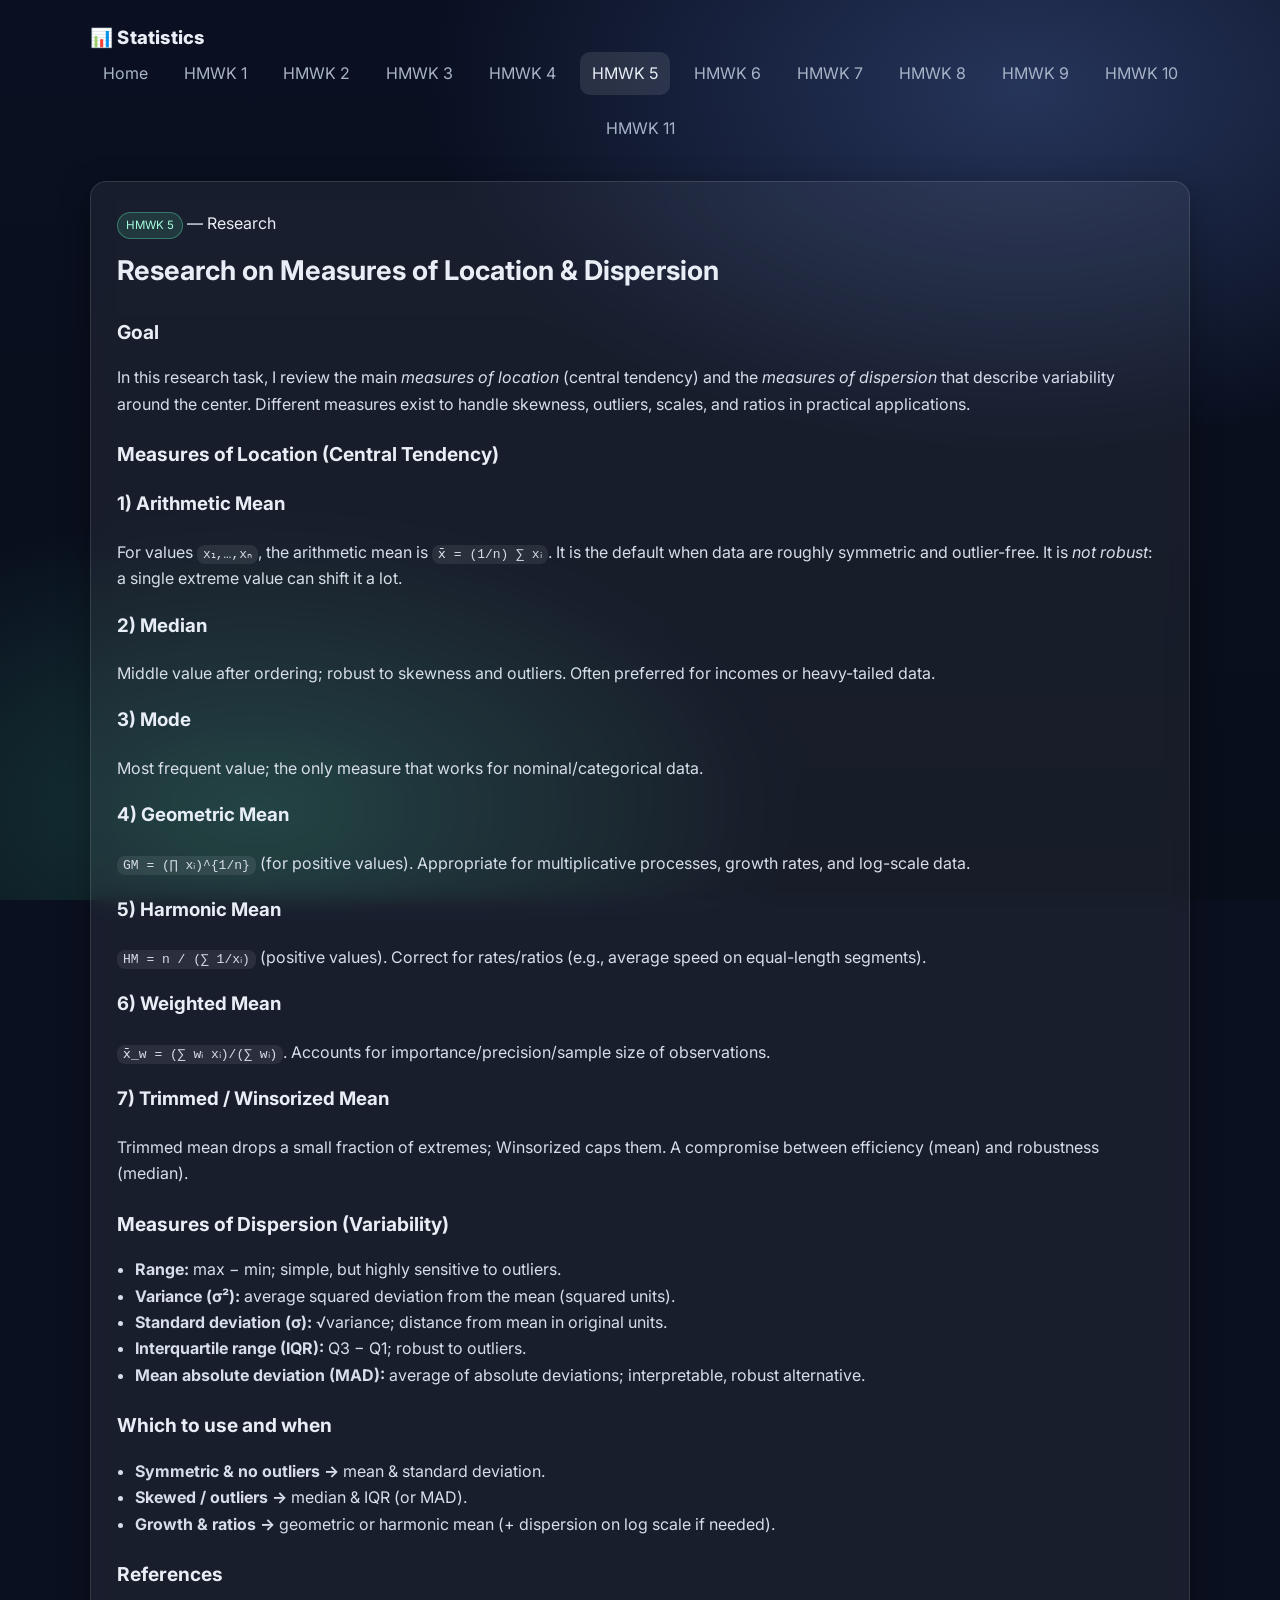
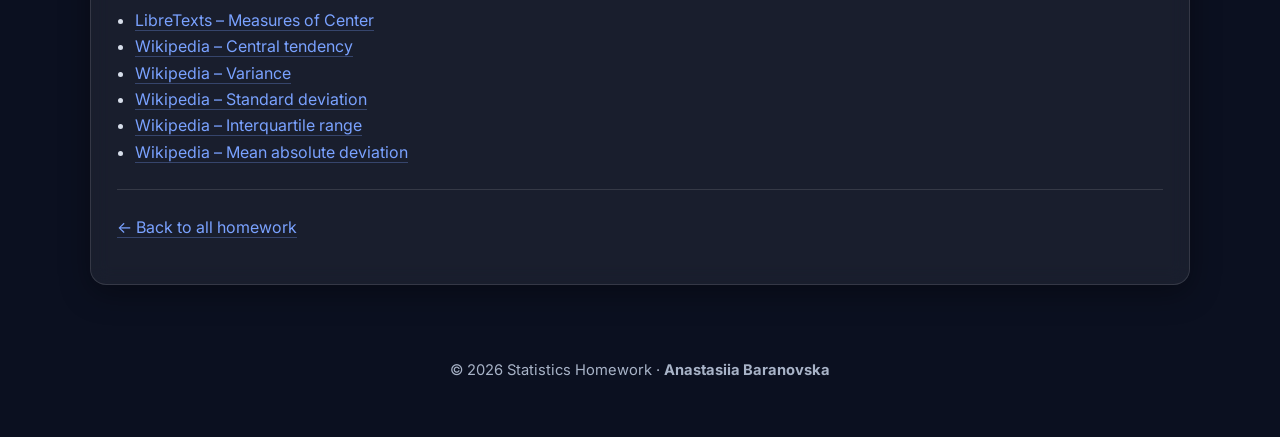
<file: hmwk5.html>
<!DOCTYPE html>
<html lang="en">
<head>
  <meta charset="UTF-8" />
  <meta name="viewport" content="width=device-width, initial-scale=1" />
  <title> HMWK 5 · Research on Location & Dispersion Measures</title>

  <link rel="preconnect" href="https://fonts.googleapis.com">
  <link rel="preconnect" href="https://fonts.gstatic.com" crossorigin>
  <link href="https://fonts.googleapis.com/css2?family=Inter:wght@400;600;800&display=swap" rel="stylesheet">
  <link rel="stylesheet" href="style.css?v=8" />
</head>
<body>
  <div class="bg-gradient" style="pointer-events:none; z-index:-1;"></div>

  <header class="site-header container">
    <a class="brand" href="index.html">📊 Statistics</a>
    <nav class="nav">
      <a href="index.html" class="nav-link">Home</a>
      <a href="hmwk1.html" class="nav-link">HMWK 1</a>
      <a href="hmwk2.html" class="nav-link">HMWK 2</a>
      <a href="hmwk3.html" class="nav-link">HMWK 3</a>
      <a href="hmwk4.html" class="nav-link">HMWK 4</a>
      <a href="hmwk5.html" class="nav-link active">HMWK 5</a>
      <a href="hmwk6.html" class="nav-link">HMWK 6</a>
      <a href="hmwk7.html" class="nav-link">HMWK 7</a>
      <a href="hmwk8.html" class="nav-link">HMWK 8</a>
      <a href="hmwk9.html" class="nav-link">HMWK 9</a>
      <a href="hmwk10.html" class="nav-link">HMWK 10</a>
      <a href="hmwk11.html" class="nav-link">HMWK 11</a>
    </nav>
  </header>

  <main class="container">
    <article class="post glass">
      <div class="post-meta">
        <span class="badge">HMWK 5</span>
        <span>—</span>
        <span>Research</span>
      </div>

      <h1>Research on Measures of Location & Dispersion</h1>

      <h2>Goal</h2>
      <p>
        In this research task, I review the main <em>measures of location</em> (central tendency) and the
        <em>measures of dispersion</em> that describe variability around the center. Different measures
        exist to handle skewness, outliers, scales, and ratios in practical applications.
      </p>

      <h2>Measures of Location (Central Tendency)</h2>
      <h3>1) Arithmetic Mean</h3>
      <p>
        For values <code>x₁,…,xₙ</code>, the arithmetic mean is <code>x̄ = (1/n) ∑ xᵢ</code>.
        It is the default when data are roughly symmetric and outlier-free. It is <em>not robust</em>:
        a single extreme value can shift it a lot.
      </p>

      <h3>2) Median</h3>
      <p>
        Middle value after ordering; robust to skewness and outliers. Often preferred for incomes or heavy-tailed data.
      </p>

      <h3>3) Mode</h3>
      <p>
        Most frequent value; the only measure that works for nominal/categorical data.
      </p>

      <h3>4) Geometric Mean</h3>
      <p>
        <code>GM = (∏ xᵢ)^{1/n}</code> (for positive values). Appropriate for multiplicative processes,
        growth rates, and log-scale data.
      </p>

      <h3>5) Harmonic Mean</h3>
      <p>
        <code>HM = n / (∑ 1/xᵢ)</code> (positive values). Correct for rates/ratios (e.g., average speed on equal-length segments).
      </p>

      <h3>6) Weighted Mean</h3>
      <p>
        <code>x̄_w = (∑ wᵢ xᵢ)/(∑ wᵢ)</code>. Accounts for importance/precision/sample size of observations.
      </p>

      <h3>7) Trimmed / Winsorized Mean</h3>
      <p>
        Trimmed mean drops a small fraction of extremes; Winsorized caps them.
        A compromise between efficiency (mean) and robustness (median).
      </p>

      <h2>Measures of Dispersion (Variability)</h2>
      <ul>
        <li><strong>Range:</strong> max − min; simple, but highly sensitive to outliers.</li>
        <li><strong>Variance (σ²):</strong> average squared deviation from the mean (squared units).</li>
        <li><strong>Standard deviation (σ):</strong> √variance; distance from mean in original units.</li>
        <li><strong>Interquartile range (IQR):</strong> Q3 − Q1; robust to outliers.</li>
        <li><strong>Mean absolute deviation (MAD):</strong> average of absolute deviations; interpretable, robust alternative.</li>
      </ul>

      <h2>Which to use and when</h2>
      <ul>
        <li><strong>Symmetric & no outliers →</strong> mean & standard deviation.</li>
        <li><strong>Skewed / outliers →</strong> median & IQR (or MAD).</li>
        <li><strong>Growth & ratios →</strong> geometric or harmonic mean (+ dispersion on log scale if needed).</li>
      </ul>

      <h2>References</h2>
      <ul>
        <li><a href="https://stats.libretexts.org/Bookshelves/Introductory_Statistics/Statistics_Learning_by_OpenStax_(2023)/03%3A_Descriptive_Statistics/3.1%3A_Measures_of_Center" target="_blank" rel="noopener">LibreTexts – Measures of Center</a></li>
        <li><a href="https://en.wikipedia.org/wiki/Central_tendency" target="_blank" rel="noopener">Wikipedia – Central tendency</a></li>
        <li><a href="https://en.wikipedia.org/wiki/Variance" target="_blank" rel="noopener">Wikipedia – Variance</a></li>
        <li><a href="https://en.wikipedia.org/wiki/Standard_deviation" target="_blank" rel="noopener">Wikipedia – Standard deviation</a></li>
        <li><a href="https://en.wikipedia.org/wiki/Interquartile_range" target="_blank" rel="noopener">Wikipedia – Interquartile range</a></li>
        <li><a href="https://en.wikipedia.org/wiki/Mean_absolute_deviation" target="_blank" rel="noopener">Wikipedia – Mean absolute deviation</a></li>
      </ul>

      <hr />
      <p class="back"><a href="index.html">← Back to all homework</a></p>
    </article>
  </main>

  <footer class="site-footer container">
    <p>© <span id="y"></span> Statistics Homework · <strong>Anastasiia Baranovska</strong></p>
  </footer>
  <script>document.getElementById('y').textContent = new Date().getFullYear();</script>
</body>
</html>
</file>
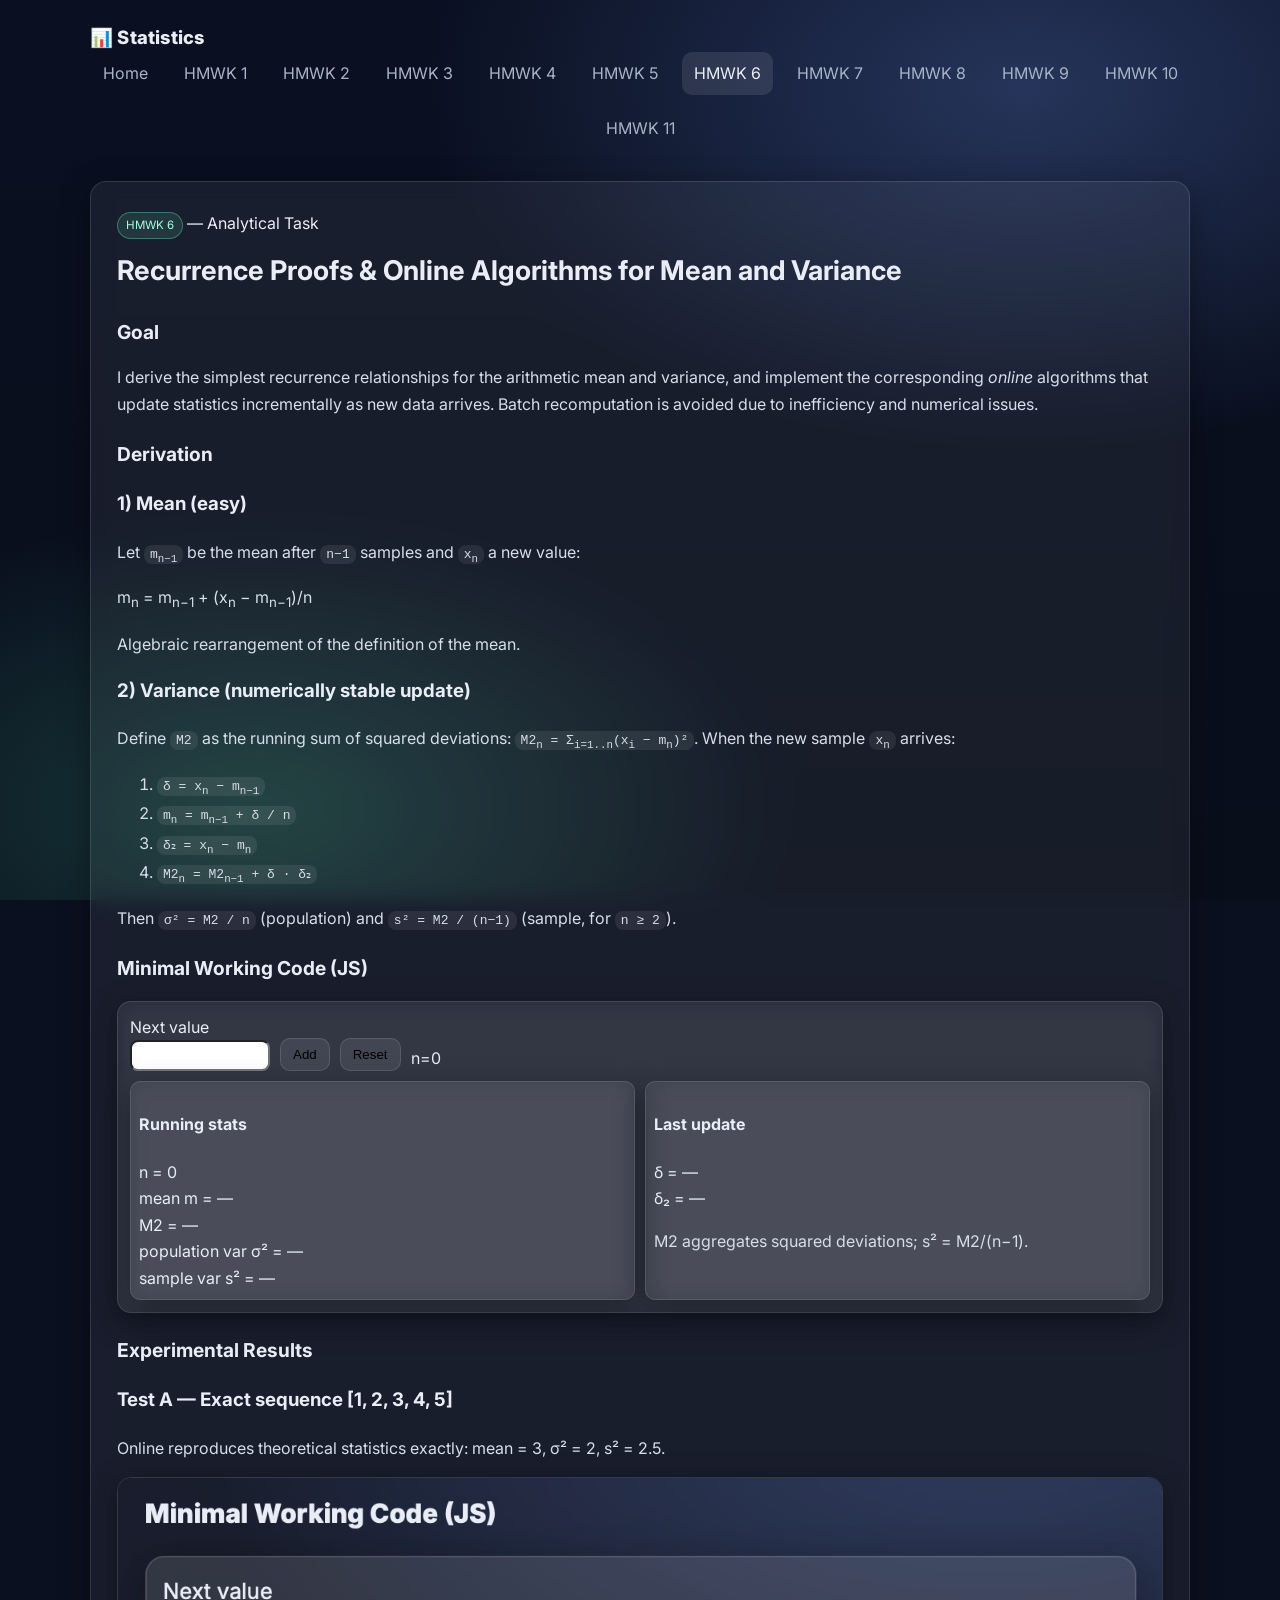
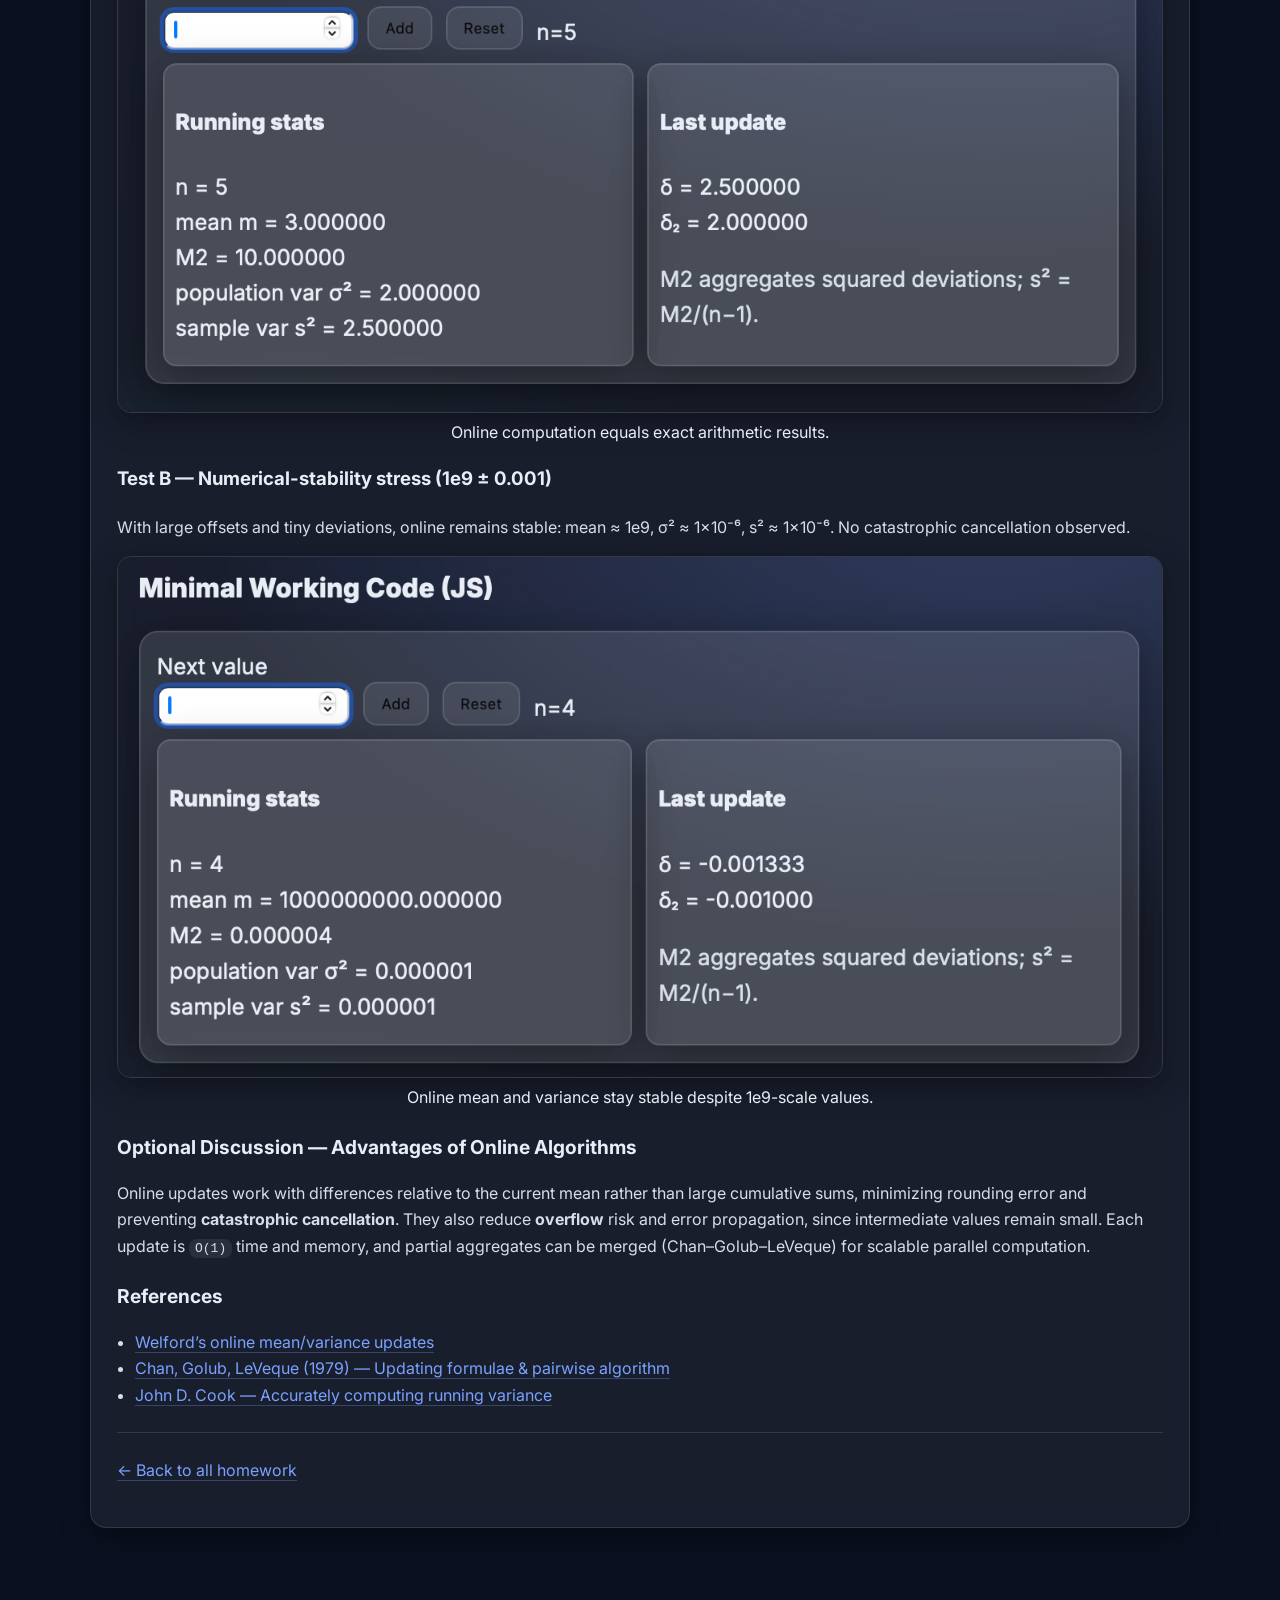
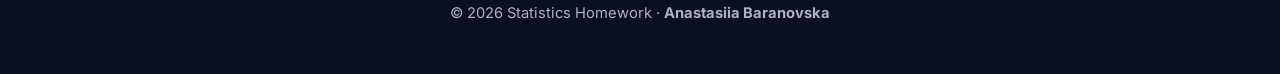
<file: hmwk6.html>
<!DOCTYPE html>
<html lang="en">
<head>
  <meta charset="UTF-8" />
  <meta name="viewport" content="width=device-width, initial-scale=1" />
  <title> HMWK 6 · Recurrence Proofs & Online Algorithms</title>

  <link rel="preconnect" href="https://fonts.googleapis.com">
  <link rel="preconnect" href="https://fonts.gstatic.com" crossorigin>
  <link href="https://fonts.googleapis.com/css2?family=Inter:wght@400;600;800&display=swap" rel="stylesheet">
  <link rel="stylesheet" href="style.css?v=8" />
</head>
<body>
  <div class="bg-gradient" style="pointer-events:none; z-index:-1;"></div>

  <header class="site-header container">
    <a class="brand" href="index.html">📊 Statistics</a>
    <nav class="nav">
      <a href="index.html" class="nav-link">Home</a>
      <a href="hmwk1.html" class="nav-link">HMWK 1</a>
      <a href="hmwk2.html" class="nav-link">HMWK 2</a>
      <a href="hmwk3.html" class="nav-link">HMWK 3</a>
      <a href="hmwk4.html" class="nav-link">HMWK 4</a>
      <a href="hmwk5.html" class="nav-link">HMWK 5</a>
      <a href="hmwk6.html" class="nav-link active">HMWK 6</a>
      <a href="hmwk7.html" class="nav-link">HMWK 7</a>
      <a href="hmwk8.html" class="nav-link">HMWK 8</a>
      <a href="hmwk9.html" class="nav-link">HMWK 9</a>
      <a href="hmwk10.html" class="nav-link">HMWK 10</a>
      <a href="hmwk11.html" class="nav-link">HMWK 11</a>
    </nav>
  </header>

  <main class="container">
    <article class="post glass">
      <div class="post-meta">
        <span class="badge">HMWK  6</span>
        <span>—</span>
        <span>Analytical Task</span>
      </div>

      <h1>Recurrence Proofs & Online Algorithms for Mean and Variance</h1>

      <h2>Goal</h2>
      <p>
        I derive the simplest recurrence relationships for the arithmetic mean and variance,
        and implement the corresponding <em>online</em> algorithms that update statistics incrementally
        as new data arrives. Batch recomputation is avoided due to inefficiency and numerical issues.
      </p>

      <h2>Derivation</h2>

      <h3>1) Mean (easy)</h3>
      <p>
        Let <code>m<sub>n−1</sub></code> be the mean after <code>n−1</code> samples and <code>x<sub>n</sub></code> a new value:
      </p>
      <p class="mono small">
        m<sub>n</sub> = m<sub>n−1</sub> + (x<sub>n</sub> − m<sub>n−1</sub>)/n
      </p>
      <p class="muted small">Algebraic rearrangement of the definition of the mean.</p>

      <h3>2) Variance (numerically stable update)</h3>
      <p>
        Define <code>M2</code> as the running sum of squared deviations:
        <code>M2<sub>n</sub> = Σ<sub>i=1..n</sub>(x<sub>i</sub> − m<sub>n</sub>)²</code>.
        When the new sample <code>x<sub>n</sub></code> arrives:
      </p>
      <ol>
        <li><code>δ = x<sub>n</sub> − m<sub>n−1</sub></code></li>
        <li><code>m<sub>n</sub> = m<sub>n−1</sub> + δ / n</code></li>
        <li><code>δ₂ = x<sub>n</sub> − m<sub>n</sub></code></li>
        <li><code>M2<sub>n</sub> = M2<sub>n−1</sub> + δ · δ₂</code></li>
      </ol>
      <p>
        Then <code>σ² = M2 / n</code> (population) and <code>s² = M2 / (n−1)</code> (sample, for <code>n ≥ 2</code>).
      </p>

      <h2>Minimal Working Code (JS)</h2>
      <section class="tool glass" style="padding:12px;border-radius:14px">
        <div style="display:flex;gap:10px;flex-wrap:wrap;align-items:flex-end">
          <div>
            <label class="subtle">Next value</label><br>
            <input id="rs-x" type="number" step="any" style="width:140px;padding:6px;border-radius:8px;">
          </div>
          <button id="rs-add" class="btn">Add</button>
          <button id="rs-reset" class="btn">Reset</button>
          <span class="pill mono" id="rs-hint">n=0</span>
        </div>

        <div style="display:grid;grid-template-columns:repeat(2,minmax(220px,1fr));gap:10px;margin-top:10px;">
          <div class="glass" style="padding:8px;border-radius:10px">
            <h4>Running stats</h4>
            <div class="mono small">
              n = <span id="rs-n">0</span><br>
              mean m = <span id="rs-mean">—</span><br>
              M2 = <span id="rs-m2">—</span><br>
              population var σ² = <span id="rs-var">—</span><br>
              sample var s² = <span id="rs-svar">—</span>
            </div>
          </div>
          <div class="glass" style="padding:8px;border-radius:10px">
            <h4>Last update</h4>
            <div class="mono small">
              δ  = <span id="rs-d1">—</span><br>
              δ₂ = <span id="rs-d2">—</span>
            </div>
            <p class="muted small">M2 aggregates squared deviations; s² = M2/(n−1).</p>
          </div>
        </div>
      </section>

      <script>
      (function(){
        'use strict';
        let n=0, mean=0, M2=0;
        const $ = id => document.getElementById(id);
        const fmt = v => Number.isFinite(v) ? (+v).toFixed(6) : '—';

        function add(x){
          const n1 = n + 1;
          const delta = x - mean;
          const mean1 = mean + delta / n1;
          const delta2 = x - mean1;
          const M21 = M2 + delta * delta2;

          n = n1; mean = mean1; M2 = M21;
          $('rs-n').textContent = n;
          $('rs-mean').textContent = fmt(mean);
          $('rs-m2').textContent = fmt(M2);
          $('rs-var').textContent = n>0 ? fmt(M2 / n) : '—';
          $('rs-svar').textContent = n>1 ? fmt(M2 / (n-1)) : '—';
          $('rs-d1').textContent = fmt(delta);
          $('rs-d2').textContent = fmt(delta2);
          $('rs-hint').textContent = 'n=' + n;
        }

        function reset(){
          n=0; mean=0; M2=0;
          ['rs-n','rs-mean','rs-m2','rs-var','rs-svar','rs-d1','rs-d2'].forEach(id=>$(id).textContent='—');
          $('rs-n').textContent = 0;
          $('rs-hint').textContent = 'n=0';
          $('rs-x').value = '';
        }

        $('rs-add').onclick = ()=>{
          const v = parseFloat(($('rs-x').value||'').trim());
          if(Number.isFinite(v)) add(v);
          $('rs-x').value = '';
          $('rs-x').focus();
        };
        $('rs-reset').onclick = reset;
      })();
      </script>

      <h2>Experimental Results</h2>

      <h3>Test A — Exact sequence [1, 2, 3, 4, 5]</h3>
      <p>
        Online reproduces theoretical statistics exactly:
        mean = 3, σ² = 2, s² = 2.5.
      </p>
      <figure>
        <img src="images/hmwk6_testA.png" alt="Test A — Online results for [1,2,3,4,5]" class="screenshot">
        <figcaption class="subtle">Online computation equals exact arithmetic results.</figcaption>
      </figure>

      <h3>Test B — Numerical-stability stress (1e9 ± 0.001)</h3>
      <p>
        With large offsets and tiny deviations, online remains stable:
        mean ≈ 1e9, σ² ≈ 1×10⁻⁶, s² ≈ 1×10⁻⁶. No catastrophic cancellation observed.
      </p>
      <figure>
        <img src="images/hmwk6_testB.png" alt="Test B — Online stability with large offsets" class="screenshot">
        <figcaption class="subtle">Online mean and variance stay stable despite 1e9-scale values.</figcaption>
      </figure>

      <h2>Optional Discussion — Advantages of Online Algorithms</h2>
      <p>
        Online updates work with differences relative to the current mean rather than large cumulative sums,
        minimizing rounding error and preventing <strong>catastrophic cancellation</strong>.
        They also reduce <strong>overflow</strong> risk and error propagation, since intermediate values remain small.
        Each update is <code>O(1)</code> time and memory, and partial aggregates can be merged (Chan–Golub–LeVeque)
        for scalable parallel computation.
      </p>

      <h2>References</h2>
      <ul>
        <li><a href="https://en.wikipedia.org/wiki/Algorithms_for_calculating_variance#welford's_online_algorithm" target="_blank" rel="noopener">Welford’s online mean/variance updates</a></li>
        <li><a href="https://i.stanford.edu/pub/cstr/reports/cs/tr/79/773/CS-TR-79-773.pdf" target="_blank" rel="noopener">Chan, Golub, LeVeque (1979) — Updating formulae & pairwise algorithm</a></li>
        <li><a href="https://www.johndcook.com/blog/standard_deviation/" target="_blank" rel="noopener">John D. Cook — Accurately computing running variance</a></li>
      </ul>

      <hr />
      <p class="back"><a href="index.html">← Back to all homework</a></p>
    </article>
  </main>

  <footer class="site-footer container">
    <p>© <span id="y"></span> Statistics Homework · <strong>Anastasiia Baranovska</strong></p>
  </footer>
  <script>document.getElementById('y').textContent = new Date().getFullYear();</script>
</body>
</html>
</file>
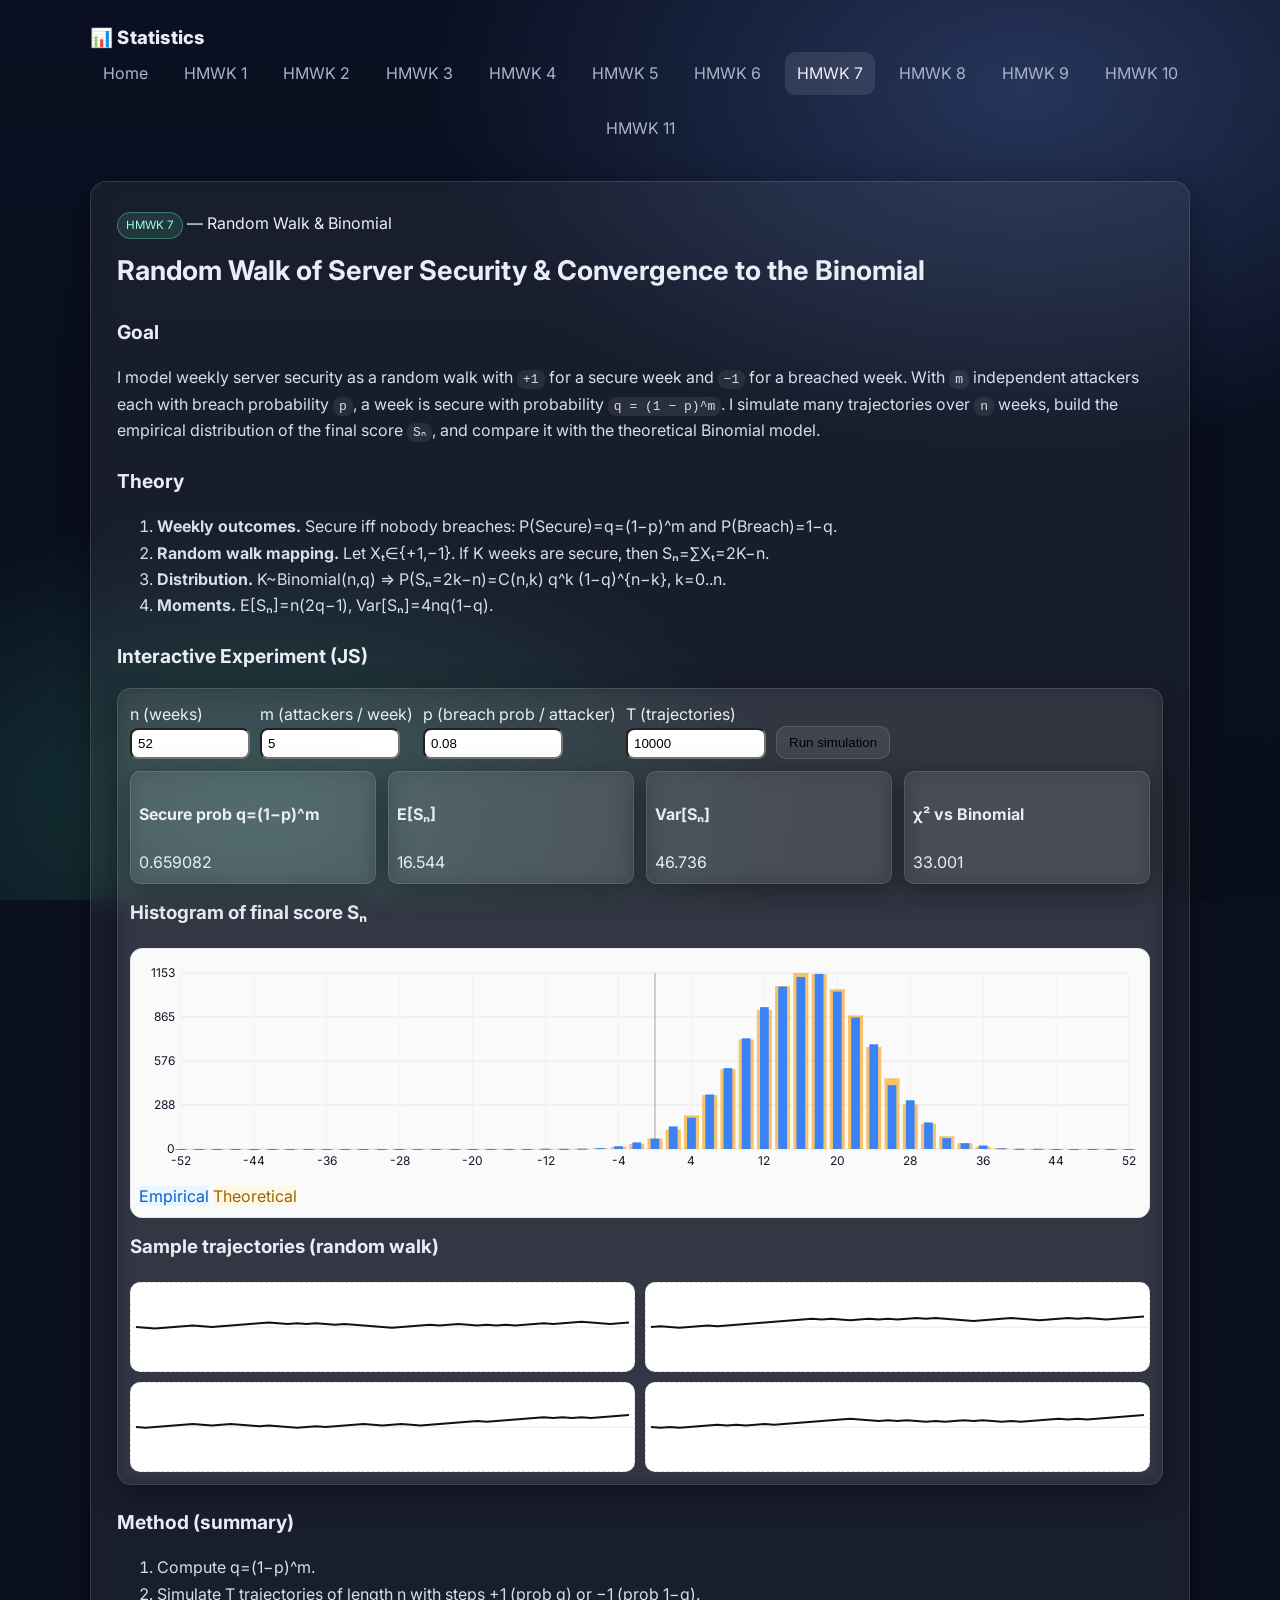
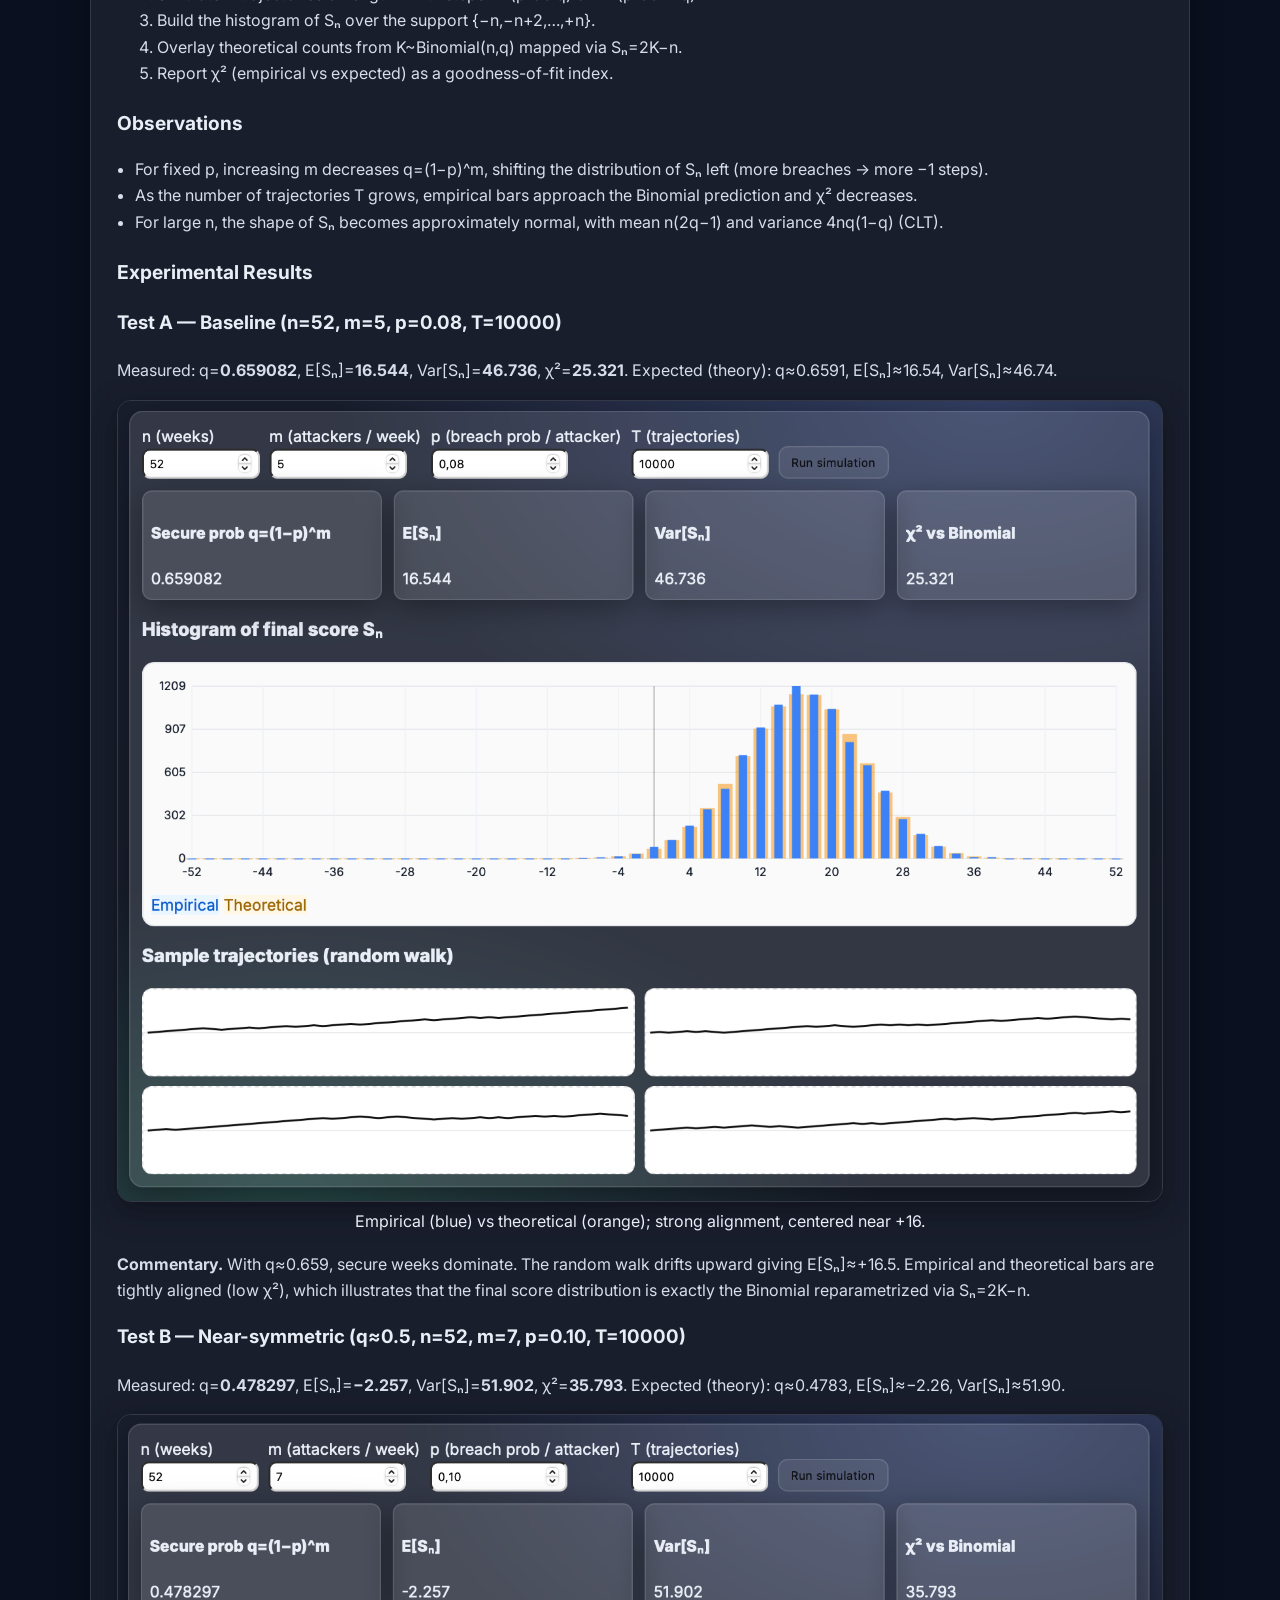
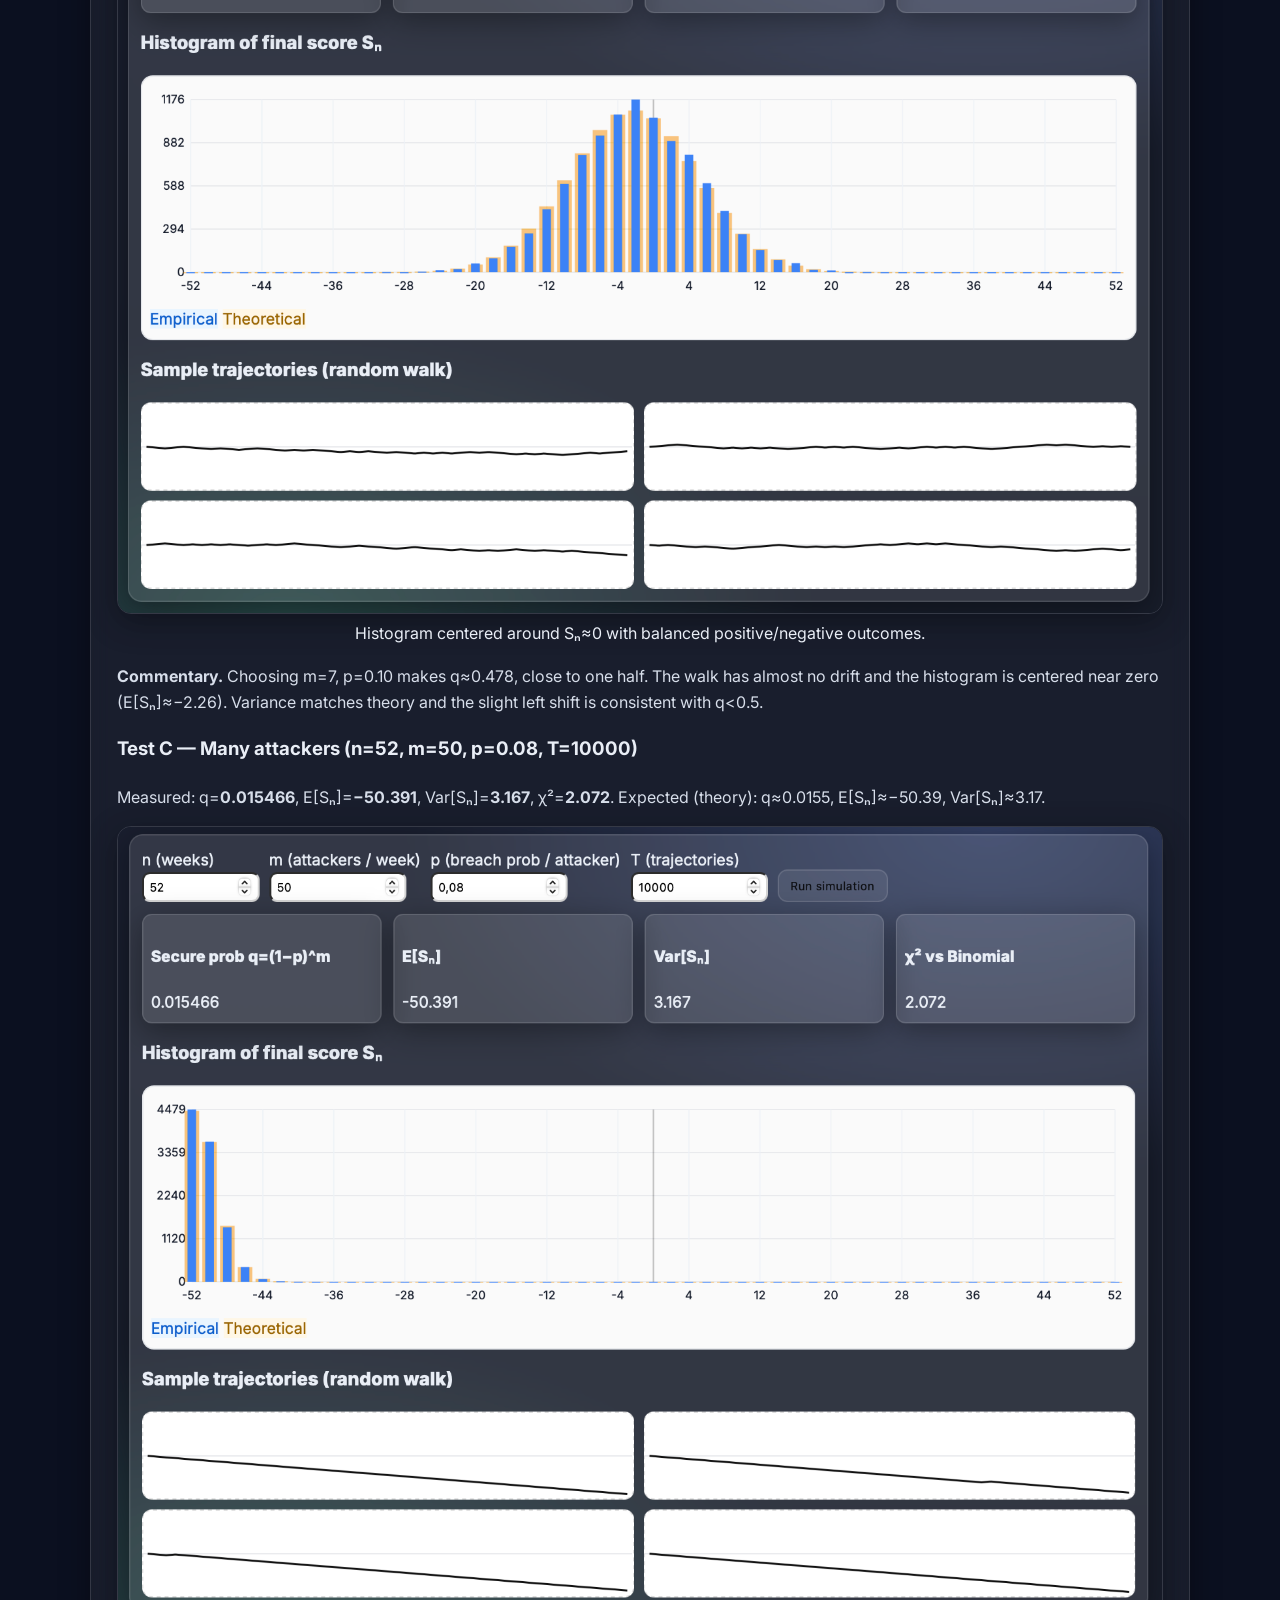
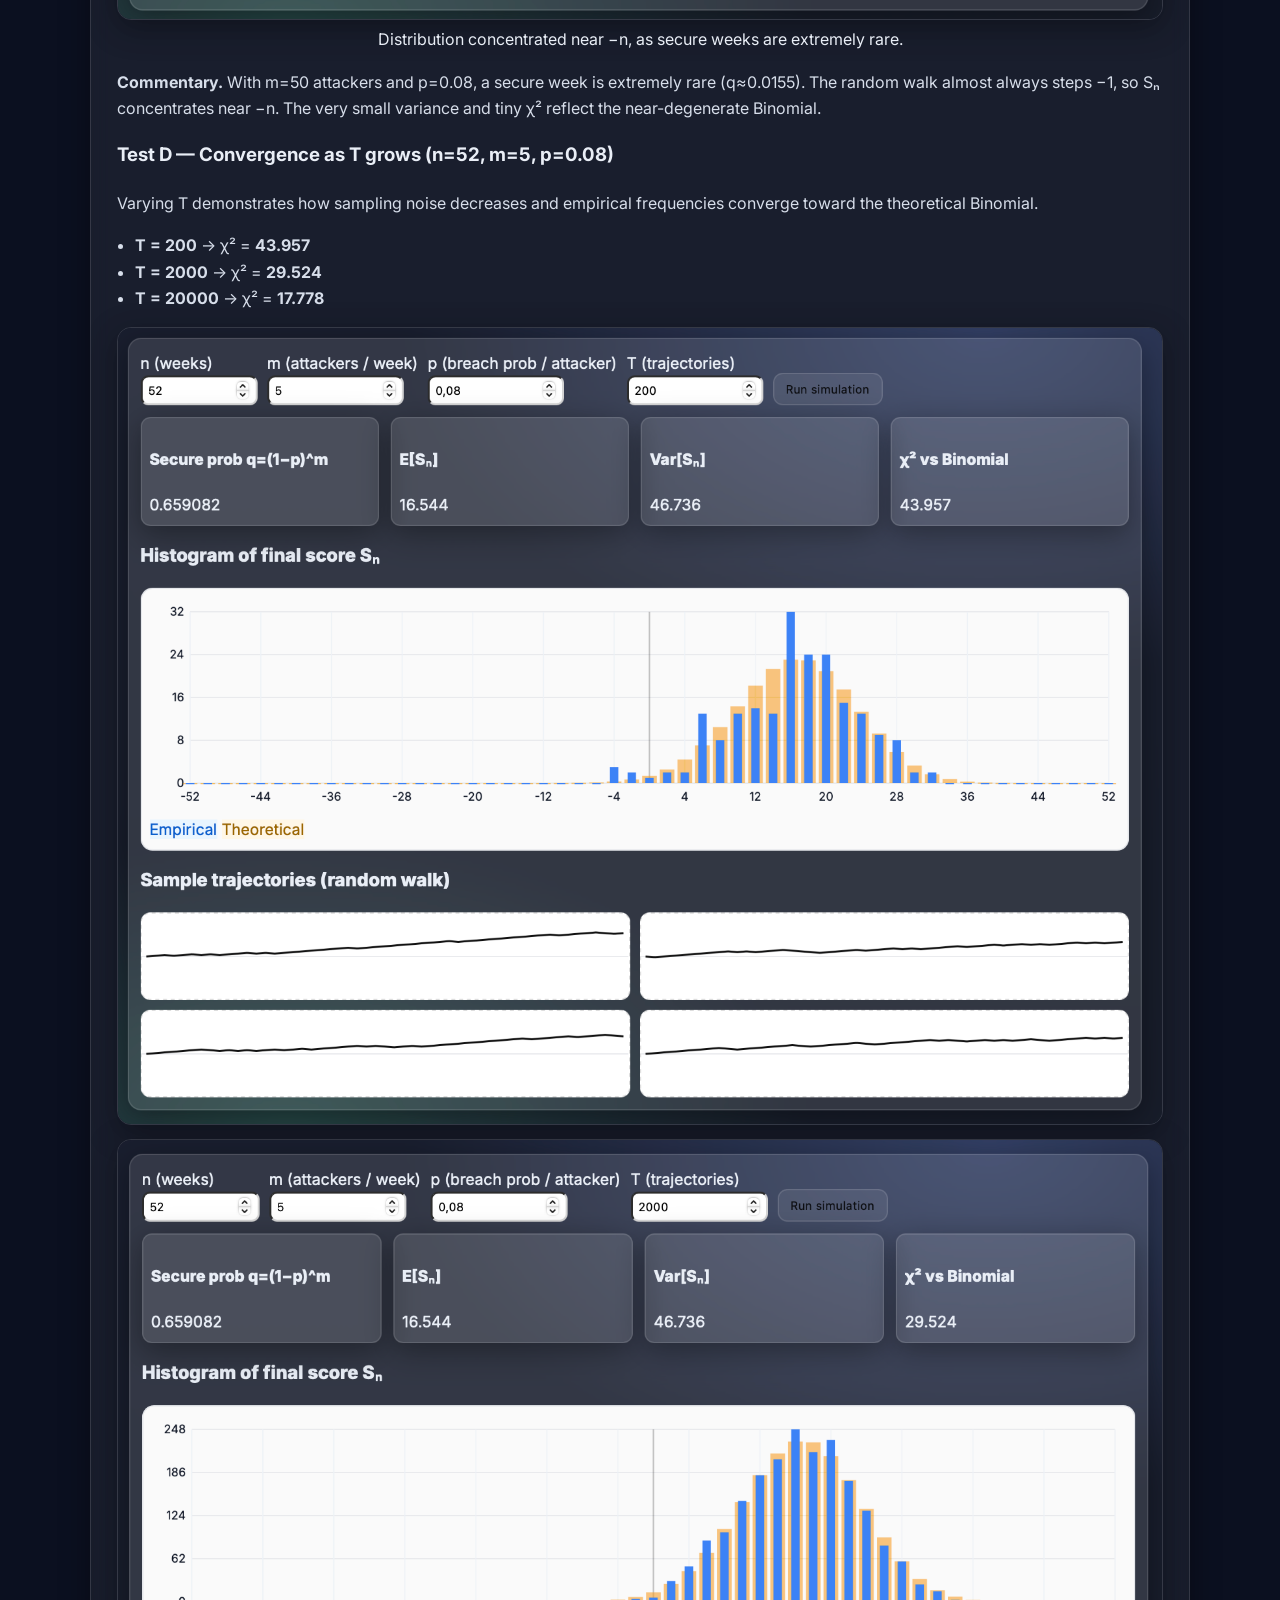
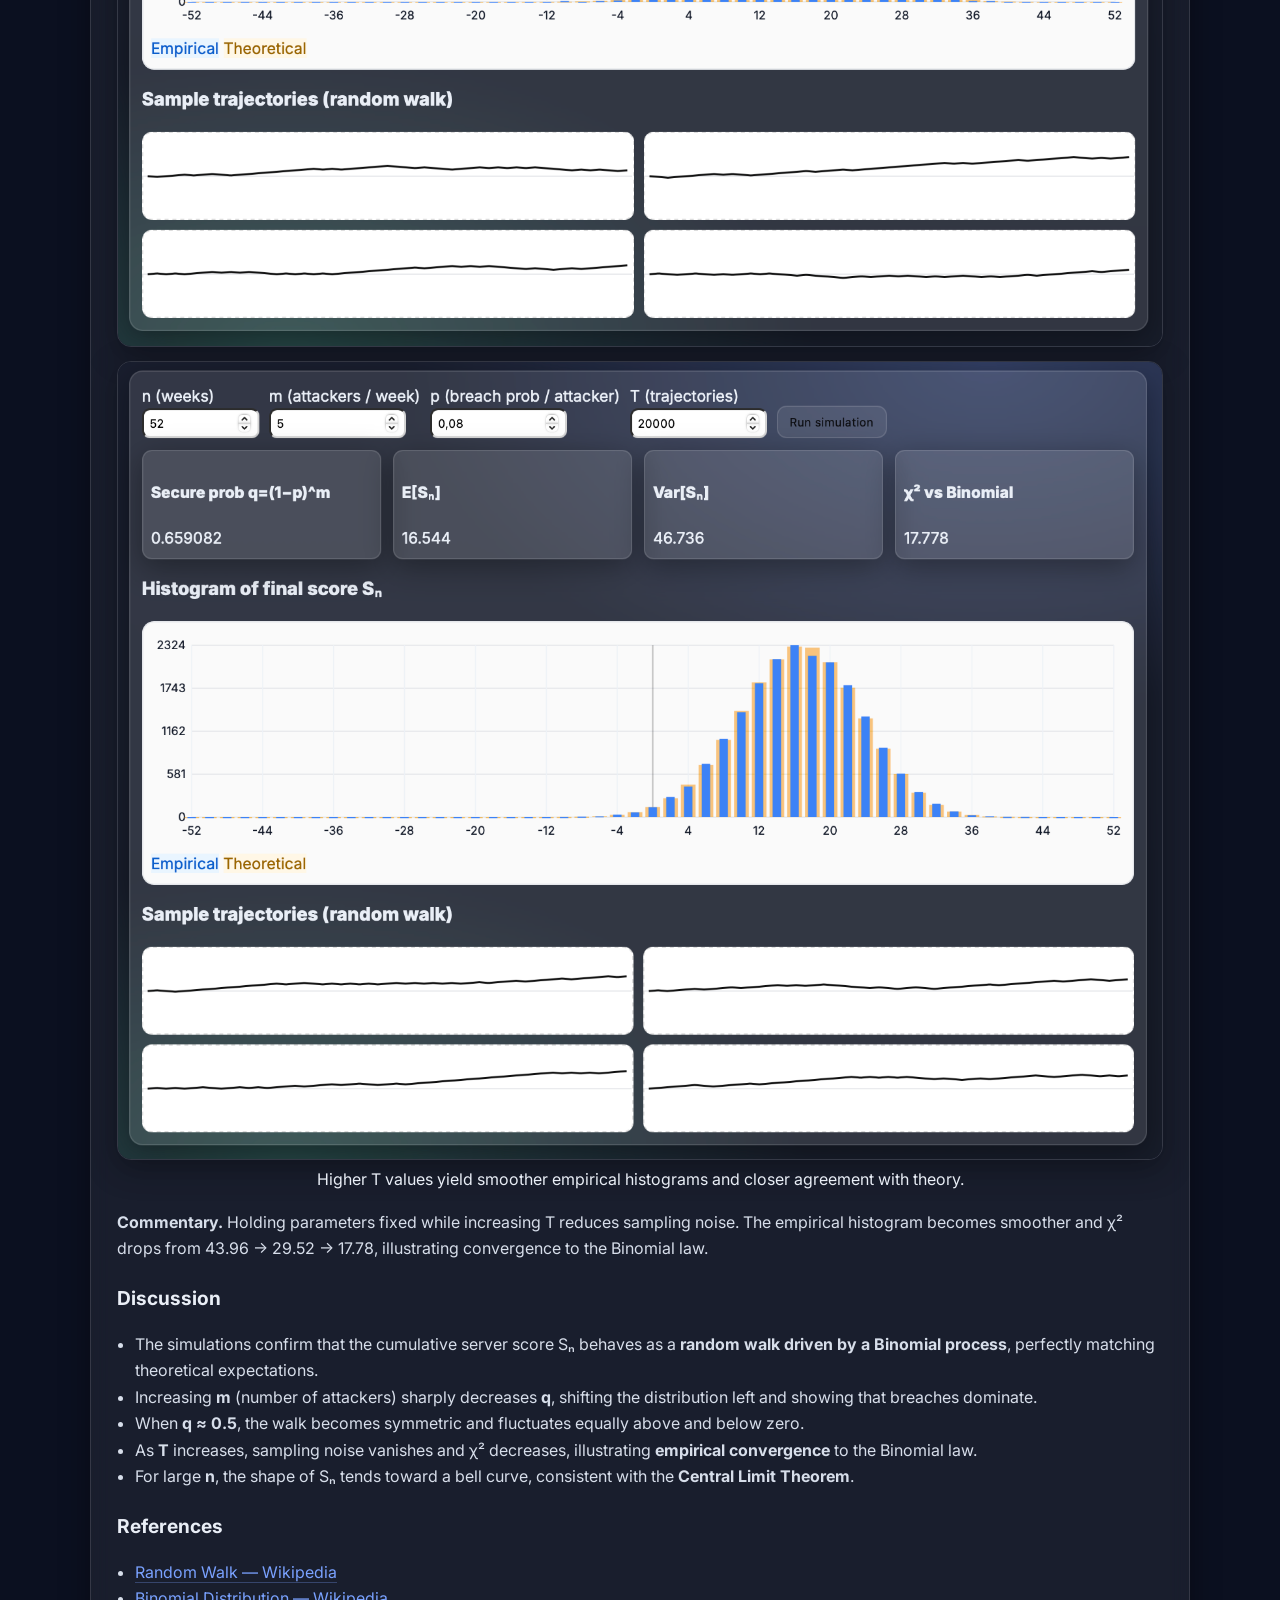
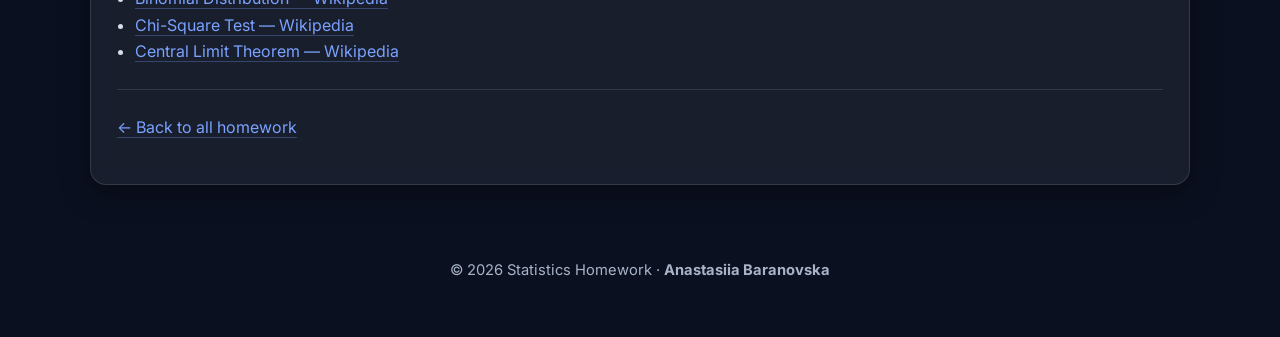
<file: hmwk7.html>
<!DOCTYPE html>
<html lang="en">
<head>
  <meta charset="UTF-8" />
  <meta name="viewport" content="width=device-width, initial-scale=1" />
  <title> HMWK 7 · Random Walk of Server Security & Binomial Convergence</title>

  <link rel="preconnect" href="https://fonts.googleapis.com">
  <link rel="preconnect" href="https://fonts.gstatic.com" crossorigin>
  <link href="https://fonts.googleapis.com/css2?family=Inter:wght@400;600;800&display=swap" rel="stylesheet">
  <link rel="stylesheet" href="style.css?v=8" />
</head>
<body>
  <div class="bg-gradient" style="pointer-events:none; z-index:-1;"></div>

  <header class="site-header container">
    <a class="brand" href="index.html">📊 Statistics</a>
    <nav class="nav">
      <a href="index.html" class="nav-link">Home</a>
      <a href="hmwk1.html" class="nav-link">HMWK 1</a>
      <a href="hmwk2.html" class="nav-link">HMWK 2</a>
      <a href="hmwk3.html" class="nav-link">HMWK 3</a>
      <a href="hmwk4.html" class="nav-link">HMWK 4</a>
      <a href="hmwk5.html" class="nav-link">HMWK 5</a>
      <a href="hmwk6.html" class="nav-link">HMWK 6</a>
      <a href="hmwk7.html" class="nav-link active">HMWK 7</a>
      <a href="hmwk8.html" class="nav-link">HMWK 8</a>
      <a href="hmwk9.html" class="nav-link">HMWK 9</a>
      <a href="hmwk10.html" class="nav-link">HMWK 10</a>
      <a href="hmwk11.html" class="nav-link">HMWK 11</a>
    </nav>
  </header>

  <main class="container">
    <article class="post glass">
      <div class="post-meta">
        <span class="badge">HMWK 7</span>
        <span>—</span>
        <span>Random Walk & Binomial</span>
      </div>

      <h1>Random Walk of Server Security & Convergence to the Binomial</h1>

      <h2>Goal</h2>
      <p>
        I model weekly server security as a random walk with <code>+1</code> for a secure week and <code>−1</code> for a breached week.
        With <code>m</code> independent attackers each with breach probability <code>p</code>, a week is secure with probability
        <code>q = (1 − p)^m</code>. I simulate many trajectories over <code>n</code> weeks, build the empirical distribution
        of the final score <code>Sₙ</code>, and compare it with the theoretical Binomial model.
      </p>

      <h2>Theory</h2>
      <ol>
        <li><strong>Weekly outcomes.</strong> Secure iff nobody breaches:
          <span class="mono">P(Secure)=q=(1−p)^m</span> and <span class="mono">P(Breach)=1−q</span>.
        </li>
        <li><strong>Random walk mapping.</strong> Let <span class="mono">Xₜ∈{+1,−1}</span>.
          If <span class="mono">K</span> weeks are secure, then <span class="mono">Sₙ=∑Xₜ=2K−n</span>.
        </li>
        <li><strong>Distribution.</strong> <span class="mono">K~Binomial(n,q)</span> ⇒
          <span class="mono">P(Sₙ=2k−n)=C(n,k) q^k (1−q)^{n−k}</span>, <span class="mono">k=0..n</span>.
        </li>
        <li><strong>Moments.</strong> <span class="mono">E[Sₙ]=n(2q−1)</span>, <span class="mono">Var[Sₙ]=4nq(1−q)</span>.
        </li>
      </ol>

      <h2>Interactive Experiment (JS)</h2>
      <section class="tool glass" style="padding:12px;border-radius:14px">
        <div style="display:flex;gap:10px;flex-wrap:wrap;align-items:flex-end">
          <div>
            <label>n (weeks)</label><br>
            <input id="weeks" type="number" min="1" max="1000" step="1" value="52" style="width:120px;padding:6px;border-radius:8px;">
          </div>
          <div>
            <label>m (attackers / week)</label><br>
            <input id="attackers" type="number" min="1" max="10000" step="1" value="5" style="width:140px;padding:6px;border-radius:8px;">
          </div>
          <div>
            <label>p (breach prob / attacker)</label><br>
            <input id="p" type="number" min="0" max="1" step="0.001" value="0.08" style="width:140px;padding:6px;border-radius:8px;">
          </div>
          <div>
            <label>T (trajectories)</label><br>
            <input id="trajs" type="number" min="1" max="200000" step="100" value="10000" style="width:140px;padding:6px;border-radius:8px;">
          </div>
          <button id="btn-run" class="btn">Run simulation</button>
        </div>

        <div class="kpi-grid" 
                style="display:grid;grid-template-columns:repeat(auto-fit,minmax(200px,1fr));
                        gap:12px;margin-top:12px;width:100%;">
            <div class="glass" style="padding:8px;border-radius:10px;min-width:0">
                <h4>Secure prob q=(1−p)^m</h4>
                <div class="mono"><span id="kpi-q">—</span></div>
            </div>
            <div class="glass" style="padding:8px;border-radius:10px;min-width:0">
                <h4>E[Sₙ]</h4>
                <div class="mono"><span id="kpi-mean">—</span></div>
            </div>
            <div class="glass" style="padding:8px;border-radius:10px;min-width:0">
                <h4>Var[Sₙ]</h4>
                <div class="mono"><span id="kpi-var">—</span></div>
            </div>
            <div class="glass" style="padding:8px;border-radius:10px;min-width:0">
                <h4>χ² vs Binomial</h4>
                <div class="mono"><span id="kpi-chisq">—</span></div>
            </div>
            </div>


        <h3 style="margin-top:14px;">Histogram of final score Sₙ</h3>
        <div style="border:1px solid var(--border,#e5e7eb);border-radius:12px;padding:8px;background:#fafafa">
        <canvas id="histCanvas" style="width:100%;height:220px;display:block;"></canvas>
        <div class="muted small" style="margin-top:6px;">
            <span class="pill" style="background:#e9f5ff;color:#0b5fcc">Empirical</span>
            <span class="pill" style="background:#fff7e6;color:#9a6700">Theoretical</span>
        </div>
        </div>

        <h3 style="margin-top:14px;">Sample trajectories (random walk)</h3>
        <div style="display:grid;grid-template-columns:repeat(2,minmax(0,1fr));gap:10px;">
          <canvas id="spark1" style="width:100%;height:90px;border:1px dashed #ddd;border-radius:10px;background:#fff;"></canvas>
          <canvas id="spark2" style="width:100%;height:90px;border:1px dashed #ddd;border-radius:10px;background:#fff;"></canvas>
          <canvas id="spark3" style="width:100%;height:90px;border:1px dashed #ddd;border-radius:10px;background:#fff;"></canvas>
          <canvas id="spark4" style="width:100%;height:90px;border:1px dashed #ddd;border-radius:10px;background:#fff;"></canvas>
        </div>
      </section>

      <h2>Method (summary)</h2>
      <ol>
        <li>Compute <span class="mono">q=(1−p)^m</span>.</li>
        <li>Simulate <span class="mono">T</span> trajectories of length <span class="mono">n</span> with steps <span class="mono">+1</span> (prob q) or <span class="mono">−1</span> (prob 1−q).</li>
        <li>Build the histogram of <span class="mono">Sₙ</span> over the support <span class="mono">{−n,−n+2,…,+n}</span>.</li>
        <li>Overlay theoretical counts from <span class="mono">K~Binomial(n,q)</span> mapped via <span class="mono">Sₙ=2K−n</span>.</li>
        <li>Report <span class="mono">χ²</span> (empirical vs expected) as a goodness-of-fit index.</li>
          
      </ol>

      <h2>Observations</h2>
      <ul>
        <li>For fixed <span class="mono">p</span>, increasing <span class="mono">m</span> decreases <span class="mono">q=(1−p)^m</span>, shifting the distribution of <span class="mono">Sₙ</span> left (more breaches → more −1 steps).</li>
        <li>As the number of trajectories <span class="mono">T</span> grows, empirical bars approach the Binomial prediction and <span class="mono">χ²</span> decreases.</li>
        <li>For large <span class="mono">n</span>, the shape of <span class="mono">Sₙ</span> becomes approximately normal, with mean <span class="mono">n(2q−1)</span> and variance <span class="mono">4nq(1−q)</span> (CLT).</li>
      </ul>      

      <h2>Experimental Results</h2>
        <h3>Test A — Baseline (n=52, m=5, p=0.08, T=10000)</h3>
        <p>
        Measured: q=<strong>0.659082</strong>, E[Sₙ]=<strong>16.544</strong>, Var[Sₙ]=<strong>46.736</strong>, χ²=<strong>25.321</strong>.  
        Expected (theory): q≈0.6591, E[Sₙ]≈16.54, Var[Sₙ]≈46.74.
        </p>
        <figure>
        <img src="images/hmwk7_testA.png" alt="Test A — Baseline histogram vs Binomial" class="screenshot">
        <figcaption class="subtle">Empirical (blue) vs theoretical (orange); strong alignment, centered near +16.</figcaption>
        </figure>
        <p class="muted">
            <strong>Commentary.</strong> With <span class="mono">q≈0.659</span>, secure weeks dominate. The random walk drifts upward
            giving <span class="mono">E[Sₙ]≈+16.5</span>. Empirical and theoretical bars are tightly aligned (low <span class="mono">χ²</span>),
            which illustrates that the final score distribution is exactly the Binomial reparametrized via <span class="mono">Sₙ=2K−n</span>.
        </p>          

        <h3>Test B — Near-symmetric (q≈0.5, n=52, m=7, p=0.10, T=10000)</h3>
        <p>
        Measured: q=<strong>0.478297</strong>, E[Sₙ]=<strong>−2.257</strong>, Var[Sₙ]=<strong>51.902</strong>, χ²=<strong>35.793</strong>.  
        Expected (theory): q≈0.4783, E[Sₙ]≈−2.26, Var[Sₙ]≈51.90.
        </p>
        <figure>
        <img src="images/hmwk7_testB.png" alt="Test B — Near-symmetric histogram vs Binomial" class="screenshot">
        <figcaption class="subtle">
            Histogram centered around Sₙ≈0 with balanced positive/negative outcomes.
        </figcaption>
        </figure>
        <p class="muted">
            <strong>Commentary.</strong> Choosing <span class="mono">m=7, p=0.10</span> makes <span class="mono">q≈0.478</span>, close to one half.
            The walk has almost no drift and the histogram is centered near zero
            (<span class="mono">E[Sₙ]≈−2.26</span>). Variance matches theory and the slight left shift is consistent with <span class="mono">q&lt;0.5</span>.
          </p>          

        <h3>Test C — Many attackers (n=52, m=50, p=0.08, T=10000)</h3>
        <p>
        Measured: q=<strong>0.015466</strong>, E[Sₙ]=<strong>−50.391</strong>, Var[Sₙ]=<strong>3.167</strong>, χ²=<strong>2.072</strong>.  
        Expected (theory): q≈0.0155, E[Sₙ]≈−50.39, Var[Sₙ]≈3.17.
        </p>
        <figure>
        <img src="images/hmwk7_testC.png" alt="Test C — Many attackers histogram vs Binomial" class="screenshot">
        <figcaption class="subtle">
            Distribution concentrated near −n, as secure weeks are extremely rare.
        </figcaption>
        </figure>
        <p class="muted">
            <strong>Commentary.</strong> With <span class="mono">m=50</span> attackers and <span class="mono">p=0.08</span>, a secure week is extremely rare
            (<span class="mono">q≈0.0155</span>). The random walk almost always steps −1, so <span class="mono">Sₙ</span> concentrates near
            <span class="mono">−n</span>. The very small variance and tiny <span class="mono">χ²</span> reflect the near-degenerate Binomial.
          </p>          

        <h3>Test D — Convergence as T grows (n=52, m=5, p=0.08)</h3>
        <p>
        Varying T demonstrates how sampling noise decreases and empirical frequencies converge toward the theoretical Binomial.
        </p>
        <ul>
        <li><strong>T = 200</strong> → χ² = <strong>43.957</strong></li>
        <li><strong>T = 2000</strong> → χ² = <strong>29.524</strong></li>
        <li><strong>T = 20000</strong> → χ² = <strong>17.778</strong></li>
        </ul>
        <figure>
        <img src="images/hmwk7_testD_200.png" alt="Test D — T=200" class="screenshot">
        </figure>
        <figure>
        <img src="images/hmwk7_testD_2000.png" alt="Test D — T=2000" class="screenshot">
        </figure>
        <figure>
        <img src="images/hmwk7_testD_20000.png" alt="Test D — T=20000" class="screenshot">
        <figcaption class="subtle">
            Higher T values yield smoother empirical histograms and closer agreement with theory.
        </figcaption>
        </figure>
        <p class="muted">
            <strong>Commentary.</strong> Holding parameters fixed while increasing <span class="mono">T</span> reduces sampling noise.
            The empirical histogram becomes smoother and <span class="mono">χ²</span> drops from <span class="mono">43.96 → 29.52 → 17.78</span>,
            illustrating convergence to the Binomial law.
          </p>
          

        <h2>Discussion</h2>
        <ul>
        <li>
            The simulations confirm that the cumulative server score Sₙ behaves as a
            <strong>random walk driven by a Binomial process</strong>, perfectly matching theoretical expectations.
        </li>
        <li>
            Increasing <strong>m</strong> (number of attackers) sharply decreases <strong>q</strong>,
            shifting the distribution left and showing that breaches dominate.
        </li>
        <li>
            When <strong>q ≈ 0.5</strong>, the walk becomes symmetric and fluctuates equally above and below zero.
        </li>
        <li>
            As <strong>T</strong> increases, sampling noise vanishes and χ² decreases,
            illustrating <strong>empirical convergence</strong> to the Binomial law.
        </li>
        <li>
            For large <strong>n</strong>, the shape of Sₙ tends toward a bell curve, consistent with the
            <strong>Central Limit Theorem</strong>.
        </li>
        </ul>


        <h2>References</h2>
        <ul>
        <li><a href="https://en.wikipedia.org/wiki/Random_walk" target="_blank" rel="noopener">Random Walk — Wikipedia</a></li>
        <li><a href="https://en.wikipedia.org/wiki/Binomial_distribution" target="_blank" rel="noopener">Binomial Distribution — Wikipedia</a></li>
        <li><a href="https://en.wikipedia.org/wiki/Chi-square_test" target="_blank" rel="noopener">Chi-Square Test — Wikipedia</a></li>
        <li><a href="https://en.wikipedia.org/wiki/Central_limit_theorem" target="_blank" rel="noopener">Central Limit Theorem — Wikipedia</a></li>
        </ul>
        
      <hr />
      <p class="back"><a href="index.html">← Back to all homework</a></p>
    </article>
  </main>

  <footer class="site-footer container">
    <p>© <span id="y"></span> Statistics Homework · <strong>Anastasiia Baranovska</strong></p>
  </footer>

  <script>
    // ===== Utilities =====
    const clamp=(x,a,b)=>Math.max(a,Math.min(b,x));
    function binomPMF(n, k, q){
      if(k<0||k>n) return 0;
      // log C(n,k)
      let logC=0; for(let i=1;i<=k;i++) logC += Math.log((n-(k-i))/i);
      return Math.exp(logC + k*Math.log(q) + (n-k)*Math.log(1-q));
    }

    // ===== Simulation =====
    function runSim(n, m, p, T){
      const q = Math.pow(1-p, m);

      // support S in {-n,-n+2,...,+n}
      const labels=[]; const counts=new Map();
      for(let S=-n; S<=n; S+=2){ labels.push(S); counts.set(S,0); }

      const sparkPaths=[[],[],[],[]];
      for(let t=0;t<T;t++){
        let S=0; if(t<4) sparkPaths[t]=[0];
        for(let w=0; w<n; w++){
          const step = (Math.random()<q) ? +1 : -1;
          S += step;
          if(t<4) sparkPaths[t].push(S);
        }
        counts.set(S, (counts.get(S)||0)+1);
      }

      // theoretical expected counts from Binomial on K, mapped to S=2K-n
      const theo=new Map(); let chi2=0;
      for(let k=0;k<=n;k++){
        const prob = binomPMF(n,k,q);
        const S = 2*k - n;
        const expected = prob * T;
        theo.set(S, expected);
        const obs = counts.get(S) || 0;
        if(expected>0) chi2 += (obs-expected)*(obs-expected)/expected;
      }
      return {q, labels, counts, theo, sparkPaths, chi2};
    }

    // ===== Canvas histogram (no scroll) =====
    function drawHistogramCanvas(canvasId, labels, counts, theo){
    const c = document.getElementById(canvasId);
    const ctx = c.getContext('2d');
    const dpr = window.devicePixelRatio || 1;
    const W = c.clientWidth, H = c.clientHeight;
    c.width = W*dpr; c.height = H*dpr; ctx.setTransform(dpr,0,0,dpr,0,0);

    // paddings
    const PAD = {l:42, r:12, t:16, b:28};

    // scales
    const Smin = labels[0], Smax = labels[labels.length-1];
    const xOf = (S)=> PAD.l + (W-PAD.l-PAD.r) * (S - Smin) / (Smax - Smin || 1);

    const maxVal = Math.max(1, ...labels.map(S => Math.max(counts.get(S)||0, theo.get(S)||0)));
    const yOf = (v)=> PAD.t + (1 - v/maxVal) * (H - PAD.t - PAD.b);

    // background & grid
    ctx.clearRect(0,0,W,H);
    ctx.strokeStyle = '#e5e7eb';
    ctx.lineWidth = 1;

    // horizontal grid (0, 25%, 50%, 75%, 100% of max)
    for(const frac of [0,0.25,0.5,0.75,1]){
        const y = yOf(maxVal*frac);
        ctx.beginPath(); ctx.moveTo(PAD.l,y); ctx.lineTo(W-PAD.r,y); ctx.stroke();
        ctx.fillStyle='#111827'; ctx.font='12px Inter'; ctx.textAlign='right'; ctx.textBaseline='middle';
        ctx.fillText(Math.round(maxVal*frac), PAD.l-6, y);
    }

    // vertical ticks every 4 steps (to avoid clutter)
    ctx.fillStyle='#111827'; ctx.font='12px Inter'; ctx.textAlign='center'; ctx.textBaseline='top';
    const step = Math.max(2, Math.floor((labels.length)/24)*2); // about <=24 ticks
    for(let i=0;i<labels.length;i+=step){
        const S = labels[i];
        const x = xOf(S);
        ctx.strokeStyle='#eef2f7';
        ctx.beginPath(); ctx.moveTo(x, PAD.t); ctx.lineTo(x, H-PAD.b); ctx.stroke();
        ctx.fillText(S, x, H-PAD.b+6);
    }

    // vertical line at S=0 if in range
    if (Smin <= 0 && 0 <= Smax){
        const x0 = xOf(0);
        ctx.strokeStyle='rgba(17,17,17,.25)'; ctx.lineWidth=1.5;
        ctx.beginPath(); ctx.moveTo(x0, PAD.t); ctx.lineTo(x0, H-PAD.b); ctx.stroke();
    }

    // draw paired bars (empirical in front, theoretical behind)
    const barW = Math.max(2, (W-PAD.l-PAD.r) / labels.length * 0.7); // compress to fit
    const gap = barW * 0.15;

    labels.forEach(S=>{
        const emp = counts.get(S)||0;
        const th  = theo.get(S)||0;
        const x = xOf(S);

        // theoretical (orange) - slightly wider, behind
        ctx.fillStyle = '#f59e0b';
        ctx.globalAlpha = 0.6;
        ctx.fillRect(x - (barW*0.6), yOf(th), barW*1.2, Math.max(1, (H-PAD.b) - yOf(th)));

        // empirical (blue) - in front
        ctx.fillStyle = '#3b82f6';
        ctx.globalAlpha = 1;
        ctx.fillRect(x - (barW*0.5) + gap, yOf(emp), barW - 2*gap, Math.max(1, (H-PAD.b) - yOf(emp)));
    });
    }


    // ===== Render: KPIs =====
    function renderKPI(q, n, chi2){
      const mean = n*(2*q-1);
      const variance = 4*n*q*(1-q);
      document.getElementById('kpi-q').textContent = q.toFixed(6);
      document.getElementById('kpi-mean').textContent = mean.toFixed(3);
      document.getElementById('kpi-var').textContent = variance.toFixed(3);
      document.getElementById('kpi-chisq').textContent = chi2.toFixed(3);
    }

    // ===== Sparks (small random-walk lines) =====
    function drawSpark(canvasId, path, n){
      const c = document.getElementById(canvasId);
      const ctx = c.getContext('2d');
      const dpr = window.devicePixelRatio||1;
      const W = c.clientWidth, H = c.clientHeight;
      c.width = W*dpr; c.height = H*dpr; ctx.setTransform(dpr,0,0,dpr,0,0);
      ctx.clearRect(0,0,W,H);

      const yScale = v => {
        const frac = (v - (-n)) / (2*n || 1);
        return (1-frac)*(H-10)+5;
      };
      // midline at 0
      ctx.strokeStyle = '#e5e7eb'; ctx.lineWidth=1;
      ctx.beginPath(); ctx.moveTo(0, yScale(0)); ctx.lineTo(W, yScale(0)); ctx.stroke();

      // path
      ctx.strokeStyle='#111'; ctx.lineWidth=2; ctx.beginPath();
      const stepX = (W-10)/Math.max(1, path.length-1);
      for(let i=0;i<path.length;i++){
        const x = 5 + i*stepX;
        const y = yScale(path[i]);
        if(i===0) ctx.moveTo(x,y); else ctx.lineTo(x,y);
      }
      ctx.stroke();
    }
    function renderSparks(paths, n){
      ['spark1','spark2','spark3','spark4'].forEach((id, i)=>drawSpark(id, paths[i]||[0], n));
    }

    // ===== Wire controls =====
    const $ = id => document.getElementById(id);
    let lastSim = null; 
    const readNum = (id, fallback) => {
        const raw = document.getElementById(id).value ?? String(fallback);
        const x = parseFloat(String(raw).replace(',', '.'));
        return Number.isFinite(x) ? x : fallback;
    };
    function run(){
        const n = clamp(parseInt(readNum('weeks', 52),10),1,1000);
        const m = clamp(parseInt(readNum('attackers', 5),10),1,10000);
        const p = clamp(readNum('p', 0.08),0,1);
        const T = clamp(parseInt(readNum('trajs', 10000),10),1,200000);

        // genera una NUOVA simulazione solo quando clicchi "Run simulation"
        lastSim = runSim(n,m,p,T);

        const {q, labels, counts, theo, sparkPaths, chi2} = lastSim;
        drawHistogramCanvas('histCanvas', labels, counts, theo);
        renderKPI(q, n, chi2);
        renderSparks(sparkPaths, n);
    }
    $('btn-run').addEventListener('click', run);
    // al resize ridisegna usando i dati dell'ultima simulazione
    window.addEventListener('resize', ()=>{
    if(!lastSim) return;
    const n = clamp(parseInt($('weeks').value||'52',10),1,1000);
    drawHistogramCanvas('histCanvas', lastSim.labels, lastSim.counts, lastSim.theo);
    renderSparks(lastSim.sparkPaths, n);
    renderKPI(lastSim.q, n, lastSim.chi2); // KPI invariati (stessa simulazione)
    });

    // boot
    run();
    document.getElementById('y').textContent = new Date().getFullYear();
  </script>
</body>
</html>
</file>
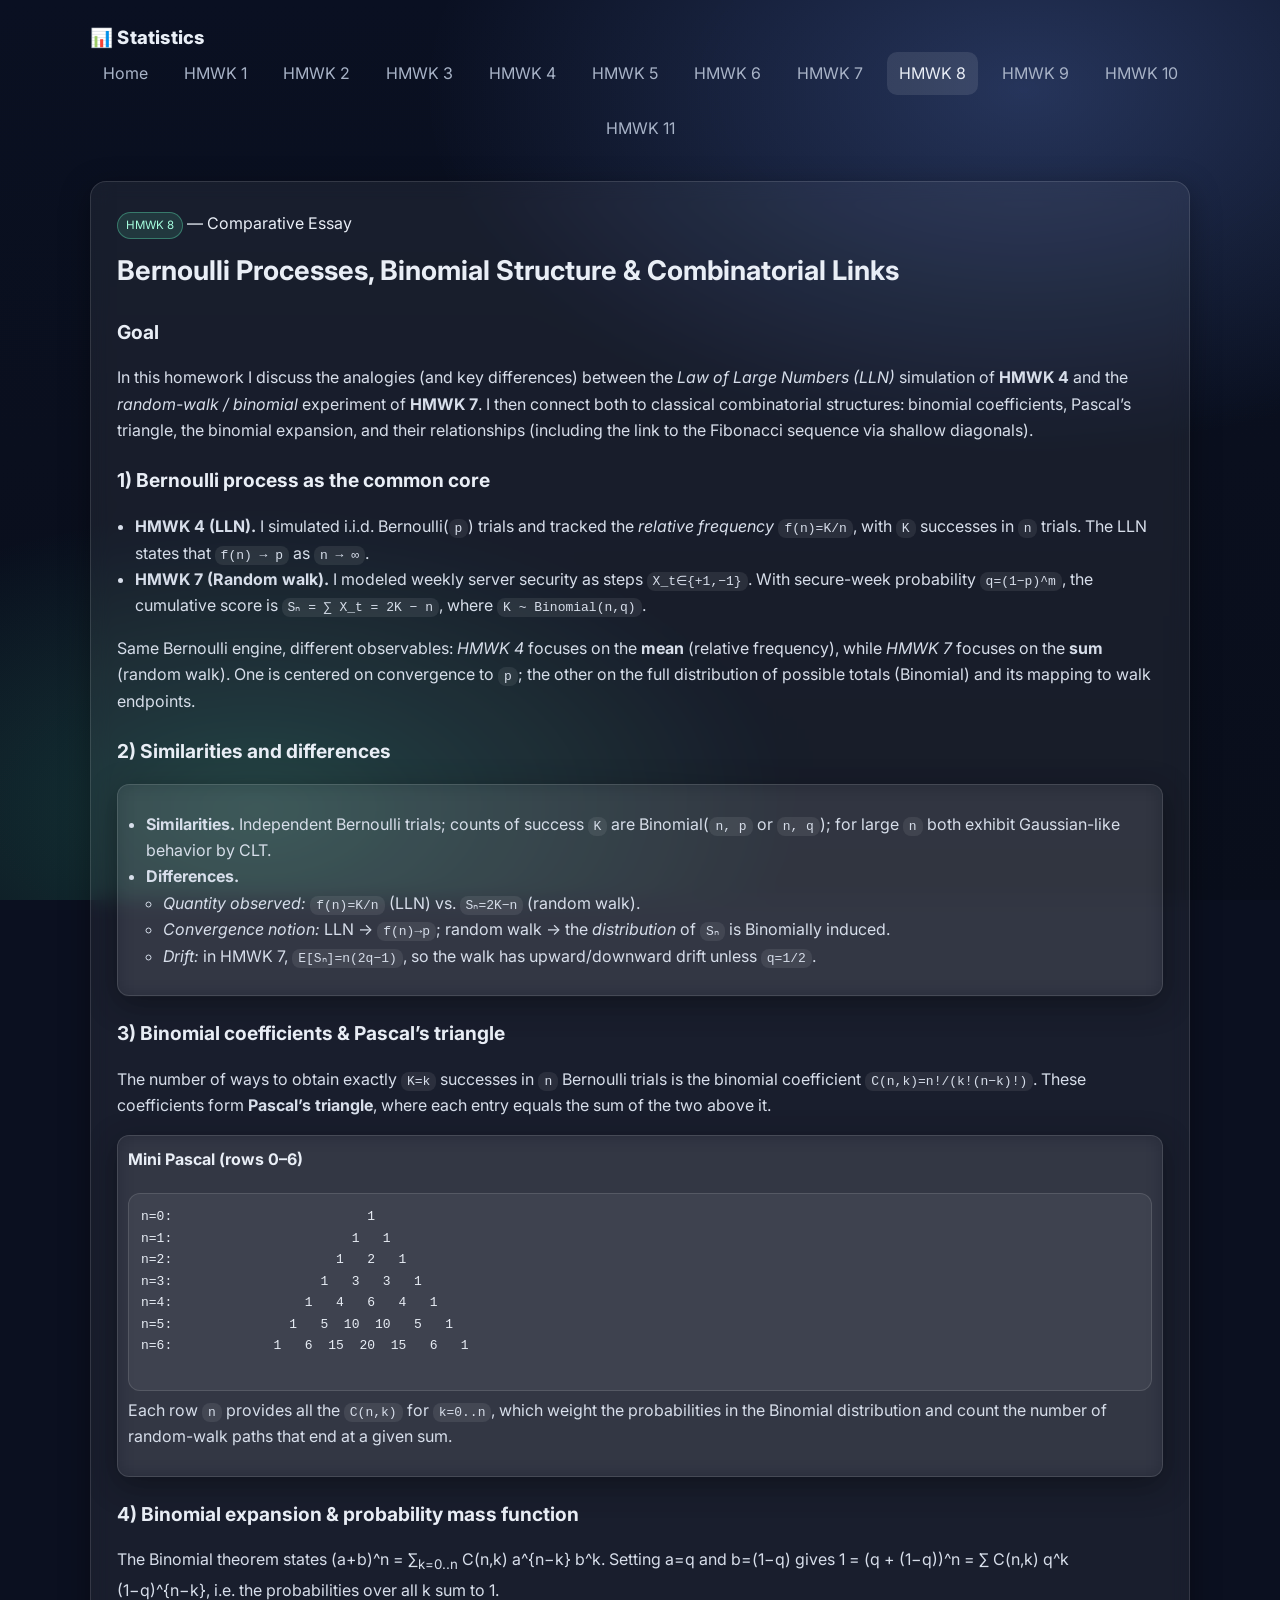
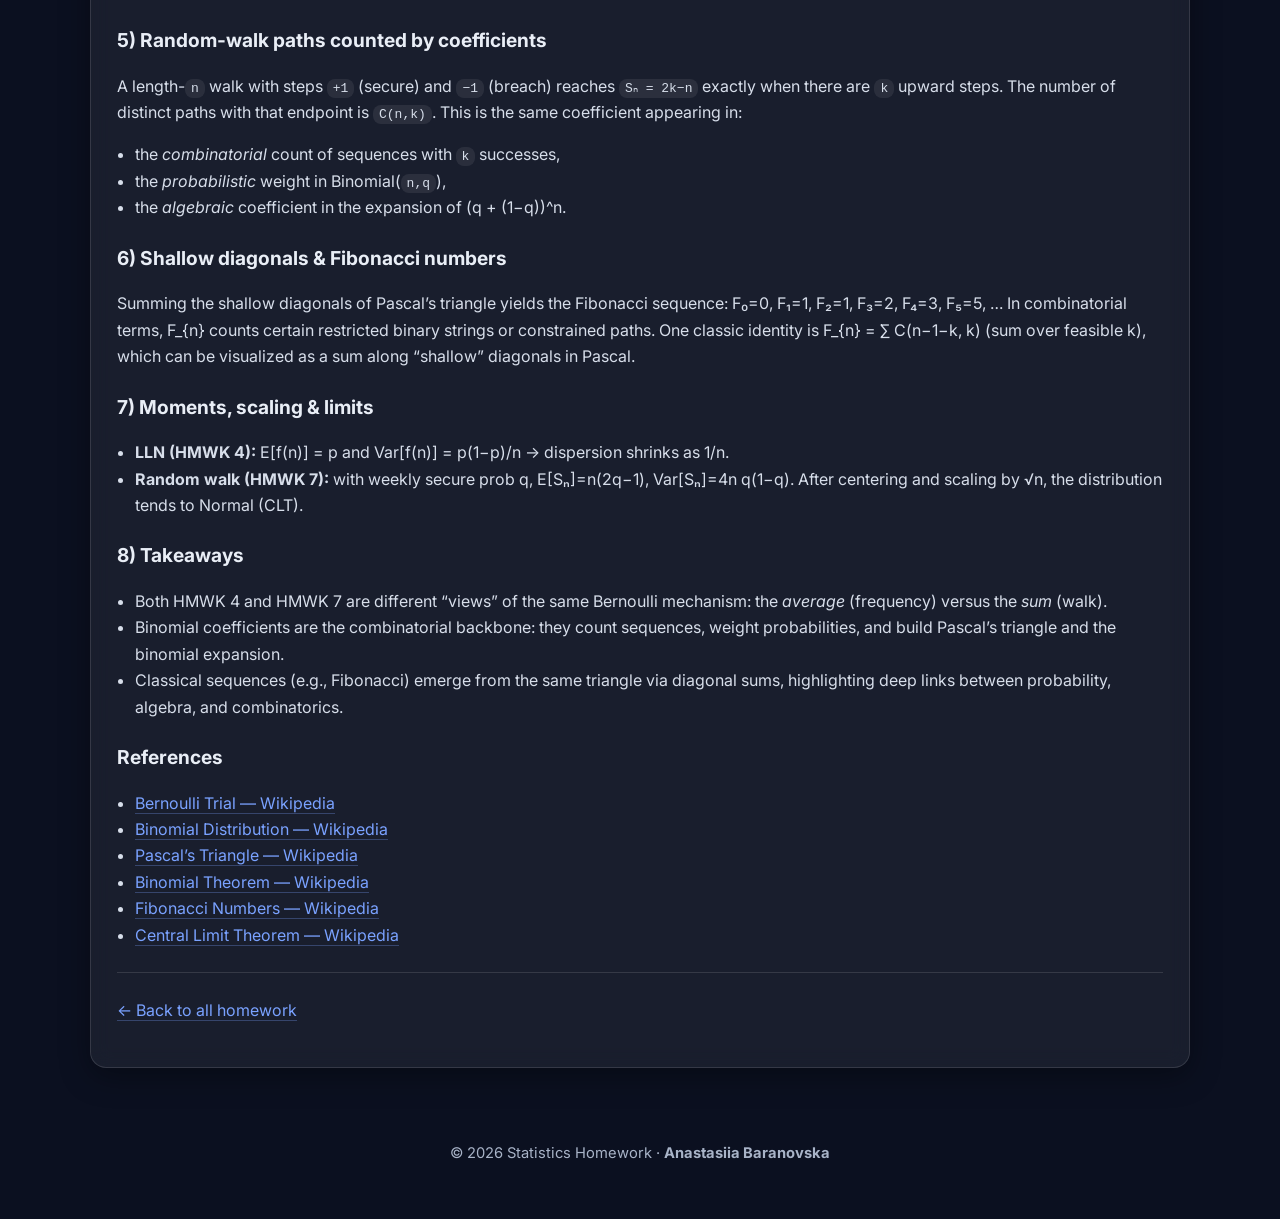
<file: hmwk8.html>
<!DOCTYPE html>
<html lang="en">
<head>
  <meta charset="UTF-8" />
  <meta name="viewport" content="width=device-width, initial-scale=1" />
  <title> HMWK 8 · Bernoulli Processes, Binomial Structure & Combinatorial Links</title>

  <link rel="preconnect" href="https://fonts.googleapis.com">
  <link rel="preconnect" href="https://fonts.gstatic.com" crossorigin>
  <link href="https://fonts.googleapis.com/css2?family=Inter:wght@400;600;800&display=swap" rel="stylesheet">
  <link rel="stylesheet" href="style.css?v=8" />
</head>
<body>
  <div class="bg-gradient" style="pointer-events:none; z-index:-1;"></div>

  <header class="site-header container">
    <a class="brand" href="index.html">📊 Statistics</a>
    <nav class="nav">
      <a href="index.html" class="nav-link">Home</a>
      <a href="hmwk1.html" class="nav-link">HMWK 1</a>
      <a href="hmwk2.html" class="nav-link">HMWK 2</a>
      <a href="hmwk3.html" class="nav-link">HMWK 3</a>
      <a href="hmwk4.html" class="nav-link">HMWK 4</a>
      <a href="hmwk5.html" class="nav-link">HMWK 5</a>
      <a href="hmwk6.html" class="nav-link">HMWK 6</a>
      <a href="hmwk7.html" class="nav-link">HMWK 7</a>
      <a href="hmwk8.html" class="nav-link active">HMWK 8</a>
      <a href="hmwk9.html" class="nav-link">HMWK 9</a>
      <a href="hmwk10.html" class="nav-link">HMWK 10</a>
      <a href="hmwk11.html" class="nav-link">HMWK 11</a>
    </nav>
  </header>

  <main class="container">
    <article class="post glass">
      <div class="post-meta">
        <span class="badge">HMWK 8</span>
        <span>—</span>
        <span>Comparative Essay</span>
      </div>

      <h1>Bernoulli Processes, Binomial Structure & Combinatorial Links</h1>

      <h2>Goal</h2>
      <p>
        In this homework I discuss the analogies (and key differences) between the
        <em>Law of Large Numbers (LLN)</em> simulation of <strong>HMWK&nbsp;4</strong> and the
        <em>random-walk / binomial</em> experiment of <strong>HMWK&nbsp;7</strong>.
        I then connect both to classical combinatorial structures: binomial coefficients,
        Pascal’s triangle, the binomial expansion, and their relationships (including the link to
        the Fibonacci sequence via shallow diagonals).
      </p>

      <h2>1) Bernoulli process as the common core</h2>
      <ul>
        <li>
          <strong>HMWK 4 (LLN).</strong> I simulated i.i.d. Bernoulli(<code>p</code>) trials and tracked the
          <em>relative frequency</em> <code>f(n)=K/n</code>, with <code>K</code> successes in <code>n</code> trials.
          The LLN states that <code>f(n) → p</code> as <code>n → ∞</code>.
        </li>
        <li>
          <strong>HMWK 7 (Random walk).</strong> I modeled weekly server security as steps <code>X_t∈{+1,−1}</code>.
          With secure-week probability <code>q=(1−p)^m</code>, the cumulative score is
          <code>Sₙ = ∑ X_t = 2K − n</code>, where <code>K ~ Binomial(n,q)</code>.
        </li>
      </ul>

      <p class="muted small">
        Same Bernoulli engine, different observables:
        <em>HMWK 4</em> focuses on the <strong>mean</strong> (relative frequency), while <em>HMWK 7</em> focuses on the
        <strong>sum</strong> (random walk). One is centered on convergence to <code>p</code>; the other on the full
        distribution of possible totals (Binomial) and its mapping to walk endpoints.
      </p>

      <h2>2) Similarities and differences</h2>
      <div class="glass" style="padding:10px;border-radius:12px">
        <ul>
          <li><strong>Similarities.</strong> Independent Bernoulli trials; counts of success <code>K</code> are
              Binomial(<code>n, p</code> or <code>n, q</code>); for large <code>n</code> both exhibit Gaussian-like behavior by CLT.</li>
          <li><strong>Differences.</strong>
            <ul>
              <li><em>Quantity observed:</em> <code>f(n)=K/n</code> (LLN) vs. <code>Sₙ=2K−n</code> (random walk).</li>
              <li><em>Convergence notion:</em> LLN → <code>f(n)→p</code>; random walk → the <em>distribution</em> of <code>Sₙ</code> is Binomially induced.</li>
              <li><em>Drift:</em> in HMWK 7, <code>E[Sₙ]=n(2q−1)</code>, so the walk has upward/downward drift unless <code>q=1/2</code>.</li>
            </ul>
          </li>
        </ul>
      </div>

      <h2>3) Binomial coefficients & Pascal’s triangle</h2>
      <p>
        The number of ways to obtain exactly <code>K=k</code> successes in <code>n</code> Bernoulli trials is
        the binomial coefficient <code>C(n,k)=n!/(k!(n−k)!)</code>. These coefficients form
        <strong>Pascal’s triangle</strong>, where each entry equals the sum of the two above it.
      </p>

      <div class="glass" style="padding:10px;border-radius:12px; overflow:auto;">
        <h4 style="margin-top:0">Mini Pascal (rows 0–6)</h4>
        <pre class="mono small" style="margin:0">
n=0:                         1
n=1:                       1   1
n=2:                     1   2   1
n=3:                   1   3   3   1
n=4:                 1   4   6   4   1
n=5:               1   5  10  10   5   1
n=6:             1   6  15  20  15   6   1
        </pre>
        <p class="muted small" style="margin-top:6px">
          Each row <code>n</code> provides all the <code>C(n,k)</code> for <code>k=0..n</code>, which weight the probabilities
          in the Binomial distribution and count the number of random-walk paths that end at a given sum.
        </p>
      </div>

      <h2>4) Binomial expansion & probability mass function</h2>
      <p>
        The Binomial theorem states
        <span class="mono">(a+b)^n = ∑<sub>k=0..n</sub> C(n,k) a^{n−k} b^k</span>.
        Setting <span class="mono">a=q</span> and <span class="mono">b=(1−q)</span> gives
        <span class="mono">1 = (q + (1−q))^n = ∑ C(n,k) q^k (1−q)^{n−k}</span>,
        i.e. the probabilities over all <span class="mono">k</span> sum to 1.
      </p>

      <h2>5) Random-walk paths counted by coefficients</h2>
      <p>
        A length-<code>n</code> walk with steps <code>+1</code> (secure) and <code>−1</code> (breach) reaches
        <code>Sₙ = 2k−n</code> exactly when there are <code>k</code> upward steps. The number of distinct paths with
        that endpoint is <code>C(n,k)</code>. This is the same coefficient appearing in:
      </p>
      <ul>
        <li>the <em>combinatorial</em> count of sequences with <code>k</code> successes,</li>
        <li>the <em>probabilistic</em> weight in Binomial(<code>n,q</code>),</li>
        <li>the <em>algebraic</em> coefficient in the expansion of <span class="mono">(q + (1−q))^n</span>.</li>
      </ul>

      <h2>6) Shallow diagonals & Fibonacci numbers</h2>
      <p>
        Summing the shallow diagonals of Pascal’s triangle yields the Fibonacci sequence:
        <span class="mono">F₀=0, F₁=1, F₂=1, F₃=2, F₄=3, F₅=5, …</span>
        In combinatorial terms, <span class="mono">F_{n}</span> counts certain restricted binary strings or constrained paths.
        One classic identity is
        <span class="mono">F_{n} = ∑ C(n−1−k, k)</span> (sum over feasible <span class="mono">k</span>),
        which can be visualized as a sum along “shallow” diagonals in Pascal.
      </p>

      <h2>7) Moments, scaling & limits</h2>
      <ul>
        <li><strong>LLN (HMWK 4):</strong> <span class="mono">E[f(n)] = p</span> and
            <span class="mono">Var[f(n)] = p(1−p)/n</span> → dispersion shrinks as <span class="mono">1/n</span>.</li>
        <li><strong>Random walk (HMWK 7):</strong> with weekly secure prob <span class="mono">q</span>,
            <span class="mono">E[Sₙ]=n(2q−1)</span>, <span class="mono">Var[Sₙ]=4n q(1−q)</span>.
            After centering and scaling by <span class="mono">√n</span>, the distribution tends to Normal (CLT).</li>
      </ul>

      <h2>8) Takeaways</h2>
      <ul>
        <li>Both HMWK 4 and HMWK 7 are different “views” of the same Bernoulli mechanism:
            the <em>average</em> (frequency) versus the <em>sum</em> (walk).</li>
        <li>Binomial coefficients are the combinatorial backbone:
            they count sequences, weight probabilities, and build Pascal’s triangle and the binomial expansion.</li>
        <li>Classical sequences (e.g., Fibonacci) emerge from the same triangle via diagonal sums,
            highlighting deep links between probability, algebra, and combinatorics.</li>
      </ul>

      <h2>References</h2>
      <ul>
        <li><a href="https://en.wikipedia.org/wiki/Bernoulli_trial" target="_blank" rel="noopener">Bernoulli Trial — Wikipedia</a></li>
        <li><a href="https://en.wikipedia.org/wiki/Binomial_distribution" target="_blank" rel="noopener">Binomial Distribution — Wikipedia</a></li>
        <li><a href="https://en.wikipedia.org/wiki/Pascal%27s_triangle" target="_blank" rel="noopener">Pascal’s Triangle — Wikipedia</a></li>
        <li><a href="https://en.wikipedia.org/wiki/Binomial_theorem" target="_blank" rel="noopener">Binomial Theorem — Wikipedia</a></li>
        <li><a href="https://en.wikipedia.org/wiki/Fibonacci_number" target="_blank" rel="noopener">Fibonacci Numbers — Wikipedia</a></li>
        <li><a href="https://en.wikipedia.org/wiki/Central_limit_theorem" target="_blank" rel="noopener">Central Limit Theorem — Wikipedia</a></li>
      </ul>

      <hr />
      <p class="back"><a href="index.html">← Back to all homework</a></p>
    </article>
  </main>

  <footer class="site-footer container">
    <p>© <span id="y"></span> Statistics Homework · <strong>Anastasiia Baranovska</strong></p>
  </footer>
  <script>document.getElementById('y').textContent = new Date().getFullYear();</script>
</body>
</html>
</file>
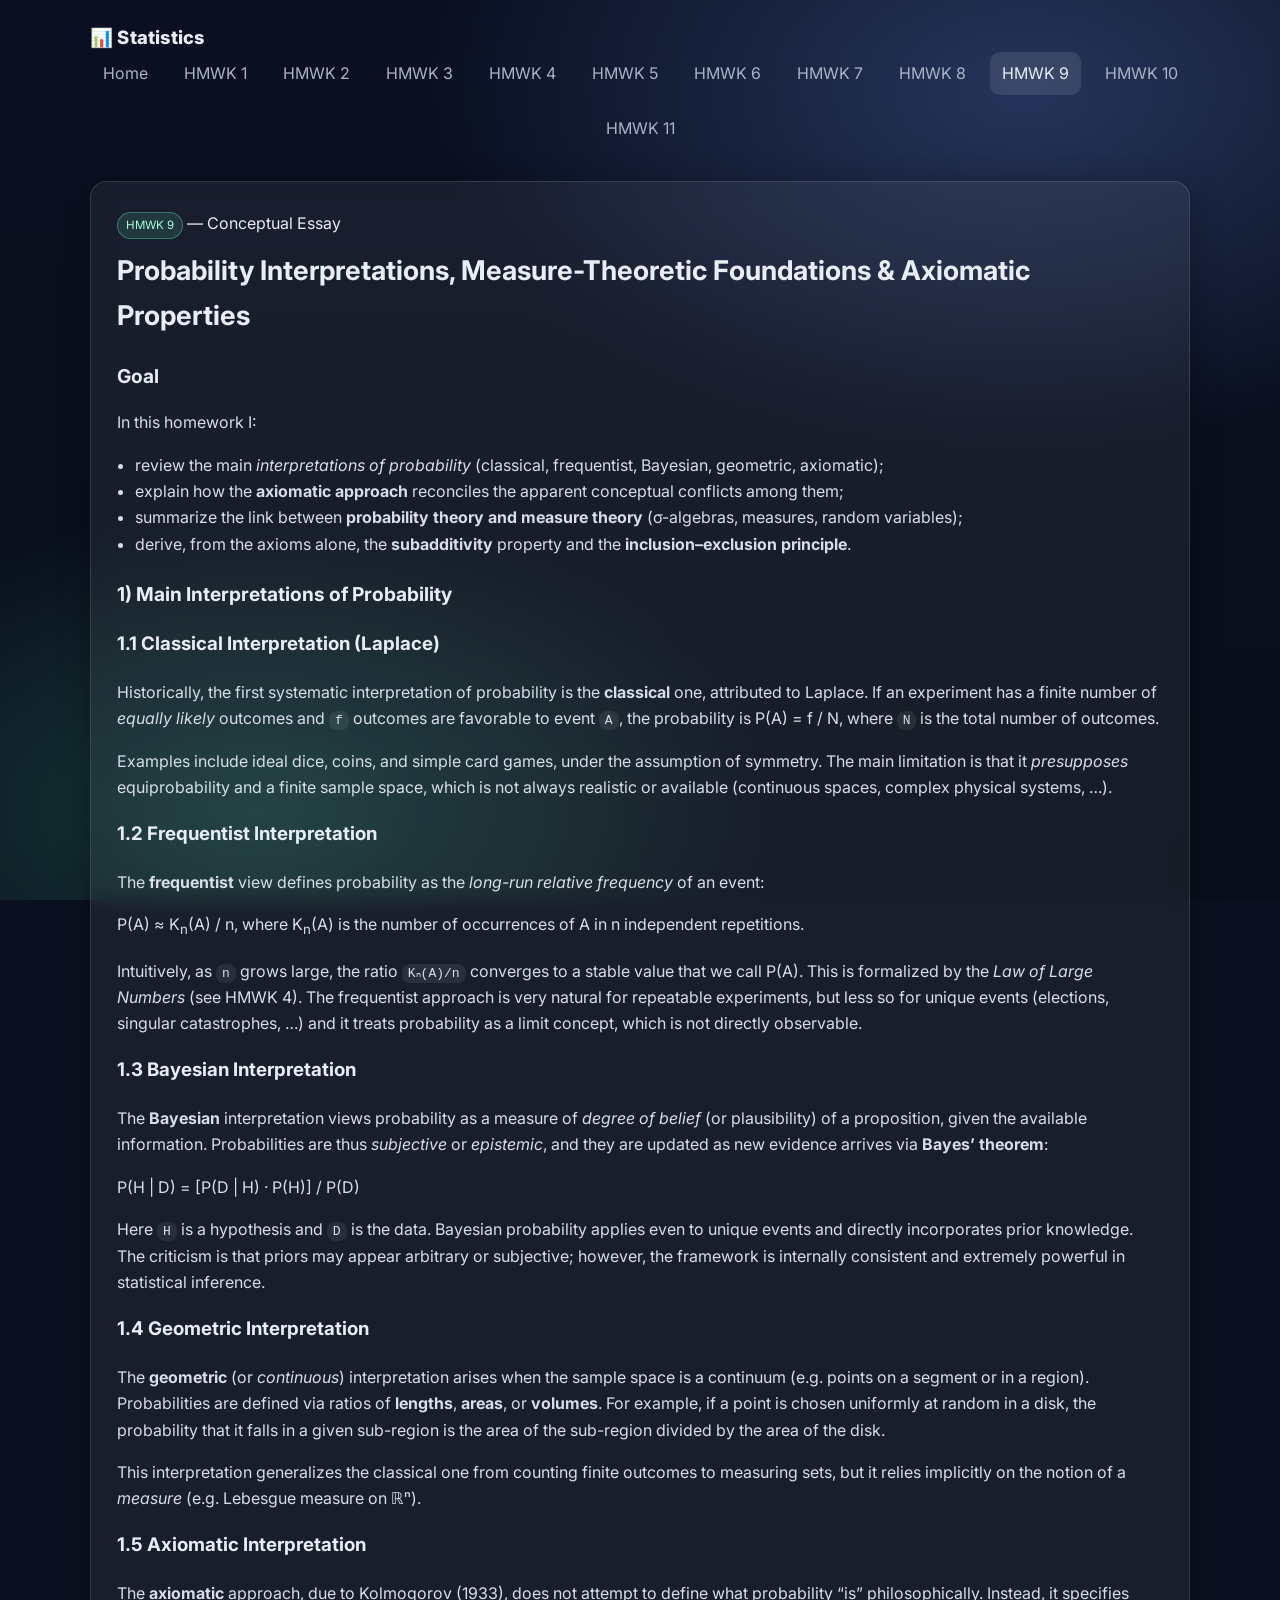
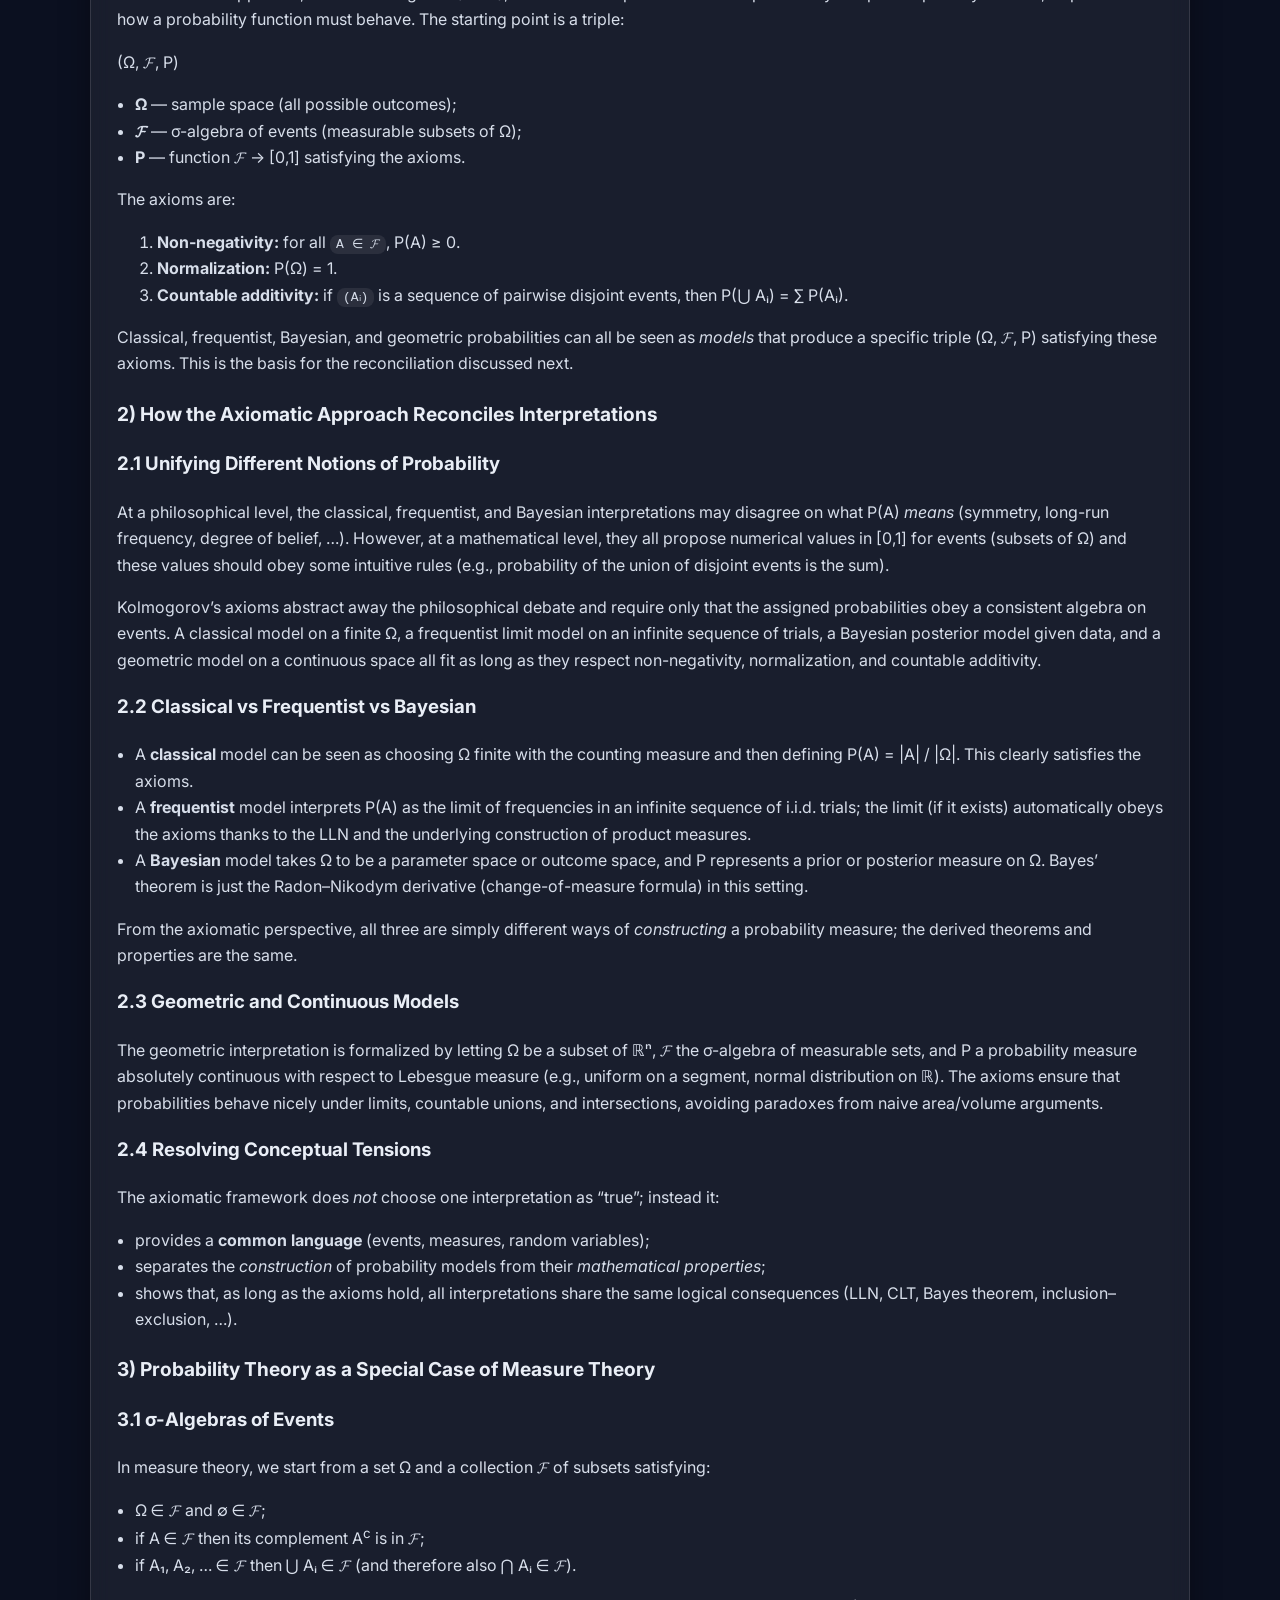
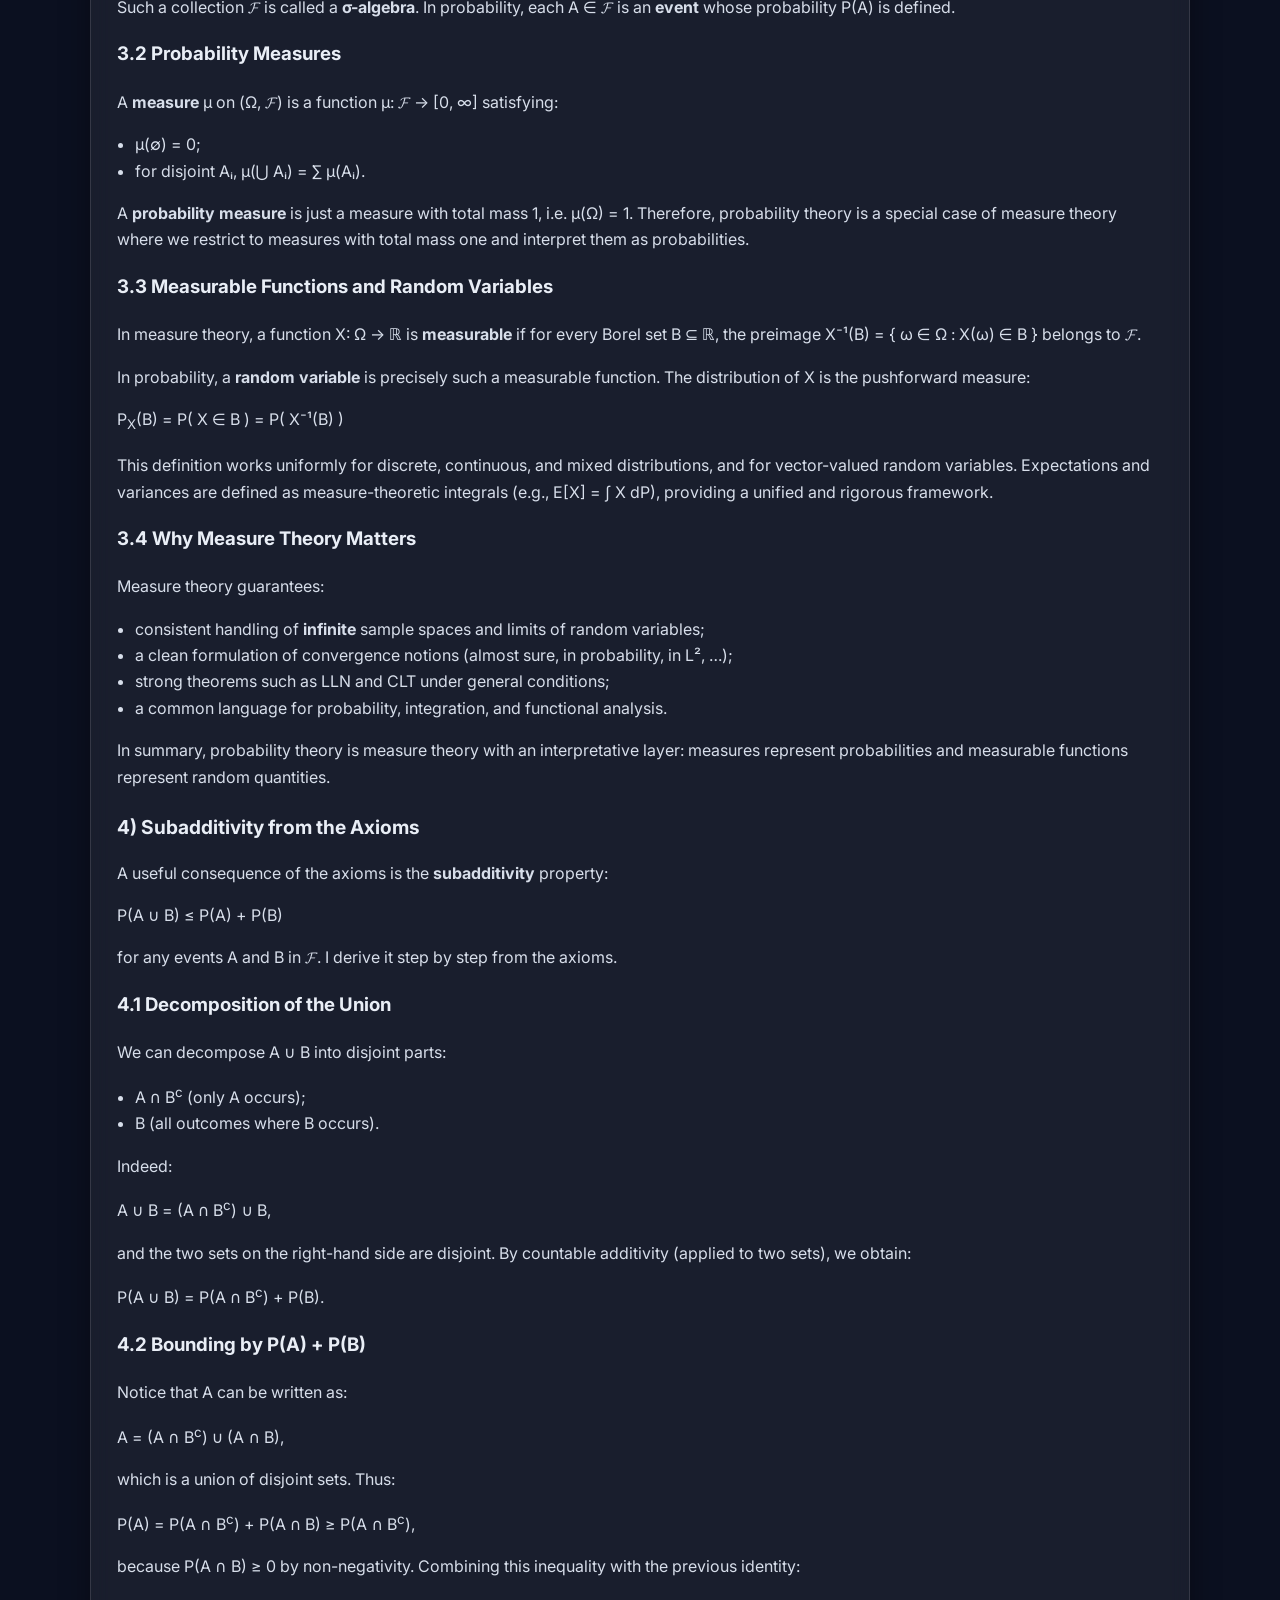
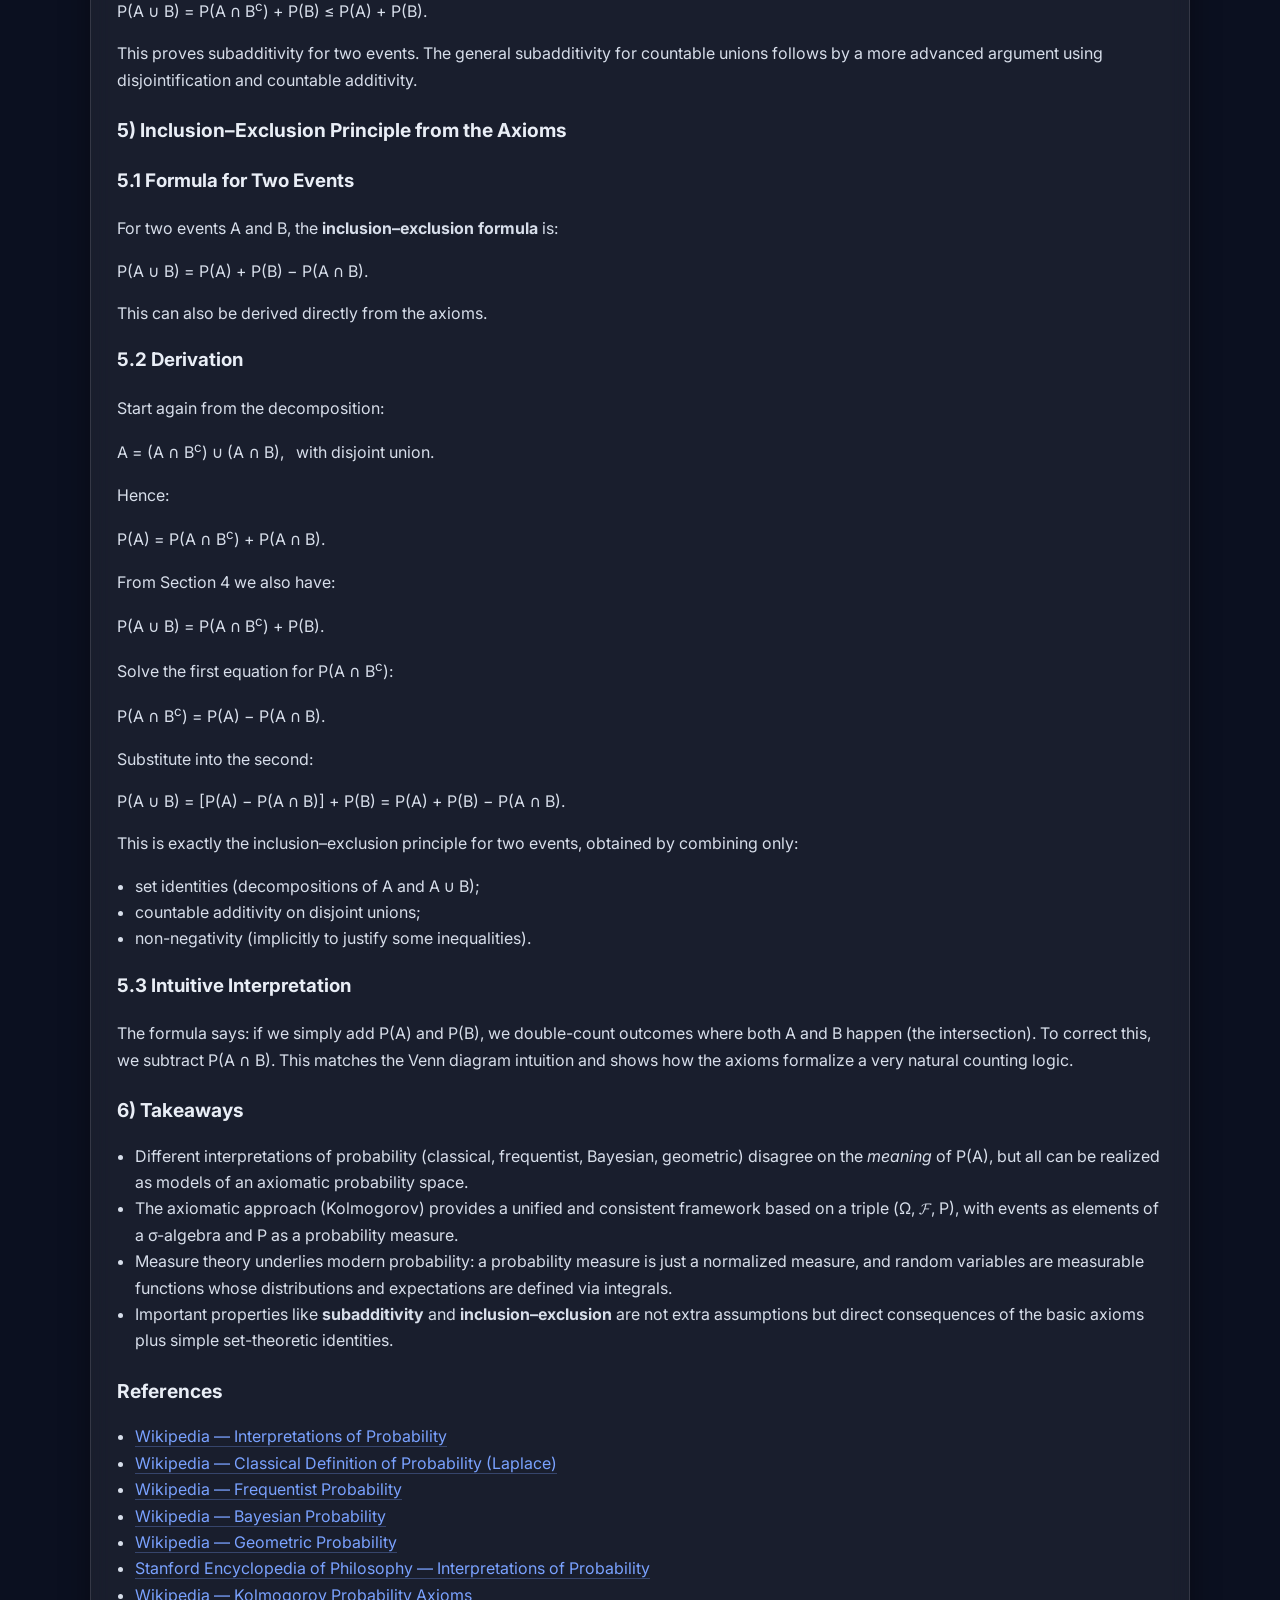
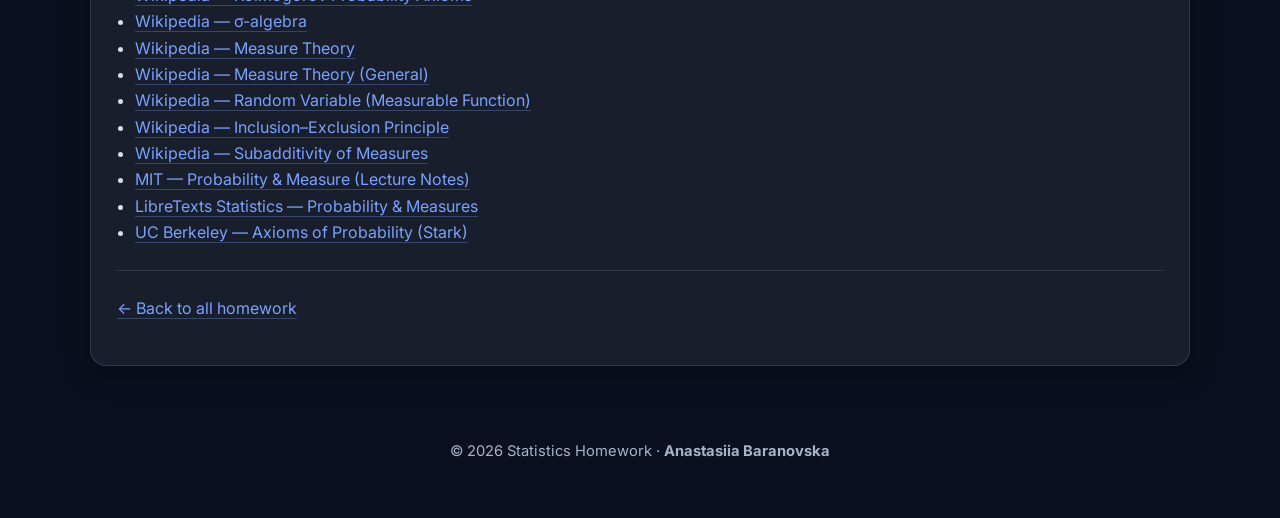
<file: hmwk9.html>
<!DOCTYPE html>
<html lang="en">
<head>
  <meta charset="UTF-8" />
  <meta name="viewport" content="width=device-width, initial-scale=1" />
  <title> HMWK 9 · Probability Interpretations, Measure Theory & Axioms</title>

  <link rel="preconnect" href="https://fonts.googleapis.com">
  <link rel="preconnect" href="https://fonts.gstatic.com" crossorigin>
  <link href="https://fonts.googleapis.com/css2?family=Inter:wght@400;600;800&display=swap" rel="stylesheet">
  <link rel="stylesheet" href="style.css?v=8" />
</head>
<body>
  <div class="bg-gradient" style="pointer-events:none; z-index:-1;"></div>

  <header class="site-header container">
    <a class="brand" href="index.html">📊 Statistics</a>
    <nav class="nav">
      <a href="index.html" class="nav-link">Home</a>
      <a href="hmwk1.html" class="nav-link">HMWK 1</a>
      <a href="hmwk2.html" class="nav-link">HMWK 2</a>
      <a href="hmwk3.html" class="nav-link">HMWK 3</a>
      <a href="hmwk4.html" class="nav-link">HMWK 4</a>
      <a href="hmwk5.html" class="nav-link">HMWK 5</a>
      <a href="hmwk6.html" class="nav-link">HMWK 6</a>
      <a href="hmwk7.html" class="nav-link">HMWK 7</a>
      <a href="hmwk8.html" class="nav-link">HMWK 8</a>
      <a href="hmwk9.html" class="nav-link active">HMWK 9</a>
      <a href="hmwk10.html" class="nav-link">HMWK 10</a>
      <a href="hmwk11.html" class="nav-link">HMWK 11</a>
    </nav>
  </header>

  <main class="container">
    <article class="post glass">
      <div class="post-meta">
        <span class="badge">HMWK 9</span>
        <span>—</span>
        <span>Conceptual Essay</span>
      </div>

      <h1>Probability Interpretations, Measure-Theoretic Foundations & Axiomatic Properties</h1>

      <h2>Goal</h2>
      <p>
        In this homework I:
      </p>
      <ul>
        <li>review the main <em>interpretations of probability</em> (classical, frequentist, Bayesian, geometric, axiomatic);</li>
        <li>explain how the <strong>axiomatic approach</strong> reconciles the apparent conceptual conflicts among them;</li>
        <li>summarize the link between <strong>probability theory and measure theory</strong> (σ-algebras, measures, random variables);</li>
        <li>derive, from the axioms alone, the <strong>subadditivity</strong> property and the <strong>inclusion–exclusion principle</strong>.</li>
      </ul>

      <!-- 1. Interpretations of probability -->

      <h2>1) Main Interpretations of Probability</h2>

      <h3>1.1 Classical Interpretation (Laplace)</h3>
      <p>
        Historically, the first systematic interpretation of probability is the <strong>classical</strong> one, attributed to Laplace.
        If an experiment has a finite number of <em>equally likely</em> outcomes and
        <code>f</code> outcomes are favorable to event <code>A</code>, the probability is
        <span class="mono">P(A) = f / N</span>, where <code>N</code> is the total number of outcomes.
      </p>
      <p>
        Examples include ideal dice, coins, and simple card games, under the assumption of symmetry.
        The main limitation is that it <em>presupposes</em> equiprobability and a finite sample space,
        which is not always realistic or available (continuous spaces, complex physical systems, &hellip;).
      </p>

      <h3>1.2 Frequentist Interpretation</h3>
      <p>
        The <strong>frequentist</strong> view defines probability as the <em>long-run relative frequency</em> of an event:
      </p>
      <p class="mono small">
        P(A) ≈ K<sub>n</sub>(A) / n, where K<sub>n</sub>(A) is the number of occurrences of A in n independent repetitions.
      </p>
      <p>
        Intuitively, as <code>n</code> grows large, the ratio <code>Kₙ(A)/n</code> converges to a stable value that we call
        <span class="mono">P(A)</span>. This is formalized by the <em>Law of Large Numbers</em> (see HMWK 4).
        The frequentist approach is very natural for repeatable experiments, but less so for unique events
        (elections, singular catastrophes, &hellip;) and it treats probability as a limit concept, which is not directly observable.
      </p>

      <h3>1.3 Bayesian Interpretation</h3>
      <p>
        The <strong>Bayesian</strong> interpretation views probability as a measure of <em>degree of belief</em> (or plausibility)
        of a proposition, given the available information. Probabilities are thus <em>subjective</em> or
        <em>epistemic</em>, and they are updated as new evidence arrives via <strong>Bayes’ theorem</strong>:
      </p>
      <p class="mono small">
        P(H | D) = [P(D | H) · P(H)] / P(D)
      </p>
      <p>
        Here <code>H</code> is a hypothesis and <code>D</code> is the data. Bayesian probability applies even to unique events
        and directly incorporates prior knowledge. The criticism is that priors may appear arbitrary or subjective;
        however, the framework is internally consistent and extremely powerful in statistical inference.
      </p>

      <h3>1.4 Geometric Interpretation</h3>
      <p>
        The <strong>geometric</strong> (or <em>continuous</em>) interpretation arises when the sample space is a continuum
        (e.g. points on a segment or in a region).
        Probabilities are defined via ratios of <strong>lengths</strong>, <strong>areas</strong>, or <strong>volumes</strong>.
        For example, if a point is chosen uniformly at random in a disk,
        the probability that it falls in a given sub-region is
        the area of the sub-region divided by the area of the disk.
      </p>
      <p>
        This interpretation generalizes the classical one from counting finite outcomes to measuring sets,
        but it relies implicitly on the notion of a <em>measure</em> (e.g. Lebesgue measure on ℝⁿ).
      </p>

      <h3>1.5 Axiomatic Interpretation</h3>
      <p>
        The <strong>axiomatic</strong> approach, due to Kolmogorov (1933), does not attempt to define what probability
        &ldquo;is&rdquo; philosophically. Instead, it specifies how a probability function must behave.
        The starting point is a triple:
      </p>
      <p class="mono small">
        (Ω, 𝓕, P)
      </p>
      <ul>
        <li><strong>Ω</strong> — sample space (all possible outcomes);</li>
        <li><strong>𝓕</strong> — σ-algebra of events (measurable subsets of Ω);</li>
        <li><strong>P</strong> — function 𝓕 → [0,1] satisfying the axioms.</li>
      </ul>
      <p>
        The axioms are:
      </p>
      <ol>
        <li><strong>Non-negativity:</strong> for all <code>A ∈ 𝓕</code>, <span class="mono">P(A) ≥ 0</span>.</li>
        <li><strong>Normalization:</strong> <span class="mono">P(Ω) = 1</span>.</li>
        <li><strong>Countable additivity:</strong> if <code>(Aᵢ)</code> is a sequence of pairwise disjoint events, then
          <span class="mono">P(⋃ Aᵢ) = ∑ P(Aᵢ)</span>.
        </li>
      </ol>
      <p>
        Classical, frequentist, Bayesian, and geometric probabilities can all be seen as
        <em>models</em> that produce a specific triple <span class="mono">(Ω, 𝓕, P)</span>
        satisfying these axioms. This is the basis for the reconciliation discussed next.
      </p>

      <!-- 2. How axioms resolve inconsistencies -->

      <h2>2) How the Axiomatic Approach Reconciles Interpretations</h2>

      <h3>2.1 Unifying Different Notions of Probability</h3>
      <p>
        At a philosophical level, the classical, frequentist, and Bayesian interpretations may disagree on what
        <span class="mono">P(A)</span> <em>means</em> (symmetry, long-run frequency, degree of belief, &hellip;).
        However, at a mathematical level, they all propose numerical values in <span class="mono">[0,1]</span> for events
        (subsets of Ω) and these values should obey some intuitive rules (e.g., probability of the union of disjoint
        events is the sum).
      </p>
      <p>
        Kolmogorov’s axioms abstract away the philosophical debate and require only that the assigned probabilities
        obey a consistent algebra on events. A classical model on a finite Ω, a frequentist limit model on an infinite
        sequence of trials, a Bayesian posterior model given data, and a geometric model on a continuous space all
        fit as long as they respect non-negativity, normalization, and countable additivity.
      </p>

      <h3>2.2 Classical vs Frequentist vs Bayesian</h3>
      <ul>
        <li>
          A <strong>classical</strong> model can be seen as choosing Ω finite with the counting measure and then defining
          <span class="mono">P(A) = |A| / |Ω|</span>. This clearly satisfies the axioms.
        </li>
        <li>
          A <strong>frequentist</strong> model interprets <span class="mono">P(A)</span> as the limit of frequencies in
          an infinite sequence of i.i.d. trials; the limit (if it exists) automatically obeys the axioms thanks to
          the LLN and the underlying construction of product measures.
        </li>
        <li>
          A <strong>Bayesian</strong> model takes Ω to be a parameter space or outcome space, and
          <span class="mono">P</span> represents a prior or posterior measure on Ω.
          Bayes’ theorem is just the Radon–Nikodym derivative (change-of-measure formula) in this setting.
        </li>
      </ul>
      <p>
        From the axiomatic perspective, all three are simply different ways of <em>constructing</em> a probability
        measure; the derived theorems and properties are the same.
      </p>

      <h3>2.3 Geometric and Continuous Models</h3>
      <p>
        The geometric interpretation is formalized by letting Ω be a subset of ℝⁿ, 𝓕 the σ-algebra of measurable sets,
        and P a probability measure absolutely continuous with respect to Lebesgue measure (e.g., uniform on a segment,
        normal distribution on ℝ).
        The axioms ensure that probabilities behave nicely under limits, countable unions, and intersections,
        avoiding paradoxes from naive area/volume arguments.
      </p>

      <h3>2.4 Resolving Conceptual Tensions</h3>
      <p>
        The axiomatic framework does <em>not</em> choose one interpretation as &ldquo;true&rdquo;; instead it:
      </p>
      <ul>
        <li>provides a <strong>common language</strong> (events, measures, random variables);</li>
        <li>separates the <em>construction</em> of probability models from their <em>mathematical properties</em>;</li>
        <li>shows that, as long as the axioms hold, all interpretations share the same logical consequences
          (LLN, CLT, Bayes theorem, inclusion–exclusion, &hellip;).</li>
      </ul>

      <!-- 3. Probability & measure theory -->

      <h2>3) Probability Theory as a Special Case of Measure Theory</h2>

      <h3>3.1 σ-Algebras of Events</h3>
      <p>
        In measure theory, we start from a set Ω and a collection 𝓕 of subsets satisfying:
      </p>
      <ul>
        <li>Ω ∈ 𝓕 and ∅ ∈ 𝓕;</li>
        <li>if A ∈ 𝓕 then its complement A<sup>c</sup> is in 𝓕;</li>
        <li>if A₁, A₂, &hellip; ∈ 𝓕 then ⋃ Aᵢ ∈ 𝓕 (and therefore also ⋂ Aᵢ ∈ 𝓕).</li>
      </ul>
      <p>
        Such a collection 𝓕 is called a <strong>σ-algebra</strong>. In probability,
        each A ∈ 𝓕 is an <strong>event</strong> whose probability P(A) is defined.
      </p>

      <h3>3.2 Probability Measures</h3>
      <p>
        A <strong>measure</strong> μ on (Ω, 𝓕) is a function μ: 𝓕 → [0, ∞] satisfying:
      </p>
      <ul>
        <li>μ(∅) = 0;</li>
        <li>for disjoint Aᵢ, μ(⋃ Aᵢ) = ∑ μ(Aᵢ).</li>
      </ul>
      <p>
        A <strong>probability measure</strong> is just a measure with total mass 1, i.e. μ(Ω) = 1.
        Therefore, probability theory is a special case of measure theory where we restrict to measures
        with total mass one and interpret them as probabilities.
      </p>

      <h3>3.3 Measurable Functions and Random Variables</h3>
      <p>
        In measure theory, a function X: Ω → ℝ is <strong>measurable</strong> if
        for every Borel set B ⊆ ℝ, the preimage
        <span class="mono">X⁻¹(B) = { ω ∈ Ω : X(ω) ∈ B }</span> belongs to 𝓕.
      </p>
      <p>
        In probability, a <strong>random variable</strong> is precisely such a measurable function.
        The distribution of X is the pushforward measure:
      </p>
      <p class="mono small">
        P<sub>X</sub>(B) = P( X ∈ B ) = P( X⁻¹(B) )
      </p>
      <p>
        This definition works uniformly for discrete, continuous, and mixed distributions, and for vector-valued
        random variables. Expectations and variances are defined as measure-theoretic integrals
        (e.g., <span class="mono">E[X] = ∫ X dP</span>), providing a unified and rigorous framework.
      </p>

      <h3>3.4 Why Measure Theory Matters</h3>
      <p>
        Measure theory guarantees:
      </p>
      <ul>
        <li>consistent handling of <strong>infinite</strong> sample spaces and limits of random variables;</li>
        <li>a clean formulation of convergence notions (almost sure, in probability, in L², &hellip;);</li>
        <li>strong theorems such as LLN and CLT under general conditions;</li>
        <li>a common language for probability, integration, and functional analysis.</li>
      </ul>
      <p>
        In summary, probability theory is measure theory with an interpretative layer: measures represent
        probabilities and measurable functions represent random quantities.
      </p>

      <!-- 4. Subadditivity -->

      <h2>4) Subadditivity from the Axioms</h2>
      <p>
        A useful consequence of the axioms is the <strong>subadditivity</strong> property:
      </p>
      <p class="mono small">
        P(A ∪ B) ≤ P(A) + P(B)
      </p>
      <p>
        for any events A and B in 𝓕. I derive it step by step from the axioms.
      </p>

      <h3>4.1 Decomposition of the Union</h3>
      <p>
        We can decompose A ∪ B into disjoint parts:
      </p>
      <ul>
        <li>A ∩ B<sup>c</sup> (only A occurs);</li>
        <li>B (all outcomes where B occurs).</li>
      </ul>
      <p>
        Indeed:
      </p>
      <p class="mono small">
        A ∪ B = (A ∩ B<sup>c</sup>) ∪ B,
      </p>
      <p>
        and the two sets on the right-hand side are disjoint. By countable additivity (applied to two sets),
        we obtain:
      </p>
      <p class="mono small">
        P(A ∪ B) = P(A ∩ B<sup>c</sup>) + P(B).
      </p>

      <h3>4.2 Bounding by P(A) + P(B)</h3>
      <p>
        Notice that A can be written as:
      </p>
      <p class="mono small">
        A = (A ∩ B<sup>c</sup>) ∪ (A ∩ B),
      </p>
      <p>
        which is a union of disjoint sets. Thus:
      </p>
      <p class="mono small">
        P(A) = P(A ∩ B<sup>c</sup>) + P(A ∩ B) ≥ P(A ∩ B<sup>c</sup>),
      </p>
      <p>
        because P(A ∩ B) ≥ 0 by non-negativity.
        Combining this inequality with the previous identity:
      </p>
      <p class="mono small">
        P(A ∪ B) = P(A ∩ B<sup>c</sup>) + P(B) ≤ P(A) + P(B).
      </p>
      <p>
        This proves subadditivity for two events. The general subadditivity for countable unions follows
        by a more advanced argument using disjointification and countable additivity.
      </p>

      <!-- 5. Inclusion–Exclusion -->

      <h2>5) Inclusion–Exclusion Principle from the Axioms</h2>

      <h3>5.1 Formula for Two Events</h3>
      <p>
        For two events A and B, the <strong>inclusion–exclusion formula</strong> is:
      </p>
      <p class="mono small">
        P(A ∪ B) = P(A) + P(B) − P(A ∩ B).
      </p>
      <p>
        This can also be derived directly from the axioms.
      </p>

      <h3>5.2 Derivation</h3>
      <p>
        Start again from the decomposition:
      </p>
      <p class="mono small">
        A = (A ∩ B<sup>c</sup>) ∪ (A ∩ B), &nbsp; with disjoint union.
      </p>
      <p>
        Hence:
      </p>
      <p class="mono small">
        P(A) = P(A ∩ B<sup>c</sup>) + P(A ∩ B).
      </p>
      <p>
        From Section 4 we also have:
      </p>
      <p class="mono small">
        P(A ∪ B) = P(A ∩ B<sup>c</sup>) + P(B).
      </p>
      <p>
        Solve the first equation for <span class="mono">P(A ∩ B<sup>c</sup>)</span>:
      </p>
      <p class="mono small">
        P(A ∩ B<sup>c</sup>) = P(A) − P(A ∩ B).
      </p>
      <p>
        Substitute into the second:
      </p>
      <p class="mono small">
        P(A ∪ B) = [P(A) − P(A ∩ B)] + P(B) = P(A) + P(B) − P(A ∩ B).
      </p>
      <p>
        This is exactly the inclusion–exclusion principle for two events, obtained by
        combining only:
      </p>
      <ul>
        <li>set identities (decompositions of A and A ∪ B);</li>
        <li>countable additivity on disjoint unions;</li>
        <li>non-negativity (implicitly to justify some inequalities).</li>
      </ul>

      <h3>5.3 Intuitive Interpretation</h3>
      <p>
        The formula says: if we simply add P(A) and P(B), we double-count outcomes where both A and B happen
        (the intersection). To correct this, we subtract P(A ∩ B). This matches the Venn diagram intuition and shows
        how the axioms formalize a very natural counting logic.
      </p>

      <!-- Conclusion -->

      <h2>6) Takeaways</h2>
      <ul>
        <li>
          Different interpretations of probability (classical, frequentist, Bayesian, geometric) disagree on
          the <em>meaning</em> of P(A), but all can be realized as models of an axiomatic probability space.
        </li>
        <li>
          The axiomatic approach (Kolmogorov) provides a unified and consistent framework based on a triple
          <span class="mono">(Ω, 𝓕, P)</span>, with events as elements of a σ-algebra and P as a probability measure.
        </li>
        <li>
          Measure theory underlies modern probability: a probability measure is just a normalized measure, and
          random variables are measurable functions whose distributions and expectations are defined via integrals.
        </li>
        <li>
          Important properties like <strong>subadditivity</strong> and <strong>inclusion–exclusion</strong> are
          not extra assumptions but direct consequences of the basic axioms plus simple set-theoretic identities.
        </li>
      </ul>

      <h2>References</h2>
        <ul>
        <li>
            <a href="https://en.wikipedia.org/wiki/Probability_interpretations" target="_blank" rel="noopener">
            Wikipedia — Interpretations of Probability
            </a>
        </li>

        <li>
            <a href="https://en.wikipedia.org/wiki/Classical_definition_of_probability" target="_blank" rel="noopener">
            Wikipedia — Classical Definition of Probability (Laplace)
            </a>
        </li>

        <li>
            <a href="https://en.wikipedia.org/wiki/Frequentist_probability" target="_blank" rel="noopener">
            Wikipedia — Frequentist Probability
            </a>
        </li>

        <li>
            <a href="https://en.wikipedia.org/wiki/Bayesian_probability" target="_blank" rel="noopener">
            Wikipedia — Bayesian Probability
            </a>
        </li>

        <li>
            <a href="https://en.wikipedia.org/wiki/Geometric_probability" target="_blank" rel="noopener">
            Wikipedia — Geometric Probability
            </a>
        </li>

        <li>
            <a href="https://plato.stanford.edu/entries/probability-interpret/" target="_blank" rel="noopener">
            Stanford Encyclopedia of Philosophy — Interpretations of Probability
            </a>
        </li>

        <li>
            <a href="https://en.wikipedia.org/wiki/Probability_axioms" target="_blank" rel="noopener">
            Wikipedia — Kolmogorov Probability Axioms
            </a>
        </li>

        <li>
            <a href="https://en.wikipedia.org/wiki/Sigma-algebra" target="_blank" rel="noopener">
            Wikipedia — σ-algebra
            </a>
        </li>

        <li>
            <a href="https://en.wikipedia.org/wiki/Measure_(mathematics)" target="_blank" rel="noopener">
            Wikipedia — Measure Theory
            </a>
        </li>

        <li>
            <a href="https://en.wikipedia.org/wiki/Measure_theory" target="_blank" rel="noopener">
            Wikipedia — Measure Theory (General)
            </a>
        </li>

        <li>
            <a href="https://en.wikipedia.org/wiki/Random_variable" target="_blank" rel="noopener">
            Wikipedia — Random Variable (Measurable Function)
            </a>
        </li>

        <li>
            <a href="https://en.wikipedia.org/wiki/Inclusion%E2%80%93exclusion_principle" target="_blank" rel="noopener">
            Wikipedia — Inclusion–Exclusion Principle
            </a>
        </li>

        <li>
            <a href="https://en.wikipedia.org/wiki/Measure_(mathematics)#Subadditivity" target="_blank" rel="noopener">
            Wikipedia — Subadditivity of Measures
            </a>
        </li>

        <li>
            <a href="https://math.mit.edu/~dav/Probability%20and%20Measure.pdf" target="_blank" rel="noopener">
            MIT — Probability & Measure (Lecture Notes)
            </a>
        </li>

        <li>
            <a href="https://stats.libretexts.org/" target="_blank" rel="noopener">
            LibreTexts Statistics — Probability & Measures
            </a>
        </li>

        <li>
            <a href="https://www.stat.berkeley.edu/~stark/Java/Html/axioms.htm" target="_blank" rel="noopener">
            UC Berkeley — Axioms of Probability (Stark)
            </a>
        </li>
        </ul>


      <hr />
      <p class="back"><a href="index.html">← Back to all homework</a></p>
    </article>
  </main>

  <footer class="site-footer container">
    <p>© <span id="y"></span> Statistics Homework · <strong>Anastasiia Baranovska</strong></p>
  </footer>
  <script>document.getElementById('y').textContent = new Date().getFullYear();</script>
</body>
</html>
</file>
<file: style.css>
:root{
    --bg:#0b1020;
    --fg:#e9eef6;
    --muted:#a8b3c7;
    --primary:#7aa2ff;
    --glass-bg: rgba(255,255,255,0.06);
    --glass-brd: rgba(255,255,255,0.12);
    --radius:16px;
    --shadow: 0 8px 30px rgba(0,0,0,0.35);
  }
  
  *{box-sizing:border-box}
  html,body{height:100%}
  body{
    margin:0;
    font-family:Inter,system-ui,-apple-system,Segoe UI,Roboto,Ubuntu,Cantarell,"Helvetica Neue",Arial;
    color:var(--fg);
    background: var(--bg);
    line-height:1.65;
  }
  
  .bg-gradient{
    position:fixed; inset:0; z-index:-1;
    background:
      radial-gradient(1000px 600px at 80% 10%, rgba(122,162,255,0.25), transparent 60%),
      radial-gradient(900px 500px at 20% 90%, rgba(98,246,191,0.18), transparent 60%),
      linear-gradient(180deg, #0b1020 0%, #090e1a 100%);
    filter:saturate(110%);
  }
  
  .container{
    width:min(1100px, 92%);
    margin-inline:auto;
  }
  
  .site-header{
    display:flex; align-items:center; justify-content:space-between;
    padding:22px 0;
  }
  
  .brand{
    font-weight:800; font-size:1.15rem; letter-spacing:.2px;
    color:var(--fg); text-decoration:none;
  }
  
  .nav{display:flex; gap:14px; align-items:center}
  .nav-link{
    color:var(--muted); text-decoration:none; padding:8px 12px; border-radius:10px;
    transition:.2s;
  }
  .nav-link:hover{ color:var(--fg); background:rgba(255,255,255,0.06)}
  .nav-link.active{ color:var(--fg); background:rgba(255,255,255,0.10)}
  
  .hero{
    padding:26px 26px;
    margin:12px 0 22px;
  }
  .glass{
    background:var(--glass-bg);
    border:1px solid var(--glass-brd);
    border-radius:var(--radius);
    box-shadow:var(--shadow);
    backdrop-filter: blur(10px);
  }
  
  .grid{
    display:grid;
    grid-template-columns: repeat(auto-fill, minmax(260px, 1fr));
    gap:18px;
    margin: 18px 0 42px;
  }
  
  .card{
    display:flex; flex-direction:column; gap:10px;
    padding:18px;
    border-radius:var(--radius);
    background: linear-gradient(180deg, rgba(255,255,255,0.06), rgba(255,255,255,0.03));
    border:1px solid var(--glass-brd);
    text-decoration:none; color:var(--fg);
    transition: transform .15s ease, border-color .15s ease, background .15s ease;
  }
  .card:hover{
    transform: translateY(-3px);
    border-color: rgba(122,162,255,0.45);
    background: linear-gradient(180deg, rgba(255,255,255,0.08), rgba(255,255,255,0.04));
  }
  .card h3{margin:6px 0 0; font-size:1.05rem}
  .card p{margin:0; color:var(--muted)}
  .card-cta{margin-top:auto; opacity:.9; font-weight:600; color:var(--primary)}
  .card-badge{
    align-self:flex-start; font-size:.75rem; font-weight:700; letter-spacing:.3px;
    padding:4px 8px; border-radius:999px; background:rgba(122,162,255,.12);
    border:1px solid rgba(122,162,255,.35); color:var(--primary);
  }
  
  .card-disabled{ opacity:.5; cursor:not-allowed }
  
  .post{
    padding:28px 26px; margin:10px 0 40px;
  }
  .post h1{margin-top:10px; font-size:1.7rem}
  .post h2{margin-top:22px; font-size:1.2rem}
  .post p, .post li{color:#d7deea}
  .post code{
    background:rgba(255,255,255,0.08); padding:2px 6px; border-radius:8px;
  }
  .post .badge{
    display:inline-block; font-size:.72rem; padding:3px 8px; border-radius:999px;
    background:rgba(98,246,191,.12); border:1px solid rgba(98,246,191,.35); color:#a6ffdf;
  }
  .post .back a{color:var(--primary); text-decoration:none}
  .post .back a:hover{text-decoration:underline}
  
  .site-footer{
    padding:18px 0 40px; color:var(--muted); font-size:.92rem; text-align:center;
  }
  
  /* Small tweaks */
  img{max-width:100%; border-radius:12px}
  ul{padding-left:1.1rem}
  hr{border:0; height:1px; background:var(--glass-brd); margin:24px 0}
 

  .post a {
    color: #7aa2ff;
    text-decoration: none;
    border-bottom: 1px solid rgba(122,162,255,0.3);
    transition: 0.2s;
  }
  
  .post a:hover {
    color: #a4c1ff;
    border-color: rgba(122,162,255,0.6);
  }
  
  pre { background: rgba(255,255,255,0.06); border:1px solid var(--glass-brd); border-radius:12px; padding:12px; overflow:auto; }
pre code { font-family: ui-monospace, SFMono-Regular, Menlo, Consolas, "Liberation Mono", monospace; font-size:.95rem; color:#e9eef6; }
.screenshot{ display:block; max-width:100%; margin:10px auto 6px; border-radius:14px; border:1px solid var(--glass-brd); box-shadow: var(--shadow); }
figure{ margin: 14px 0; }
figcaption{ text-align:center; margin-top:6px; }

pre {
    background: rgba(255,255,255,0.06);
    border: 1px solid var(--glass-brd);
    border-radius: 12px;
    padding: 12px;
    overflow: auto;            /* abilita scroll orizzontale */
  }
  pre code {
    font-family: ui-monospace, SFMono-Regular, Menlo, Consolas, "Liberation Mono", monospace;
    font-size: .95rem;
    white-space: pre;          /* preserva allineamento senza spezzare */
  }
  
  /* Box dei blocchi pre/code: coerente con il tuo "glass" */
pre[class*="language-"], code[class*="language-"] {
  background: rgba(255,255,255,0.06) !important;
  border: 1px solid var(--glass-brd);
  border-radius: 12px;
  box-shadow: var(--shadow);
  color: #e9eef6;
}

pre[class*="language-"] {
  padding: 14px 16px;
  overflow: auto;
}

/* Colori token (più eleganti, in linea col tuo tema) */
.token.comment,
.token.prolog,
.token.doctype,
.token.cdata { color: #a8b3c7cc; }

.token.punctuation { color: #cdd8f3; }

.token.property,
.token.tag,
.token.constant,
.token.symbol,
.token.deleted { color: #ffa7a7; }

.token.boolean,
.token.number { color: #ffd28a; }

.token.selector,
.token.attr-name,
.token.string,
.token.char,
.token.builtin,
.token.inserted { color: #a6ffdf; }

.token.operator,
.token.entity,
.token.url { color: #c6d4ff; }

.token.atrule,
.token.attr-value,
.token.keyword { color: #7aa2ff; }

.token.function,
.token.class-name { color: #b7c8ff; }

.token.regex,
.token.important,
.token.variable { color: #ffcfdf; }

/* Pulsante Copy (se l’hai aggiunto) */
.copy-btn{
  position:absolute; top:8px; right:8px; font-size:.8rem;
  padding:6px 10px; border-radius:8px; border:1px solid var(--glass-brd);
  background:rgba(255,255,255,0.08); color:var(--fg); cursor:pointer;
}
.code-wrap{ position:relative; }

.btn{
    padding:8px 12px;
    border:1px solid var(--glass-brd);
    border-radius:10px;
    background:rgba(255,255,255,.08);
    cursor:pointer;
  }
  .table{ width:100%; border-collapse:collapse; }
  .table th,.table td{
    border:1px solid var(--glass-brd);
    padding:6px 8px;
    text-align:center;
  }
  .mutedbox{
    padding:10px 12px;
    border-radius:12px;
    border:1px solid var(--glass-brd);
    background:rgba(255,255,255,0.06);
    margin:10px 0;
  }

  
/* FIX: nessun overlay deve catturare i click */
.bg-gradient { pointer-events: none; z-index: -1; position: fixed; inset: 0; }
.glass::before, .post::before, .tool::before { pointer-events: none !important; }

/* (facoltativo) metti i contenuti sopra in z-index */
.post, .tool, .container, .site-header, .site-footer { position: relative; z-index: 1; }

.nav {
  display: flex;
  flex-wrap: wrap;       
  gap: 12px;            
  justify-content: center;
  align-items: center;
  text-align: center;
}

.site-header.container {
  flex-wrap: wrap;
  justify-content: space-between;
}

@media (max-width: 700px) {
  .nav {
    flex-direction: row;
    flex-wrap: wrap;
    gap: 10px;
    justify-content: center;
  }
  .nav-link {
    padding: 4px 8px;
    font-size: 14px;
  }
}
</file>
